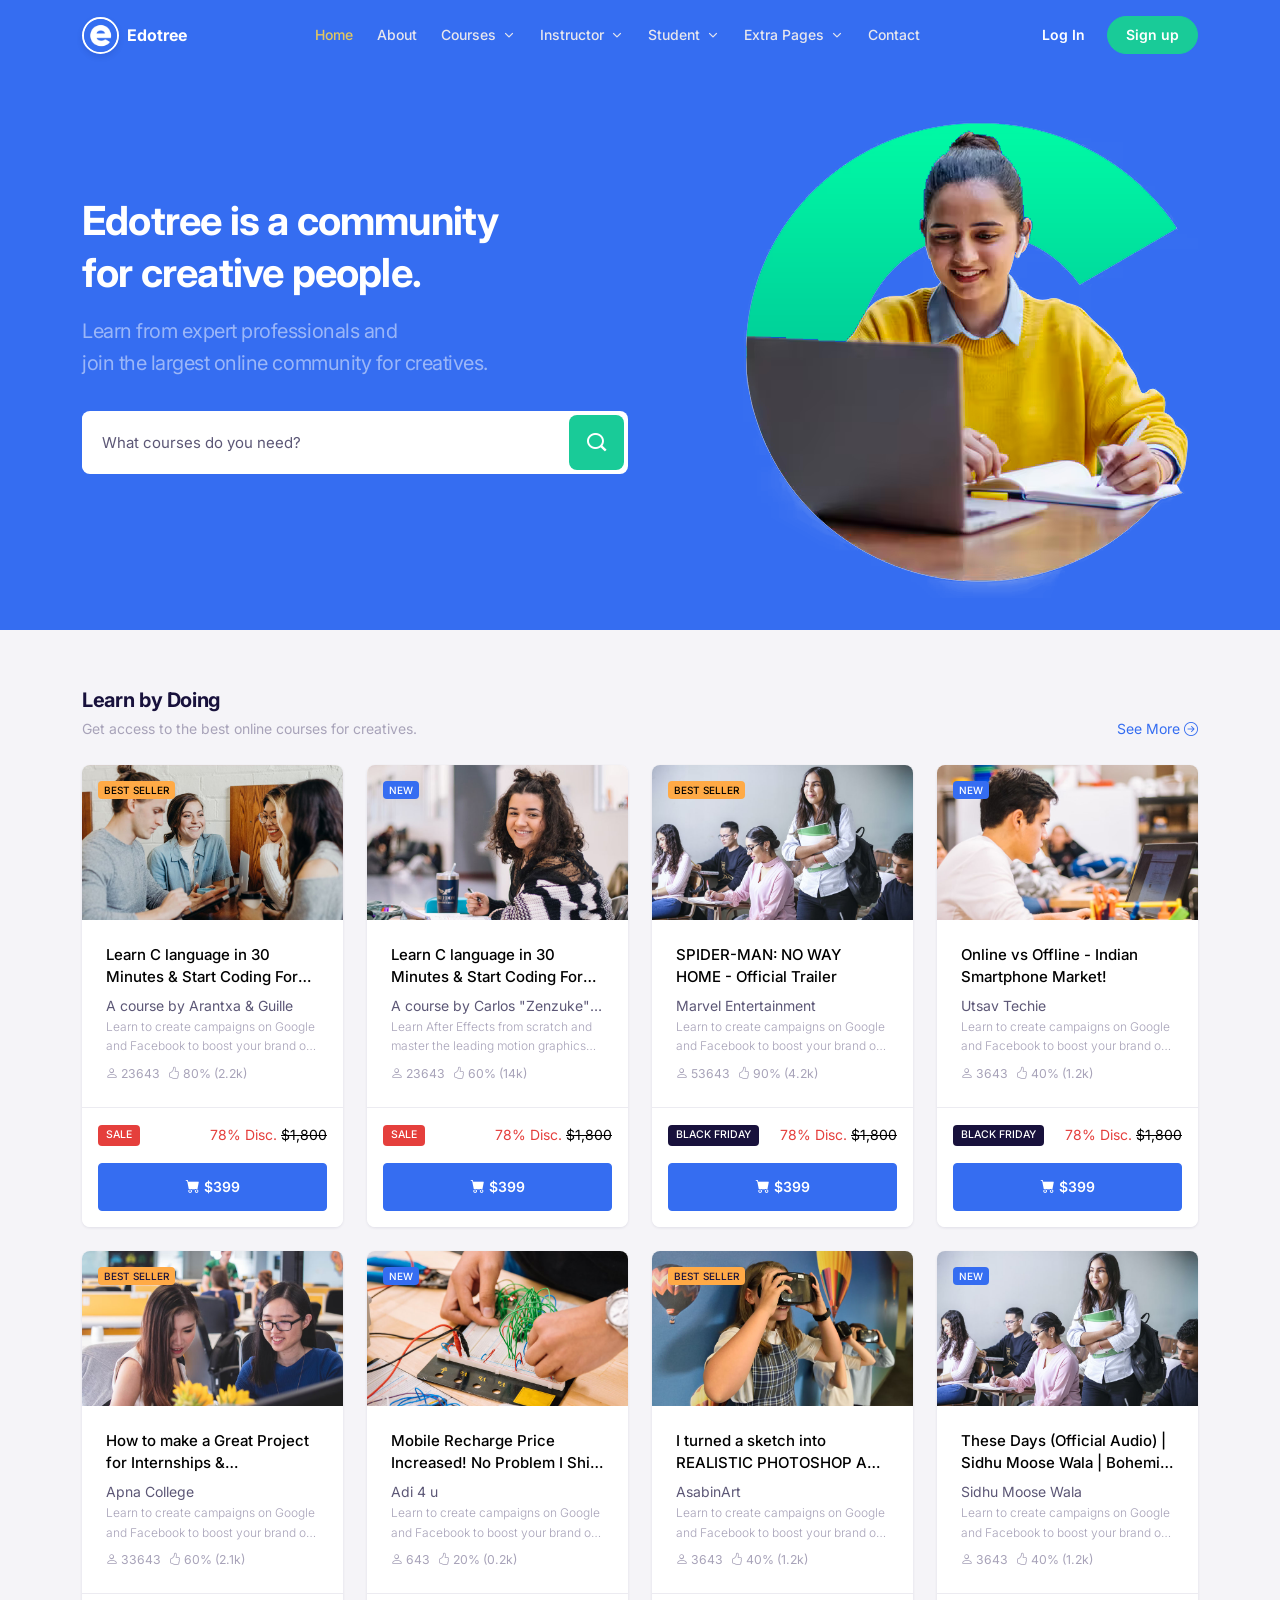
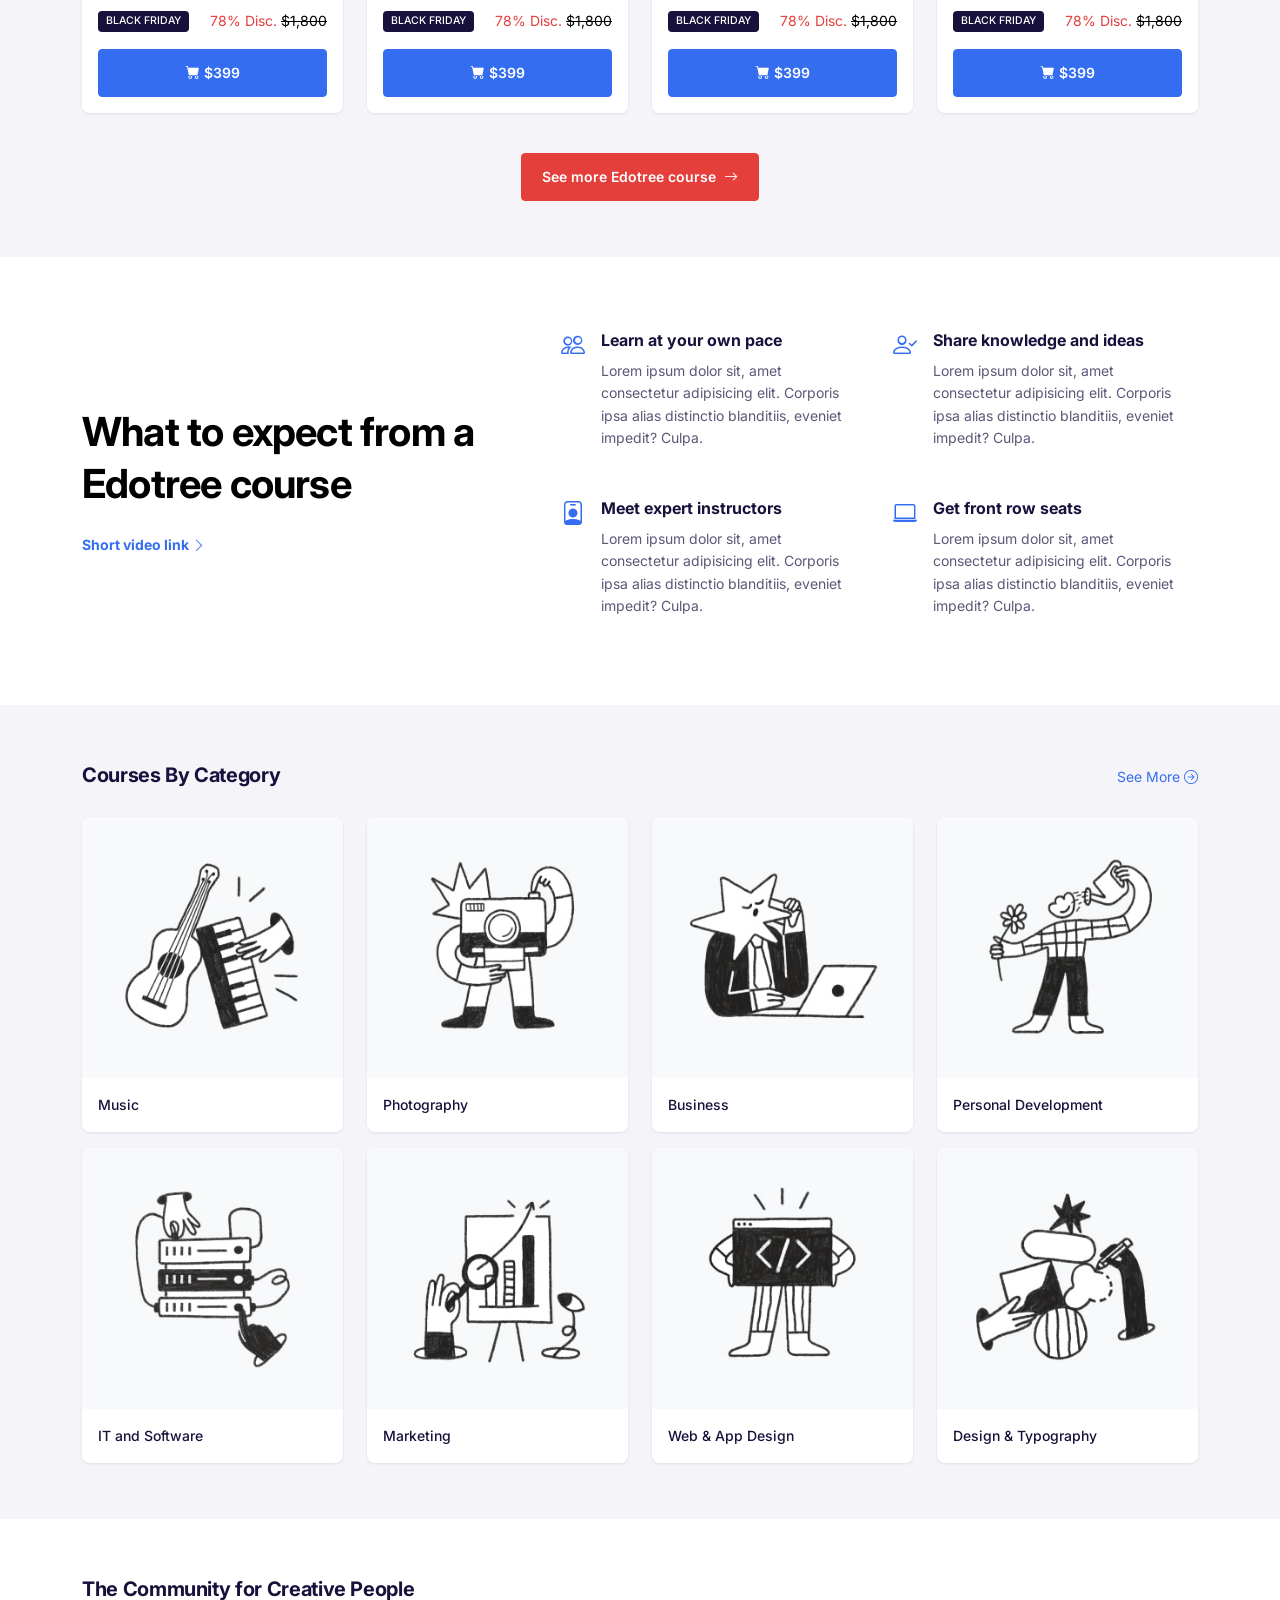
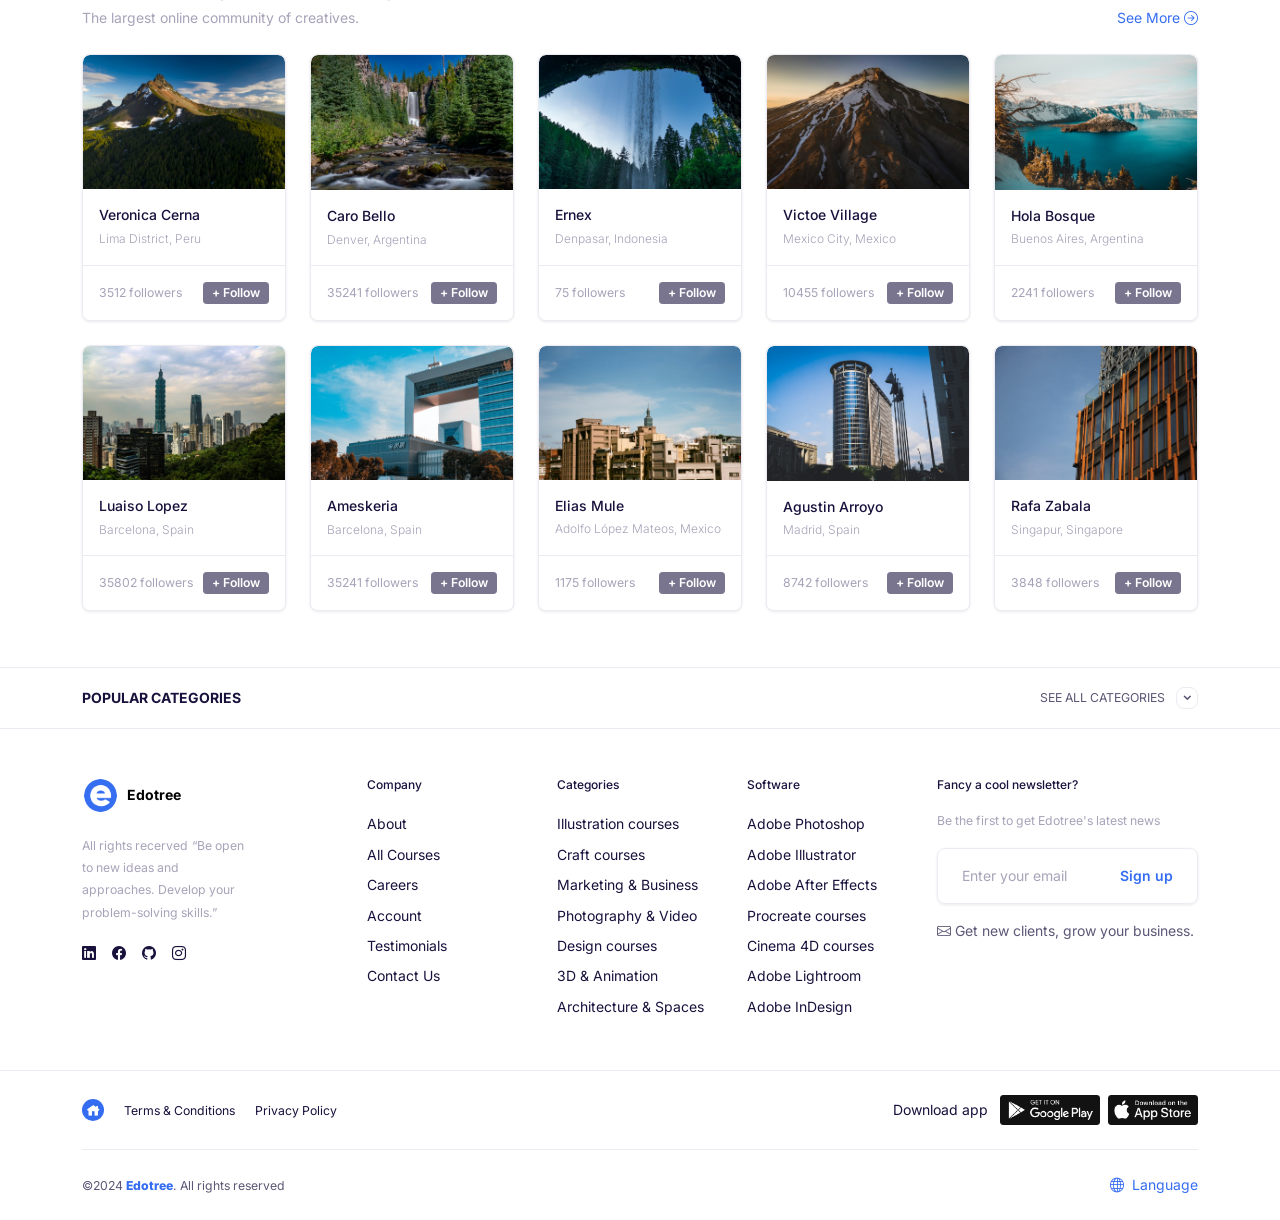
<file: index.html>
<!DOCTYPE html><html lang="en"><head>
      <!-- Required meta tags -->
      <meta charset="utf-8">
      <meta name="viewport" content="width=device-width, initial-scale=1">
      <link rel="icon" type="image/png" href="images/icon.png">
      <title>Edotree – Online Course & Education HTML5 Template</title>
      <meta name="description" content="Edotree">
      <meta name="keywords" content="Edotree">
      <!-- Custom Css -->
      <link href="css/style.css" rel="stylesheet">
      <!-- slick Slider -->
      <link href="css/slick.css" rel="stylesheet">
      <link href="css/slick-theme.css" rel="stylesheet">
      <!-- Icofont -->
      <link href="css/icofont.min.css" rel="stylesheet">
      <link rel="stylesheet" href="css/bootstrap-icons.css">
   </head>
   <body class="bg-light">
      <!-- navbar -->
      <nav class="navbar navbar-expand-lg navbar-dark bg-primary p-0 main-header-nav" id="nav-bar">
         <div class="container">
            <a href="index.html" class="brand d-flex align-items-center mb-0 text-decoration-none me-4 fw-bold h4 text-white">
            <img src="images/logo.png" alt="" class="img-fluid d-inline-block align-text-center me-2 rounded-pill border shadow">
            Edotree
            </a>
            <button class="navbar-toggler" type="button" data-bs-toggle="collapse" data-bs-target="#navbarSupportedContent" aria-controls="navbarSupportedContent" aria-expanded="false" aria-label="Toggle navigation">
            <span class="navbar-toggler-icon"></span>
            </button>
            <div class="collapse navbar-collapse" id="navbarSupportedContent">
               <ul class="navbar-nav mx-auto gap-2 mb-2 mb-lg-0">
                  <li class="nav-item mx-2">
                     <a class="nav-link px-0 py-4 active" href="index.html">Home</a>
                  </li>
                  <li class="nav-item mx-2">
                     <a class="nav-link px-0 py-4" href="about.html">About</a>
                  </li>
                  <li class="nav-item mx-2 dropdown">
                     <a class="nav-link dropdown-toggle px-0 py-4" href="#" role="button" data-bs-toggle="dropdown" aria-expanded="false">
                     Courses
                     </a>
                     <ul class="dropdown-menu m-0 border-0 shadow-sm p-2">
                        <li><a class="dropdown-item px-3 py-2 rounded" href="courses.html">All Courses</a></li>
                        <li><a class="dropdown-item px-3 py-2 rounded" href="courses-detail.html">Courses Detail</a></li>
                        <li><a class="dropdown-item px-3 py-2 rounded" href="successful.html">Order Successful</a></li>
                     </ul>
                  </li>
                  <li class="nav-item mx-2 dropdown">
                     <a class="nav-link dropdown-toggle px-0 py-4" href="#" role="button" data-bs-toggle="dropdown" aria-expanded="false">
                     Instructor
                     </a>
                     <ul class="dropdown-menu m-0 border-0 shadow-sm p-2">
                        <li><a class="dropdown-item px-3 py-2 rounded" href="Instructor/loginstruct.aspx">Log In</a></li>
                        
    
   
   
   <script src="js/jquery.min.js"></script>
   <!-- Bootstrap Bundle Js -->
   <script src="js/bootstrap.bundle.min.js"></script>
   <!-- Slick Js -->
   <script src="js/slick.min.js"></script>
   <!-- Custom Js -->
   <script src="js/custom.js"></script>
</body><!-- Jquery Js --></html>
                     </ul>
                  </li>
                  <li class="nav-item mx-2 dropdown">
                     <a class="nav-link dropdown-toggle px-0 py-4" href="#" role="button" data-bs-toggle="dropdown" aria-expanded="false">
                     Student
                     </a>
                     <ul class="dropdown-menu m-0 border-0 shadow-sm p-2">
                        <li><a class="dropdown-item px-3 py-2 rounded" href="student-billing-info.html">Billing Info</a></li>
                        <li><a class="dropdown-item px-3 py-2 rounded" href="student-delete-profile.html">Delete Profile</a></li>
                        <li><a class="dropdown-item px-3 py-2 rounded" href="student-edit-profile.html">Edit Profile</a></li>
                        <li><a class="dropdown-item px-3 py-2 rounded" href="student-invoice.html">Invoice</a></li>
                        <li><a class="dropdown-item px-3 py-2 rounded" href="student-linked-accounts.html">Linked Accounts</a></li>
                        <li><a class="dropdown-item px-3 py-2 rounded" href="student-notifications.html">Notifications</a></li>
                        <li><a class="dropdown-item px-3 py-2 rounded" href="student-payment.html">Payment</a></li>
                        <li><a class="dropdown-item px-3 py-2 rounded" href="student-profile-privacy.html">Profile Privacy</a></li>
                        <li><a class="dropdown-item px-3 py-2 rounded" href="student-security.html">Security</a></li>
                        <li><a class="dropdown-item px-3 py-2 rounded" href="student-social-profiles.html">Social Profiles</a></li>
                        <li><a class="dropdown-item px-3 py-2 rounded" href="student-subscriptions.html">Subscriptions</a></li>
                     </ul>
                  </li>
                  <li class="nav-item mx-2 dropdown">
                     <a class="nav-link dropdown-toggle px-0 py-4" href="#" role="button" data-bs-toggle="dropdown" aria-expanded="false">
                     Extra Pages
                     </a>
                     <ul class="dropdown-menu m-0 border-0 shadow-sm p-2">
                        <li><a class="dropdown-item px-3 py-2 rounded" href="signin.html">Login</a></li>
                        <li><a class="dropdown-item px-3 py-2 rounded" href="signup.html">Signup</a></li>
                        <li><a class="dropdown-item px-3 py-2 rounded" href="forgot.html">Forgot</a></li>
                        <li><a class="dropdown-item px-3 py-2 rounded" href="faq.html">FAQ</a></li>
                        <li><a class="dropdown-item px-3 py-2 rounded" href="careers.html">Careers</a></li>
                        <li><a class="dropdown-item px-3 py-2 rounded" href="testimonials.html">Testimonials</a></li>
                        <li><a class="dropdown-item px-3 py-2 rounded" href="terms-and-conditions.html">Terms & Conditions</a></li>
                        <li><a class="dropdown-item px-3 py-2 rounded" href="privacy-policy.html">Privacy Policy</a></li>
                        <li><a class="dropdown-item px-3 py-2 rounded" href="404.html">Not Found 404</a></li>
                     </ul>
                  </li>
                  <li class="nav-item mx-2">
                     <a class="nav-link px-0 py-4" href="contact.html">Contact</a>
                  </li>
               </ul>
               <div class="d-flex gap-1 align-items-center main-header-nav-right">
                  <a href="Login.aspx" class="btn text-decoration-none text-white rounded-pill border-0">Log In</a>
                  <a href="Registration.aspx" type="button" class="btn btn-success rounded-pill">Sign up</a>
               </div>
            </div>
         </div>
      </nav>
      <!-- Banner Search -->
      <div class="banner-search bg-primary py-5">
         <div class="container">
            <div class="row flex-lg-row-reverse align-items-center">
               <div class="col-12 col-lg-6 text-end">
                  <img src="images/hero-img.png" class="img-fluid" alt="#" loading="lazy">
               </div>
               <div class="col-lg-6">
                  <h1 class="fw-bold text-white display-4 mb-3">Edotree is a community <br>for creative people.</h1>
                  <p class="lead text-white-50 mb-0">Learn from expert professionals and<br> join
                     the largest online community for creatives.
                  </p>
                  <form action="courses.html" class="pt-2 mb-5">
                     <div class="d-flex mt-4 bg-white rounded-3 align-items-center services-search-form overflow-hidden">
                        <div class="form-floating services-search-form-service">
                           <input type="text" class="form-control border-0" id="sservice" placeholder="Enter Service...">
                           <label for="sservice">What <span class="text-body">courses</span> do you need?</label>
                        </div>
                        <button class="btn btn-success border-0 d-flex align-items-center rounded-3 text-uppercase m-1" type="submit"><i class="icofont-search-1"></i></button>
                     </div>
                  </form>
               </div>
            </div>
         </div>
      </div>
      <!-- sections -->
      <section class="bg-light py-5">
         <div class="container py-4">
            <div class="d-flex align-items-end gap-2 mb-4">
               <div>
                  <h3 class="pb-0 fw-bold text-dark mb-1">Learn by Doing</h3>
                  <p class="text-muted m-0">Get access to the best online courses for creatives.</p>
               </div>
               <a href="courses.html" class="text-decoration-none text-primary ms-auto">See More <i class="bi bi-arrow-right-circle"></i></a>
            </div>
            <!-- 1st video -->
            <div class="row row-cols-1 row-cols-md-2 row-cols-lg-4 g-4">
               <div class="col">
                  <div class="card h-100 border-0 shadow-sm rounded-3 overflow-hidden video-card-item position-relative">
                     <img src="images/1.jpg" class="img-fluid" alt="#" loading="lazy">
                     <div class="card-body">
                        <h6 class="card-title pb-3 text-black mb-0">
                           <span class="bg-warning badge text-black me-2">BEST SELLER</span>Learn C
                           language in 30 Minutes & Start Coding For Beginners in Hindi
                        </h6>
                        <p class="card-text mb-0">A course by Arantxa & Guille</p>
                        <div class="card-text text-muted small">Learn to create campaigns on Google and Facebook to boost
                           your brand or business
                        </div>
                        <div class="text-muted gap-2 pt-2 small d-flex">
                           <span><i class="bi bi-person"></i> 23643</span>
                           <span><i class="bi bi-hand-thumbs-up"></i> 80% (2.2k)</span>
                        </div>
                     </div>
                     <div class="card-footer border-0 bg-white border-top p-3">
                        <div class="d-flex align-items-center justify-content-between mb-3">
                           <span class="badge bg-danger text-white">SALE</span>
                           <div class="card-price text-danger">78% Disc. <del class="text-black">$1,800</del></div>
                        </div>
                        <div class="d-grid"><button class="btn btn-primary">
                           <i class="bi bi-cart-fill"></i> $399
                           </button>
                        </div>
                     </div>
                     <a href="courses-detail.html" class="stretched-link"></a>
                  </div>
               </div>
               <!-- 2nd video -->
               <div class="col">
                  <div class="card h-100 border-0 shadow-sm rounded-3 overflow-hidden video-card-item position-relative">
                     <img src="images/2.jpg" class="img-fluid" alt="#" loading="lazy">
                     <div class="card-body">
                        <h6 class="card-title pb-3 text-black mb-0">
                           <span class="bg-primary badge me-2">NEW</span>Learn C
                           language in 30 Minutes & Start Coding For Beginners in Hindi
                        </h6>
                        <p class="card-text mb-0">A course by Carlos "Zenzuke" Albarrán</p>
                        <div class="card-text text-muted small">Learn After Effects from scratch and master the leading motion graphics and post-</div>
                        <div class="text-muted gap-2 pt-2 small d-flex">
                           <span><i class="bi bi-person"></i> 23643</span>
                           <span><i class="bi bi-hand-thumbs-up"></i> 60% (14k)</span>
                        </div>
                     </div>
                     <div class="card-footer border-0 bg-white border-top p-3">
                        <div class="d-flex align-items-center justify-content-between mb-3">
                           <span class="badge bg-danger text-white">SALE</span>
                           <div class="card-price text-danger">78% Disc. <del class="text-black">$1,800</del></div>
                        </div>
                        <div class="d-grid"><button class="btn btn-primary">
                           <i class="bi bi-cart-fill"></i> $399
                           </button>
                        </div>
                     </div>
                     <a href="courses-detail.html" class="stretched-link"></a>
                  </div>
               </div>
               <!-- 3rd video -->
               <div class="col">
                  <div class="card h-100 border-0 shadow-sm rounded-3 overflow-hidden video-card-item position-relative">
                     <img src="images/3.jpg" class="img-fluid" alt="#" loading="lazy">
                     <div class="card-body">
                        <h6 class="card-title pb-3 text-black mb-0">
                           <span class="bg-warning badge text-black me-2">BEST SELLER</span>SPIDER-MAN: NO WAY HOME - Official Trailer
                        </h6>
                        <p class="card-text mb-0">
                           Marvel Entertainment
                        </p>
                        <div class="card-text text-muted small">Learn to create campaigns on Google and Facebook to boost
                           your brand or business
                        </div>
                        <div class="text-muted gap-2 pt-2 small d-flex">
                           <span><i class="bi bi-person"></i> 53643</span>
                           <span><i class="bi bi-hand-thumbs-up"></i> 90% (4.2k)</span>
                        </div>
                     </div>
                     <div class="card-footer border-0 bg-white border-top p-3">
                        <div class="d-flex align-items-center justify-content-between mb-3">
                           <span class="badge bg-dark text-white">BLACK FRIDAY</span>
                           <div class="card-price text-danger">78% Disc. <del class="text-black">$1,800</del></div>
                        </div>
                        <div class="d-grid"><button class="btn btn-primary">
                           <i class="bi bi-cart-fill"></i> $399
                           </button>
                        </div>
                     </div>
                     <a href="courses-detail.html" class="stretched-link"></a>
                  </div>
               </div>
               <!-- 4th video -->
               <div class="col">
                  <div class="card h-100 border-0 shadow-sm rounded-3 overflow-hidden video-card-item position-relative">
                     <img src="images/4.jpg" class="img-fluid" alt="#" loading="lazy">
                     <div class="card-body">
                        <h6 class="card-title pb-3 text-black mb-0">
                           <span class="bg-primary badge me-2">NEW</span>
                           Online vs Offline - Indian Smartphone Market!
                        </h6>
                        <p class="card-text mb-0">
                           Utsav Techie
                        </p>
                        <div class="card-text text-muted small">Learn to create campaigns on Google and Facebook to boost
                           your brand or business
                        </div>
                        <div class="text-muted gap-2 pt-2 small d-flex">
                           <span><i class="bi bi-person"></i> 3643</span>
                           <span><i class="bi bi-hand-thumbs-up"></i> 40% (1.2k)</span>
                        </div>
                     </div>
                     <div class="card-footer border-0 bg-white border-top p-3">
                        <div class="d-flex align-items-center justify-content-between mb-3">
                           <span class="badge bg-dark text-white">BLACK FRIDAY</span>
                           <div class="card-price text-danger">78% Disc. <del class="text-black">$1,800</del></div>
                        </div>
                        <div class="d-grid"><button class="btn btn-primary">
                           <i class="bi bi-cart-fill"></i> $399
                           </button>
                        </div>
                     </div>
                     <a href="courses-detail.html" class="stretched-link"></a>
                  </div>
               </div>
               <!-- 5th video -->
               <div class="col">
                  <div class="card h-100 border-0 shadow-sm rounded-3 overflow-hidden video-card-item position-relative">
                     <img src="images/5.jpg" class="img-fluid" alt="#" loading="lazy">
                     <div class="card-body">
                        <h6 class="card-title pb-3 text-black mb-0">
                           <span class="bg-warning text-dark badge me-2">BEST SELLER</span>
                           How to make a Great Project for Internships & Placements?
                        </h6>
                        <p class="card-text mb-0">
                           Apna College
                        </p>
                        <div class="card-text text-muted small">Learn to create campaigns on Google and Facebook to boost
                           your brand or business
                        </div>
                        <div class="text-muted gap-2 pt-2 small d-flex">
                           <span><i class="bi bi-person"></i> 33643</span>
                           <span><i class="bi bi-hand-thumbs-up"></i> 60% (2.1k)</span>
                        </div>
                     </div>
                     <div class="card-footer border-0 bg-white border-top p-3">
                        <div class="d-flex align-items-center justify-content-between mb-3">
                           <span class="badge bg-dark text-white">BLACK FRIDAY</span>
                           <div class="card-price text-danger">78% Disc. <del class="text-black">$1,800</del></div>
                        </div>
                        <div class="d-grid"><button class="btn btn-primary">
                           <i class="bi bi-cart-fill"></i> $399
                           </button>
                        </div>
                     </div>
                     <a href="courses-detail.html" class="stretched-link"></a>
                  </div>
               </div>
               <!-- 6th video -->
               <div class="col">
                  <div class="card h-100 border-0 shadow-sm rounded-3 overflow-hidden video-card-item position-relative">
                     <img src="images/6.jpg" class="img-fluid" alt="#" loading="lazy">
                     <div class="card-body">
                        <h6 class="card-title pb-3 text-black mb-0">
                           <span class="bg-primary badge me-2">NEW</span>
                           Mobile Recharge Price Increased! No Problem I Shift on this? Airtel, Jio, Vi Price Hike
                        </h6>
                        <p class="card-text mb-0">Adi 4 u</p>
                        <div class="card-text text-muted small">Learn to create campaigns on Google and Facebook to boost
                           your brand or business
                        </div>
                        <div class="text-muted gap-2 pt-2 small d-flex">
                           <span><i class="bi bi-person"></i> 643</span>
                           <span><i class="bi bi-hand-thumbs-up"></i> 20% (0.2k)</span>
                        </div>
                     </div>
                     <div class="card-footer border-0 bg-white border-top p-3">
                        <div class="d-flex align-items-center justify-content-between mb-3">
                           <span class="badge bg-dark text-white">BLACK FRIDAY</span>
                           <div class="card-price text-danger">78% Disc. <del class="text-black">$1,800</del></div>
                        </div>
                        <div class="d-grid"><button class="btn btn-primary">
                           <i class="bi bi-cart-fill"></i> $399
                           </button>
                        </div>
                     </div>
                     <a href="courses-detail.html" class="stretched-link"></a>
                  </div>
               </div>
               <!-- 7th video -->
               <div class="col">
                  <div class="card h-100 border-0 shadow-sm rounded-3 overflow-hidden video-card-item position-relative">
                     <img src="images/7.jpg" class="img-fluid" alt="#" loading="lazy">
                     <div class="card-body">
                        <h6 class="card-title pb-3 text-black mb-0">
                           <span class="bg-warning text-dark badge me-2">BEST SELLER</span>
                           I turned a sketch into REALISTIC PHOTOSHOP ART with 40 Stock Photos / VIDEO TUTORIAL
                        </h6>
                        <p class="card-text mb-0">
                           AsabinArt
                        </p>
                        <div class="card-text text-muted small">Learn to create campaigns on Google and Facebook to boost
                           your brand or business
                        </div>
                        <div class="text-muted gap-2 pt-2 small d-flex">
                           <span><i class="bi bi-person"></i> 3643</span>
                           <span><i class="bi bi-hand-thumbs-up"></i> 40% (1.2k)</span>
                        </div>
                     </div>
                     <div class="card-footer border-0 bg-white border-top p-3">
                        <div class="d-flex align-items-center justify-content-between mb-3">
                           <span class="badge bg-dark text-white">BLACK FRIDAY</span>
                           <div class="card-price text-danger">78% Disc. <del class="text-black">$1,800</del></div>
                        </div>
                        <div class="d-grid"><button class="btn btn-primary">
                           <i class="bi bi-cart-fill"></i> $399
                           </button>
                        </div>
                     </div>
                     <a href="courses-detail.html" class="stretched-link"></a>
                  </div>
               </div>
               <!-- 8th video -->
               <div class="col">
                  <div class="card h-100 border-0 shadow-sm rounded-3 overflow-hidden video-card-item position-relative">
                     <img src="images/3.jpg" class="img-fluid" alt="#" loading="lazy">
                     <div class="card-body">
                        <h6 class="card-title pb-3 text-black mb-0">
                           <span class="bg-primary badge me-2">NEW</span>
                           These Days (Official Audio) | Sidhu Moose Wala | Bohemia | The Kidd | Moosetape
                        </h6>
                        <p class="card-text mb-0">
                           Sidhu Moose Wala 
                        </p>
                        <div class="card-text text-muted small">Learn to create campaigns on Google and Facebook to boost
                           your brand or business
                        </div>
                        <div class="text-muted gap-2 pt-2 small d-flex">
                           <span><i class="bi bi-person"></i> 3643</span>
                           <span><i class="bi bi-hand-thumbs-up"></i> 40% (1.2k)</span>
                        </div>
                     </div>
                     <div class="card-footer border-0 bg-white border-top p-3">
                        <div class="d-flex align-items-center justify-content-between mb-3">
                           <span class="badge bg-dark text-white">BLACK FRIDAY</span>
                           <div class="card-price text-danger">78% Disc. <del class="text-black">$1,800</del></div>
                        </div>
                        <div class="d-grid"><button class="btn btn-primary">
                           <i class="bi bi-cart-fill"></i> $399
                           </button>
                        </div>
                     </div>
                     <a href="courses-detail.html" class="stretched-link"></a>
                  </div>
               </div>
            </div>
         </div>
         <div class="text-center mt-3 pb-4">
            <a href="courses.html" class="btn btn-danger">See more Edotree course  <i class="bi bi-arrow-right"></i></a>
         </div>
         
      </section>
      <!-- Edotree course 1st row -->
      <div class="feature-list d-none d-sm-block py-5 bg-white">
         <div class="container">
            <div class="row align-items-center py-4">
               <div class="col-lg-5 col-12">
                  <div>
                     <h1 class="fw-bold text-black display-4 mb-4">What to expect from a Edotree course</h1>
                     <a href="about.html" class="text-decoration-none fw-bold fs-5">Short video link <i class="bi bi-chevron-right"></i></a>
                  </div>
               </div>
               <div class="col-lg-7 col-12">
                  <div class="row row-cols-1 row-cols-md-2">
                     <div class="col p-3">
                        <div class="gap-3 d-flex">
                           <div><i class="bi bi-people text-primary h2"></i></div>
                           <div>
                              <h4 class="fw-bold text-dark">Learn at your own pace</h4>
                              <p>Lorem ipsum dolor sit, amet consectetur adipisicing elit. Corporis ipsa alias distinctio blanditiis,
                                 eveniet impedit? Culpa.
                              </p>
                           </div>
                        </div>
                     </div>
                     <div class="col p-3">
                        <div class="gap-3 d-flex">
                           <div><i class="bi bi-person-check text-primary h2"></i></div>
                           <div>
                              <h4 class="fw-bold text-dark">Share knowledge and ideas</h4>
                              <p>Lorem ipsum dolor sit, amet consectetur adipisicing elit. Corporis ipsa alias distinctio blanditiis,
                                 eveniet impedit? Culpa.
                              </p>
                           </div>
                        </div>
                     </div>
                     <div class="col p-3">
                        <div class="gap-3 d-flex">
                           <div><i class="bi bi-person-badge text-primary h2"></i></div>
                           <div>
                              <h4 class="fw-bold text-dark">Meet expert instructors</h4>
                              <p>Lorem ipsum dolor sit, amet consectetur adipisicing elit. Corporis ipsa alias distinctio blanditiis,
                                 eveniet impedit? Culpa.
                              </p>
                           </div>
                        </div>
                     </div>
                     <div class="col p-3">
                        <div class="gap-3 d-flex">
                           <div><i class="bi bi-laptop text-primary h2"></i></div>
                           <div>
                              <h4 class="fw-bold text-dark">Get front row seats</h4>
                              <p>Lorem ipsum dolor sit, amet consectetur adipisicing elit. Corporis ipsa alias distinctio blanditiis,
                                 eveniet impedit? Culpa.
                              </p>
                           </div>
                        </div>
                     </div>
                  </div>
               </div>
            </div>
         </div>
      </div>
      <!-- Courses -->
      <main class="bg-light py-5">
         <div class="container py-4">
            <div class="d-flex align-items-center gap-2 mb-4">
               <div>
                  <h3 class="pb-0 fw-bold text-dark mb-1">Courses By Category</h3>
               </div>
               <a href="courses.html" class="text-decoration-none text-primary ms-auto">See More <i class="bi bi-arrow-right-circle"></i></a>
            </div>
            <div class="row gy-3 row-cols-xl-4 row-cols-lg-4 row-cols-md-3 row-cols-2">
               <div class="col">
                  <div class="card h-100 border-0 shadow-sm rounded-3 overflow-hidden video-card-item position-relative cat-itemm">
                     <img src="images/1.jpeg" class="img-fluid">
                     <div class="card-body p-3">
                        <h6 class="card-title m-0">Music</h6>
                     </div>
                     <a href="courses.html" class="stretched-link"></a>
                  </div>
               </div>
               <div class="col">
                  <div class="card h-100 border-0 shadow-sm rounded-3 overflow-hidden video-card-item position-relative cat-itemm">
                     <img src="images/2.jpeg" class="img-fluid">
                     <div class="card-body p-3">
                        <h6 class="card-title m-0">Photography</h6>
                     </div>
                     <a href="courses.html" class="stretched-link"></a>
                  </div>
               </div>
               <div class="col">
                  <div class="card h-100 border-0 shadow-sm rounded-3 overflow-hidden video-card-item position-relative cat-itemm">
                     <img src="images/3.jpeg" class="img-fluid">
                     <div class="card-body p-3">
                        <h6 class="card-title m-0">Business</h6>
                     </div>
                     <a href="courses.html" class="stretched-link"></a>
                  </div>
               </div>
               <div class="col">
                  <div class="card h-100 border-0 shadow-sm rounded-3 overflow-hidden video-card-item position-relative cat-itemm">
                     <img src="images/4.jpeg" class="img-fluid">
                     <div class="card-body p-3">
                        <h6 class="card-title m-0">Personal Development</h6>
                     </div>
                     <a href="courses.html" class="stretched-link"></a>
                  </div>
               </div>
               <div class="col">
                  <div class="card h-100 border-0 shadow-sm rounded-3 overflow-hidden video-card-item position-relative cat-itemm">
                     <img src="images/5.jpeg" class="img-fluid">
                     <div class="card-body p-3">
                        <h6 class="card-title m-0">IT and Software</h6>
                     </div>
                     <a href="courses.html" class="stretched-link"></a>
                  </div>
               </div>
               <!-- 2nd row -->
               <div class="col">
                  <div class="card h-100 border-0 shadow-sm rounded-3 overflow-hidden video-card-item position-relative cat-itemm">
                     <img src="images/6.jpeg" class="img-fluid">
                     <div class="card-body p-3">
                        <h6 class="card-title m-0">Marketing</h6>
                     </div>
                     <a href="courses.html" class="stretched-link"></a>
                  </div>
               </div>
               <div class="col">
                  <div class="card h-100 border-0 shadow-sm rounded-3 overflow-hidden video-card-item position-relative cat-itemm">
                     <img src="images/7.jpeg" class="img-fluid">
                     <div class="card-body p-3">
                        <h6 class="card-title m-0">Web & App Design</h6>
                     </div>
                     <a href="courses.html" class="stretched-link"></a>
                  </div>
               </div>
               <div class="col">
                  <div class="card h-100 border-0 shadow-sm rounded-3 overflow-hidden video-card-item position-relative cat-itemm">
                     <img src="images/8.jpeg" class="img-fluid">
                     <div class="card-body p-3">
                        <h6 class="card-title m-0">Design & Typography</h6>
                     </div>
                     <a href="courses.html" class="stretched-link"></a>
                  </div>
               </div>
            </div>
         </div>
      </main>
      <section class="bg-white py-5 feature-list">
         <div class="container py-4">
            <div class="d-flex align-items-end gap-2 mb-4">
               <div>
                  <h3 class="pb-0 fw-bold text-dark mb-1">The Community for Creative People</h3>
                  <p class="text-muted m-0">The largest online community of creatives.</p>
               </div>
               <a href="courses.html" class="text-decoration-none text-primary ms-auto">See More <i class="bi bi-arrow-right-circle"></i></a>
            </div>
            <div class="row row-cols-1 row-cols-md-2 row-cols-lg-4 row-cols-xl-5 g-4">
               <!-- 1st mage -->
               <div class="col">
                  <div class="card h-100 shadow-sm rounded-3 overflow-hidden video-card-item border position-relative">
                     <img src="images/communities1.jpg" class="card-img-top" alt="...">
                     <div class="card-body p-3">
                        <h5 class="card-title mb-1 text-dark">Veronica Cerna</h5>
                        <p class="card-text text-muted small">Lima District, Peru</p>
                     </div>
                     <div class="card-footer bg-white border-0 d-flex align-items-center justify-content-between p-3 border-top">
                        <p class="text-muted small mb-0">3512 followers</p>
                        <button type="button" class="btn btn-secondary btn-sm px-2 py-0">+ Follow</button>
                     </div>
                     <a href="courses.html" class="stretched-link"></a>
                  </div>
               </div>
               <!-- 2nd image -->
               <div class="col">
                  <div class="card h-100 shadow-sm rounded-3 overflow-hidden video-card-item border position-relative">
                     <img src="images/communities2.jpg" class="card-img-top" alt="...">
                     <div class="card-body p-3">
                        <h5 class="card-title mb-1 text-dark">Caro Bello</h5>
                        <p class="card-text text-muted small">Denver, Argentina</p>
                     </div>
                     <div class="card-footer bg-white border-0 d-flex align-items-center justify-content-between p-3 border-top">
                        <p class="text-muted small mb-0">35241 followers</p>
                        <button type="button" class="btn btn-secondary btn-sm px-2 py-0">+ Follow</button>
                     </div>
                     <a href="courses.html" class="stretched-link"></a>
                  </div>
               </div>
               <!-- 3rd image -->
               <div class="col">
                  <div class="card h-100 shadow-sm rounded-3 overflow-hidden video-card-item border position-relative">
                     <img src="images/communities3.jpg" class="card-img-top" alt="...">
                     <div class="card-body p-3">
                        <h5 class="card-title mb-1 text-dark">Ernex</h5>
                        <p class="card-text text-muted small">Denpasar, Indonesia</p>
                     </div>
                     <div class="card-footer bg-white border-0 d-flex align-items-center justify-content-between p-3 border-top">
                        <p class="text-muted small mb-0">75 followers</p>
                        <button type="button" class="btn btn-secondary btn-sm px-2 py-0">+ Follow</button>
                     </div>
                     <a href="courses.html" class="stretched-link"></a>
                  </div>
               </div>
               <!-- 4th image -->
               <div class="col">
                  <div class="card h-100 shadow-sm rounded-3 overflow-hidden video-card-item border position-relative">
                     <img src="images/communities4.jpg" class="card-img-top" alt="...">
                     <div class="card-body p-3">
                        <h5 class="card-title mb-1 text-dark">Victoe Village</h5>
                        <p class="card-text text-muted small">Mexico City, Mexico</p>
                     </div>
                     <div class="card-footer bg-white border-0 d-flex align-items-center justify-content-between p-3 border-top">
                        <p class="text-muted small mb-0">10455 followers</p>
                        <button type="button" class="btn btn-secondary btn-sm px-2 py-0">+ Follow</button>
                     </div>
                     <a href="courses.html" class="stretched-link"></a>
                  </div>
               </div>
               <!-- 5th image -->
               <div class="col">
                  <div class="card h-100 shadow-sm rounded-3 overflow-hidden video-card-item border position-relative">
                     <img src="images/communities5.jpg" class="card-img-top" alt="...">
                     <div class="card-body p-3">
                        <h5 class="card-title mb-1 text-dark">Hola Bosque</h5>
                        <p class="card-text text-muted small">Buenos Aires, Argentina</p>
                     </div>
                     <div class="card-footer bg-white border-0 d-flex align-items-center justify-content-between p-3 border-top">
                        <p class="text-muted small mb-0">2241 followers</p>
                        <button type="button" class="btn btn-secondary btn-sm px-2 py-0">+ Follow</button>
                     </div>
                     <a href="courses.html" class="stretched-link"></a>
                  </div>
               </div>
               <!-- 6th image -->
               <div class="col">
                  <div class="card h-100 shadow-sm rounded-3 overflow-hidden video-card-item border position-relative">
                     <img src="images/communities6.jpg" class="card-img-top" alt="...">
                     <div class="card-body p-3">
                        <h5 class="card-title mb-1 text-dark">Luaiso Lopez</h5>
                        <p class="card-text text-muted small">Barcelona, Spain</p>
                     </div>
                     <div class="card-footer bg-white border-0 d-flex align-items-center justify-content-between p-3 border-top">
                        <p class="text-muted small mb-0">35802 followers</p>
                        <button type="button" class="btn btn-secondary btn-sm px-2 py-0">+ Follow</button>
                     </div>
                     <a href="courses.html" class="stretched-link"></a>
                  </div>
               </div>
               <!-- 7th image -->
               <div class="col">
                  <div class="card h-100 shadow-sm rounded-3 overflow-hidden video-card-item border position-relative">
                     <img src="images/communities7.jpg" class="card-img-top" alt="...">
                     <div class="card-body p-3">
                        <h5 class="card-title mb-1 text-dark">Ameskeria</h5>
                        <p class="card-text text-muted small">Barcelona, Spain</p>
                     </div>
                     <div class="card-footer bg-white border-0 d-flex align-items-center justify-content-between p-3 border-top">
                        <p class="text-muted small mb-0">35241 followers</p>
                        <button type="button" class="btn btn-secondary btn-sm px-2 py-0">+ Follow</button>
                     </div>
                     <a href="courses.html" class="stretched-link"></a>
                  </div>
               </div>
               <!-- 8th image -->
               <div class="col">
                  <div class="card h-100 shadow-sm rounded-3 overflow-hidden video-card-item border position-relative">
                     <img src="images/communities8.jpg" class="card-img-top" alt="...">
                     <div class="card-body p-3">
                        <h5 class="card-title mb-1 text-dark">Elias Mule</h5>
                        <p class="card-text text-muted small">Adolfo López Mateos, Mexico</p>
                     </div>
                     <div class="card-footer bg-white border-0 d-flex align-items-center justify-content-between p-3 border-top">
                        <p class="text-muted small mb-0">1175 followers</p>
                        <button type="button" class="btn btn-secondary btn-sm px-2 py-0">+ Follow</button>
                     </div>
                     <a href="courses.html" class="stretched-link"></a>
                  </div>
               </div>
               <!-- 9th image -->
               <div class="col">
                  <div class="card h-100 shadow-sm rounded-3 overflow-hidden video-card-item border position-relative">
                     <img src="images/communities9.jpg" class="card-img-top" alt="...">
                     <div class="card-body p-3">
                        <h5 class="card-title mb-1 text-dark">Agustin Arroyo</h5>
                        <p class="card-text text-muted small">Madrid, Spain</p>
                     </div>
                     <div class="card-footer bg-white border-0 d-flex align-items-center justify-content-between p-3 border-top">
                        <p class="text-muted small mb-0">8742 followers</p>
                        <button type="button" class="btn btn-secondary btn-sm px-2 py-0">+ Follow</button>
                     </div>
                     <a href="courses.html" class="stretched-link"></a>
                  </div>
               </div>
               <!-- 10th image -->
               <div class="col">
                  <div class="card h-100 shadow-sm rounded-3 overflow-hidden video-card-item border position-relative">
                     <img src="images/communities10.jpg" class="card-img-top" alt="...">
                     <div class="card-body p-3">
                        <h5 class="card-title mb-1 text-dark">Rafa Zabala</h5>
                        <p class="card-text text-muted small">Singapur, Singapore</p>
                     </div>
                     <div class="card-footer bg-white border-0 d-flex align-items-center justify-content-between p-3 border-top">
                        <p class="text-muted small mb-0">3848 followers</p>
                        <button type="button" class="btn btn-secondary btn-sm px-2 py-0">+ Follow</button>
                     </div>
                     <a href="courses.html" class="stretched-link"></a>
                  </div>
               </div>
            </div>
         </div>
         
      </section>
      <!-- Refer and get free services -->
      <div class="bg-white border-top border-bottom cities-footer">
         <div>
            <div class="container">
               <a class="w-100 text-body text-decoration-none py-3 d-block" data-bs-toggle="collapse" href="#collapseExample" role="button" aria-expanded="false" aria-controls="collapseExample">
                  <div class="d-flex flex-wrap justify-content-between align-items-center py-1">
                     <h6 class="m-0 h5 text-dark fw-bold">POPULAR CATEGORIES</h6>
                     <small>SEE ALL CATEGORIES <i class="icofont-rounded-down border p-1 ms-2 rounded-3"></i></small>
                  </div>
               </a>
            </div>
         </div>
         <div class="collapse border-top" id="collapseExample">
            <div class="container py-4">
               <div class="row">
                  <div class="col-6 col-lg-3 col-md-3"><a class="py-1 text-decoration-none d-block w-100 link-dark" href="courses.html">llustration courses</a></div>
                  <div class="col-6 col-lg-3 col-md-3"><a class="py-1 text-decoration-none d-block w-100 link-dark" href="courses.html">Craft courses</a></div>
                  <div class="col-6 col-lg-3 col-md-3"><a class="py-1 text-decoration-none d-block w-100 link-dark" href="courses.html">Marketing & Business courses</a></div>
                  <div class="col-6 col-lg-3 col-md-3"><a class="py-1 text-decoration-none d-block w-100 link-dark" href="courses.html">Photography & Video courses</a></div>
                  <div class="col-6 col-lg-3 col-md-3"><a class="py-1 text-decoration-none d-block w-100 link-dark" href="courses.html">Design courses</a></div>
                  <div class="col-6 col-lg-3 col-md-3"><a class="py-1 text-decoration-none d-block w-100 link-dark" href="courses.html">3D & Animation courses</a></div>
                  <div class="col-6 col-lg-3 col-md-3"><a class="py-1 text-decoration-none d-block w-100 link-dark" href="courses.html">Architecture & Spaces courses</a></div>
                  <div class="col-6 col-lg-3 col-md-3"><a class="py-1 text-decoration-none d-block w-100 link-dark" href="courses.html">Web & App Design courses</a></div>
                  <div class="col-6 col-lg-3 col-md-3"><a class="py-1 text-decoration-none d-block w-100 link-dark" href="courses.html">llustration courses</a></div>
                  <div class="col-6 col-lg-3 col-md-3"><a class="py-1 text-decoration-none d-block w-100 link-dark" href="courses.html">Craft courses</a></div>
                  <div class="col-6 col-lg-3 col-md-3"><a class="py-1 text-decoration-none d-block w-100 link-dark" href="courses.html">Marketing & Business courses</a></div>
                  <div class="col-6 col-lg-3 col-md-3"><a class="py-1 text-decoration-none d-block w-100 link-dark" href="courses.html">Photography & Video courses</a></div>
                  <div class="col-6 col-lg-3 col-md-3"><a class="py-1 text-decoration-none d-block w-100 link-dark" href="courses.html">Design courses</a></div>
                  <div class="col-6 col-lg-3 col-md-3"><a class="py-1 text-decoration-none d-block w-100 link-dark" href="courses.html">3D & Animation courses</a></div>
                  <div class="col-6 col-lg-3 col-md-3"><a class="py-1 text-decoration-none d-block w-100 link-dark" href="courses.html">Architecture & Spaces courses</a></div>
                  <div class="col-6 col-lg-3 col-md-3"><a class="py-1 text-decoration-none d-block w-100 link-dark" href="courses.html">Web & App Design courses</a></div>
                  <div class="col-6 col-lg-3 col-md-3"><a class="py-1 text-decoration-none d-block w-100 link-dark" href="courses.html">Writing courses</a></div>
                  <div class="col-6 col-lg-3 col-md-3"><a class="py-1 text-decoration-none d-block w-100 link-dark" href="courses.html">Calligraphy & Typography courses</a></div>
                  <div class="col-6 col-lg-3 col-md-3"><a class="py-1 text-decoration-none d-block w-100 link-dark" href="courses.html">Fashion courses</a></div>
                  <div class="col-6 col-lg-3 col-md-3"><a class="py-1 text-decoration-none d-block w-100 link-dark" href="courses.html">Music & Audio courses</a></div>
                  <div class="col-6 col-lg-3 col-md-3"><a class="py-1 text-decoration-none d-block w-100 link-dark" href="courses.html">Writing courses</a></div>
                  <div class="col-6 col-lg-3 col-md-3"><a class="py-1 text-decoration-none d-block w-100 link-dark" href="courses.html">Calligraphy & Typography courses</a></div>
                  <div class="col-6 col-lg-3 col-md-3"><a class="py-1 text-decoration-none d-block w-100 link-dark" href="courses.html">Fashion courses</a></div>
                  <div class="col-6 col-lg-3 col-md-3"><a class="py-1 text-decoration-none d-block w-100 link-dark" href="courses.html">Music & Audio courses</a></div>
               </div>
            </div>
         </div>
      </div>
      <!-- Footer -->
      <div class="py-5 footer bg-white">
         <div>
            <div class="container py-3">
               <div class="row">
                  <div class="col-md-12 col-lg-2 col-6 order-1 order-md-0">
                     <a href="index.html" class="brand d-flex align-items-center mb-0 text-decoration-none me-4 fw-bold h5 text-black">
                     <img src="images/logo.png" alt="" class="img-fluid d-inline-block align-text-center me-2 rounded-pill">
                     Edotree
                     </a>
                     <div class="text-muted my-3 py-1">
                        <small>All rights recerved</small>
                        <span class="small">“Be open to new ideas and approaches. Develop your problem-solving skills.”</span>
                     </div>
                     <div class="d-flex gap-3 h5 m-0">
                        <a href="#" class="link-dark"><i class="bi bi-linkedin"></i></a>
                        <a href="#" class="link-dark"><i class="bi bi-facebook"></i></a>
                        <a href="#" class="link-dark"><i class="bi bi-github"></i></a>
                        <a href="#" class="link-dark"><i class="bi bi-instagram"></i></a>
                     </div>
                  </div>
                  <div class="col-md-6 col-lg-2 col-6 offset-lg-1 mb-lg-0 mb-3">
                     <h6 class="pb-2">Company</h6>
                     <a class="py-1 text-decoration-none d-block w-100 link-dark" href="about.html">About</a>
                     <a class="py-1 text-decoration-none d-block w-100 link-dark" href="courses.html">All Courses</a>
                     <a class="py-1 text-decoration-none d-block w-100 link-dark" href="careers.html">Careers</a>
                     <a class="py-1 text-decoration-none d-block w-100 link-dark" href="student-edit-profile.html">Account</a>
                     <a class="py-1 text-decoration-none d-block w-100 link-dark" href="testimonials.html">Testimonials</a>
                     <a class="py-1 text-decoration-none d-block w-100 link-dark" href="contact.html">Contact Us</a>
                  </div>
                  <div class="col-md-6 col-lg-2 col-6">
                     <h6 class="pb-2">Categories</h6>
                     <a class="py-1 text-decoration-none d-block w-100 link-dark" href="courses.html">Illustration courses</a>
                     <a class="py-1 text-decoration-none d-block w-100 link-dark" href="courses.html">Craft courses</a>
                     <a class="py-1 text-decoration-none d-block w-100 link-dark" href="courses.html">Marketing & Business</a>
                     <a class="py-1 text-decoration-none d-block w-100 link-dark" href="courses.html">Photography & Video</a>
                     <a class="py-1 text-decoration-none d-block w-100 link-dark" href="courses.html">Design courses</a>
                     <a class="py-1 text-decoration-none d-block w-100 link-dark" href="courses.html">3D & Animation</a>
                     <a class="py-1 text-decoration-none d-block w-100 link-dark" href="courses.html">Architecture & Spaces</a>
                  </div>
                  <div class="col-md-12 col-lg-2 col-12 mb-lg-0 mb-3">
                     <h6 class="pb-2">Software</h6>
                     <a class="py-1 text-decoration-none d-block w-100 link-dark" href="courses.html">Adobe Photoshop</a>
                     <a class="py-1 text-decoration-none d-block w-100 link-dark" href="courses.html">Adobe Illustrator</a>
                     <a class="py-1 text-decoration-none d-block w-100 link-dark" href="courses.html">Adobe After Effects</a>
                     <a class="py-1 text-decoration-none d-block w-100 link-dark" href="courses.html">Procreate courses</a>
                     <a class="py-1 text-decoration-none d-block w-100 link-dark" href="courses.html">Cinema 4D courses</a>
                     <a class="py-1 text-decoration-none d-block w-100 link-dark" href="courses.html">Adobe Lightroom </a>
                     <a class="py-1 text-decoration-none d-block w-100 link-dark" href="courses.html">Adobe InDesign </a>
                  </div>
                  <div class="col-md-12 col-lg-3 col-6 order-1 order-md-0">
                     <h6 class="pb-2">Fancy a cool newsletter?</h6>
                     <small class="text-muted">Be the first to get Edotree's latest news</small>
                     <form>
                        <div class="input-group my-3 shadow-sm border rounded-3 overflow-hidden p-1">
                           <input type="text" class="form-control shadow-none border-0" placeholder="Enter your email">
                           <a href="" class="input-group-text bg-white shadow-none border-0 text-primary btn" id="basic-addon2">
                           Sign up
                           </a>
                        </div>
                     </form>
                     <p><i class="bi bi-envelope"></i> Get new clients, grow your business.</p>
                  </div>
               </div>
            </div>
         </div>
      </div>
      <footer class="footer bg-white border-top">
         <div class="container">
            <div class="row align-items-center justify-content-between py-4">
               <div class="col-auto">
                  <div class="mb-4 mb-md-0">
                     <a href="index.html" class="text-decoration-none link-dark fw-bold"><i class="icofont-home bg-primary text-white p-1 rounded-pill"></i></a>
                     <a href="terms-and-conditions.html" class="text-decoration-none link-dark small mx-3">Terms & Conditions</a>
                     <a href="privacy-policy.html" class="text-decoration-none link-dark small">Privacy Policy</a>
                  </div>
               </div>
               <div class="col-auto">
                  <div class="d-flex align-items-center gap-1">
                     <a href="#" class="text-decoration-none link-dark pe-2">Download app</a>
                     <a class="me-1" href="#"><img src="images/google.png" class="img-fluid app-icon" alt="#" loading="lazy"></a>
                     <a href="#"><img src="images/apple.png" class="img-fluid app-icon" alt="#" loading="lazy"></a>
                  </div>
               </div>
            </div>
            <hr class="m-0">
            <div class="row align-items-center justify-content-between flex-column flex-sm-row py-4">
               <div class="col-auto order-1 order-md-0">
                  <span class="small">©2024 <b class="text-primary">Edotree</b>. All rights reserved</span>
               </div>
               <div class="col-auto order-0 order-md-1">
                  <a href="#" class="text-decoration-none text-primary"><i class="bi bi-globe me-1"></i> Language</a>
               </div>
            </div>
         </div>
      </footer>
   
   
   <script src="js/jquery.min.js"></script>
   <!-- Bootstrap Bundle Js -->
   <script src="js/bootstrap.bundle.min.js"></script>
   <!-- Slick Js -->
   <script src="js/slick.min.js"></script>
   <!-- Custom Js -->
   <script src="js/custom.js"></script>
</body><!-- Jquery Js --></html>
</file>
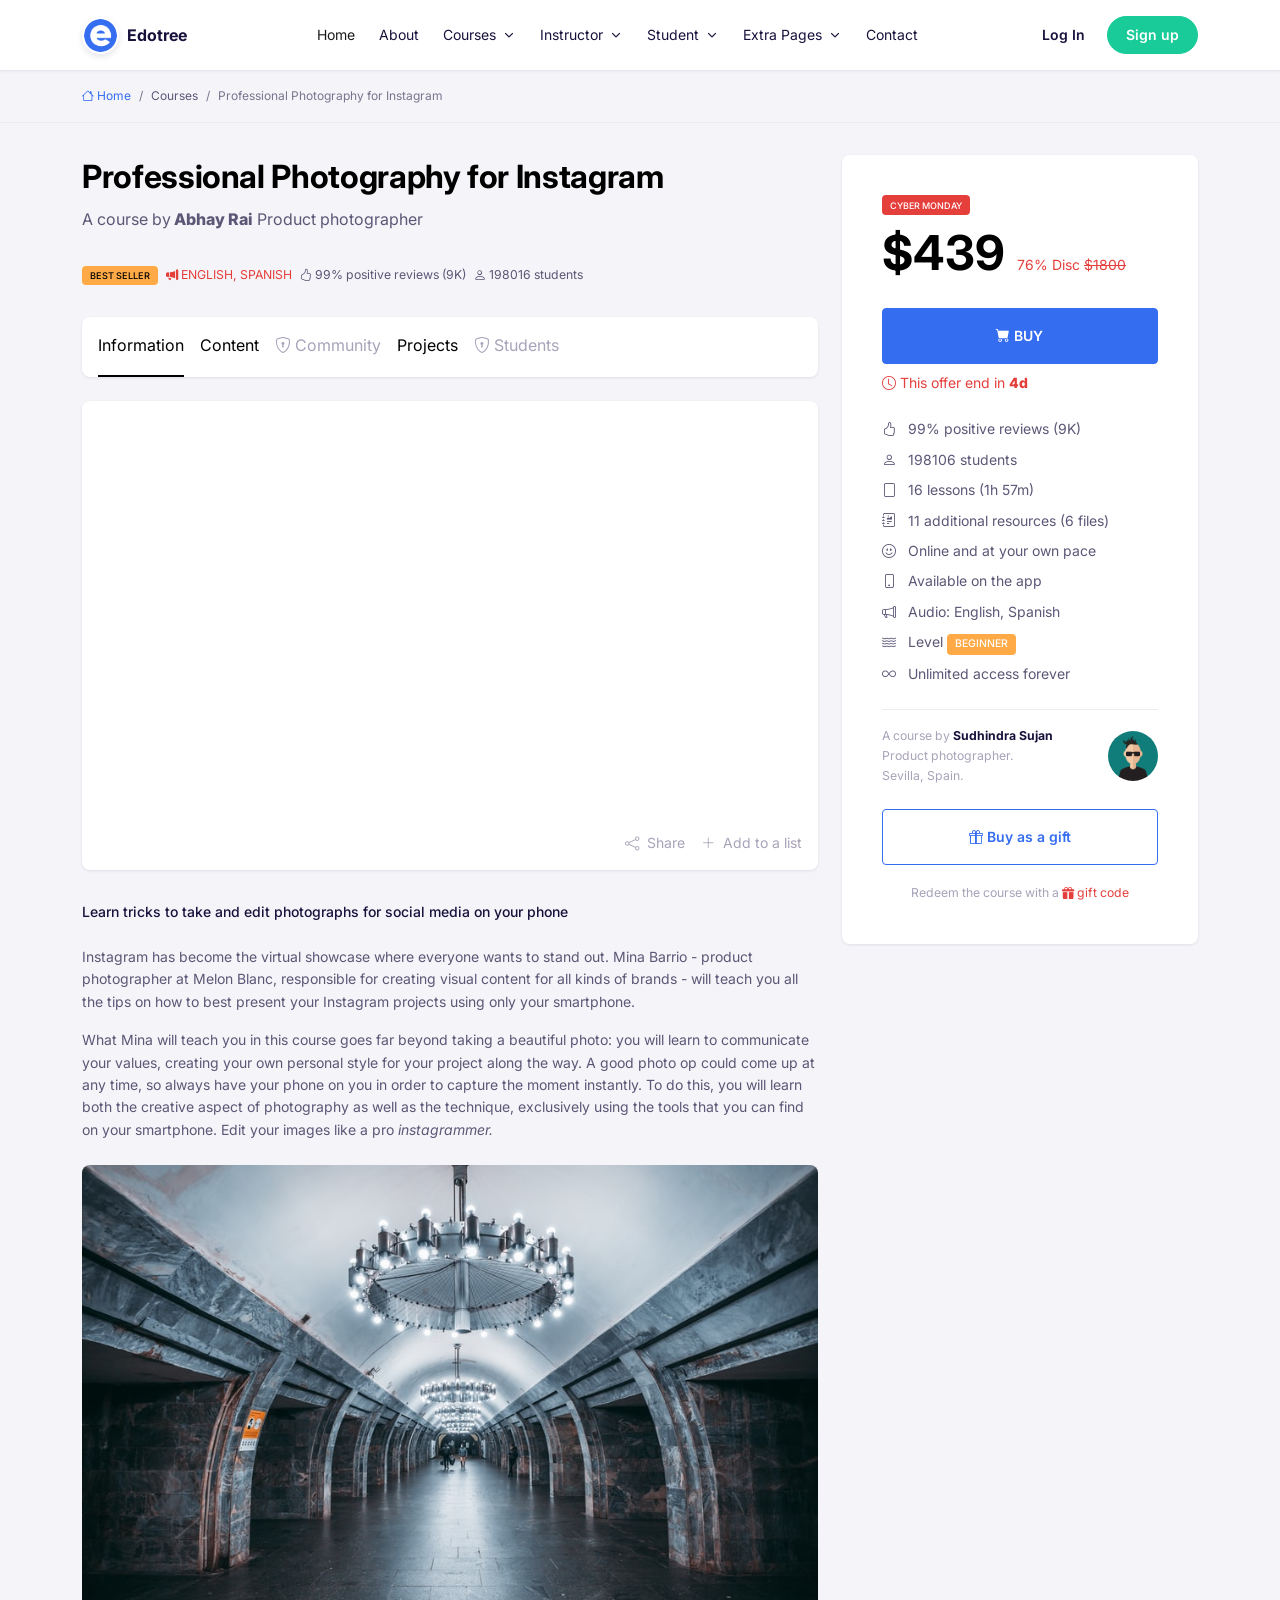
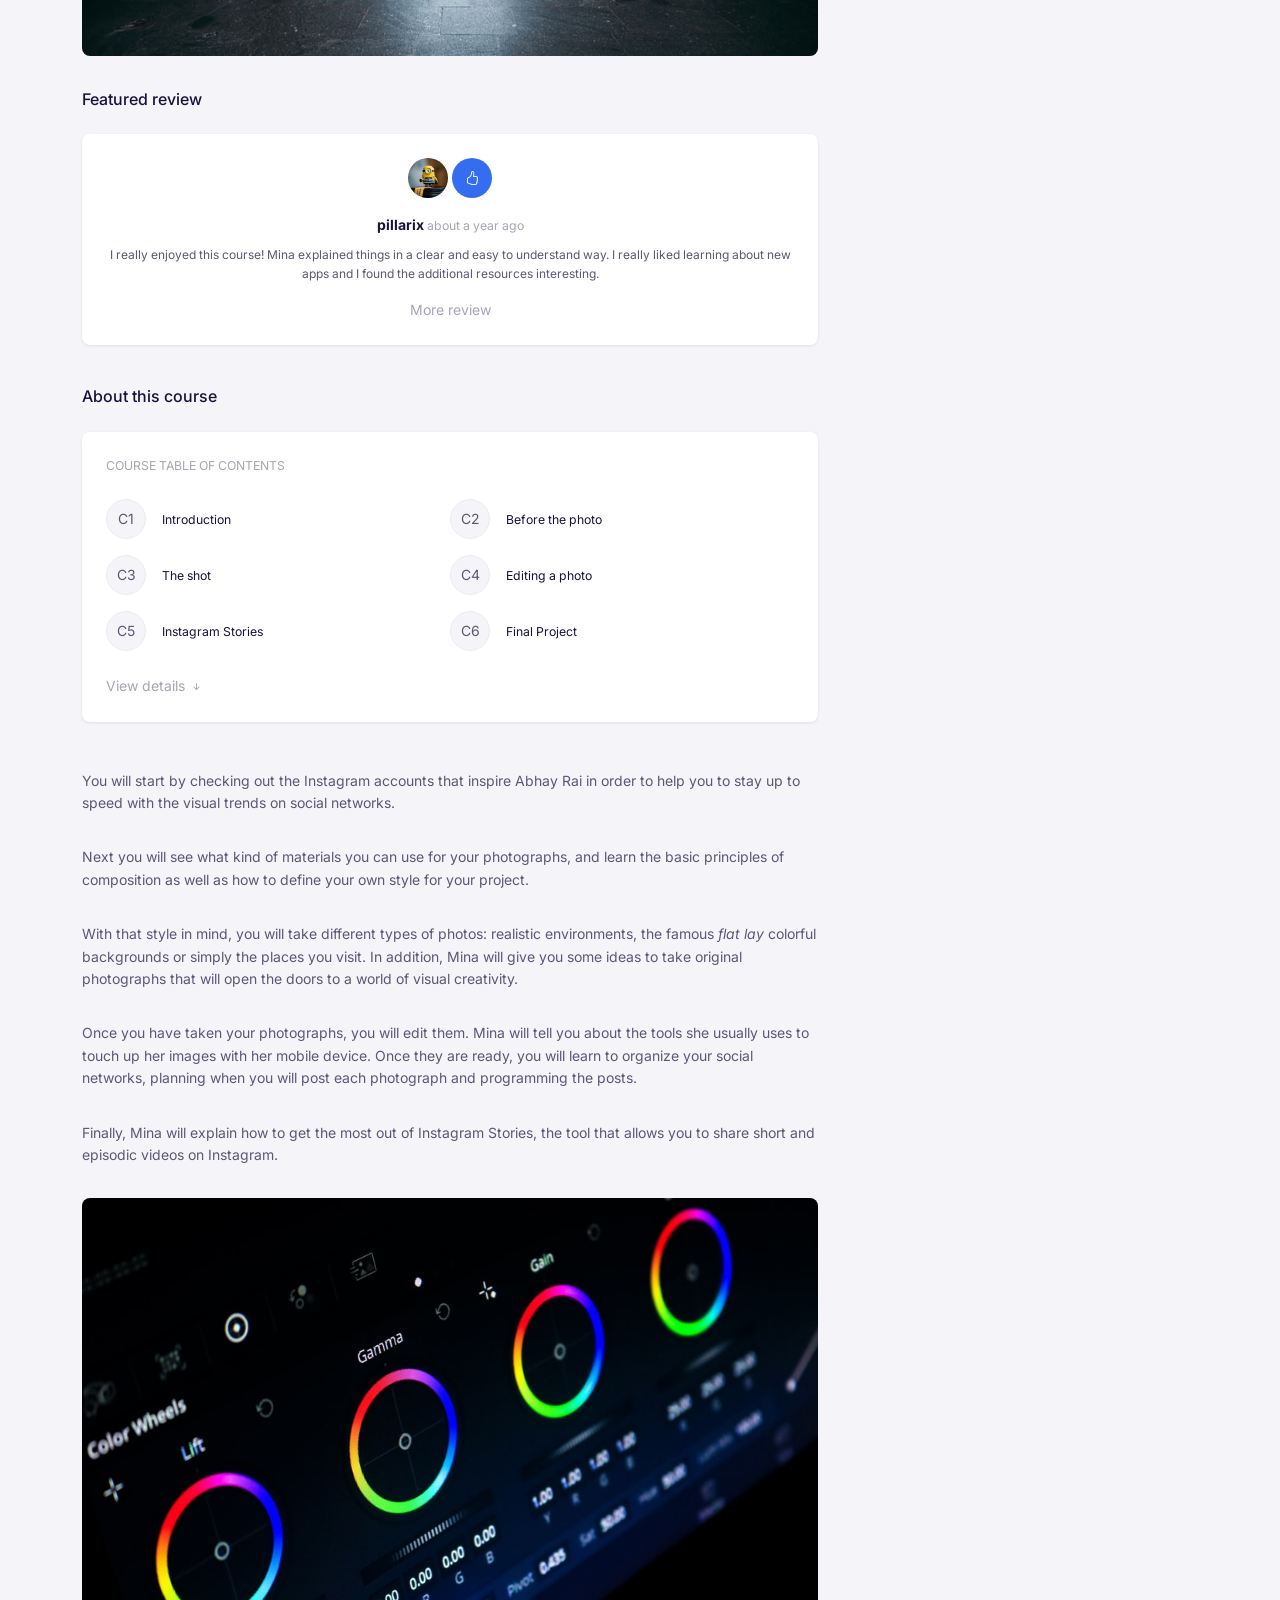
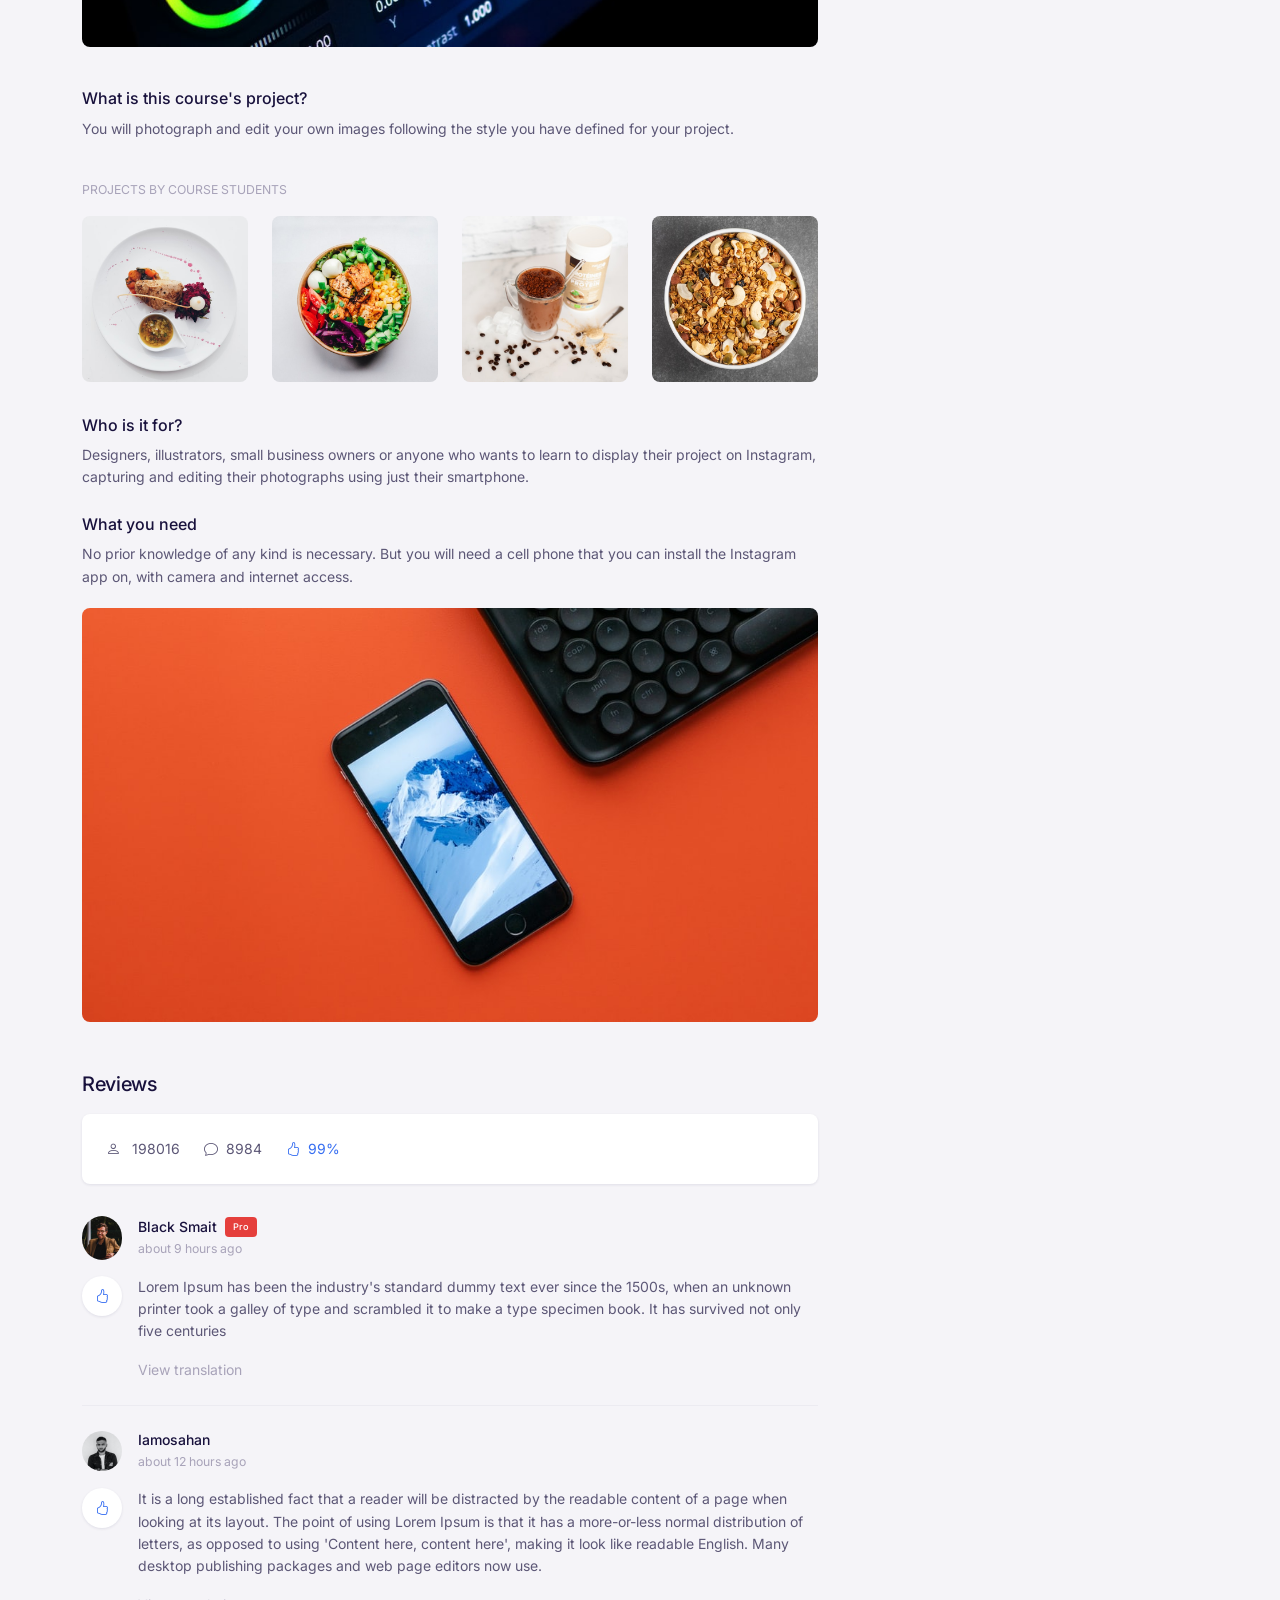
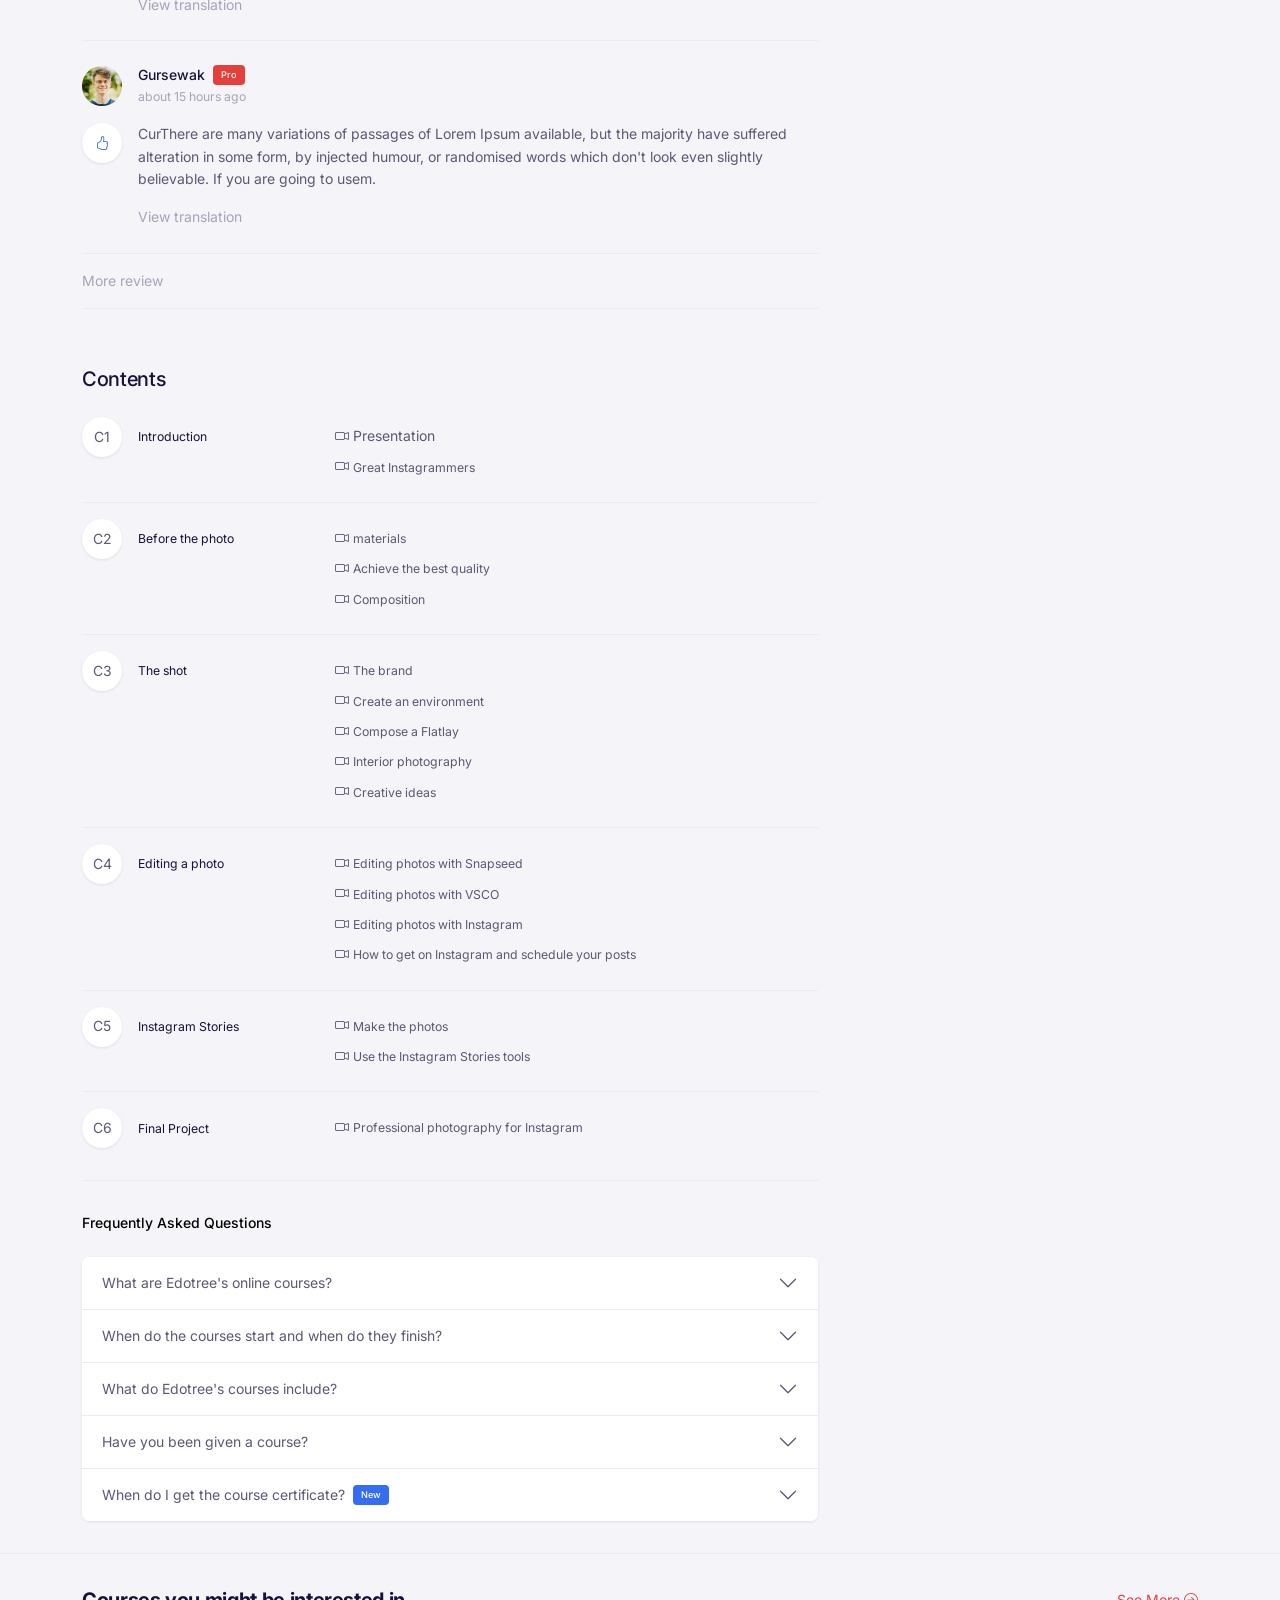
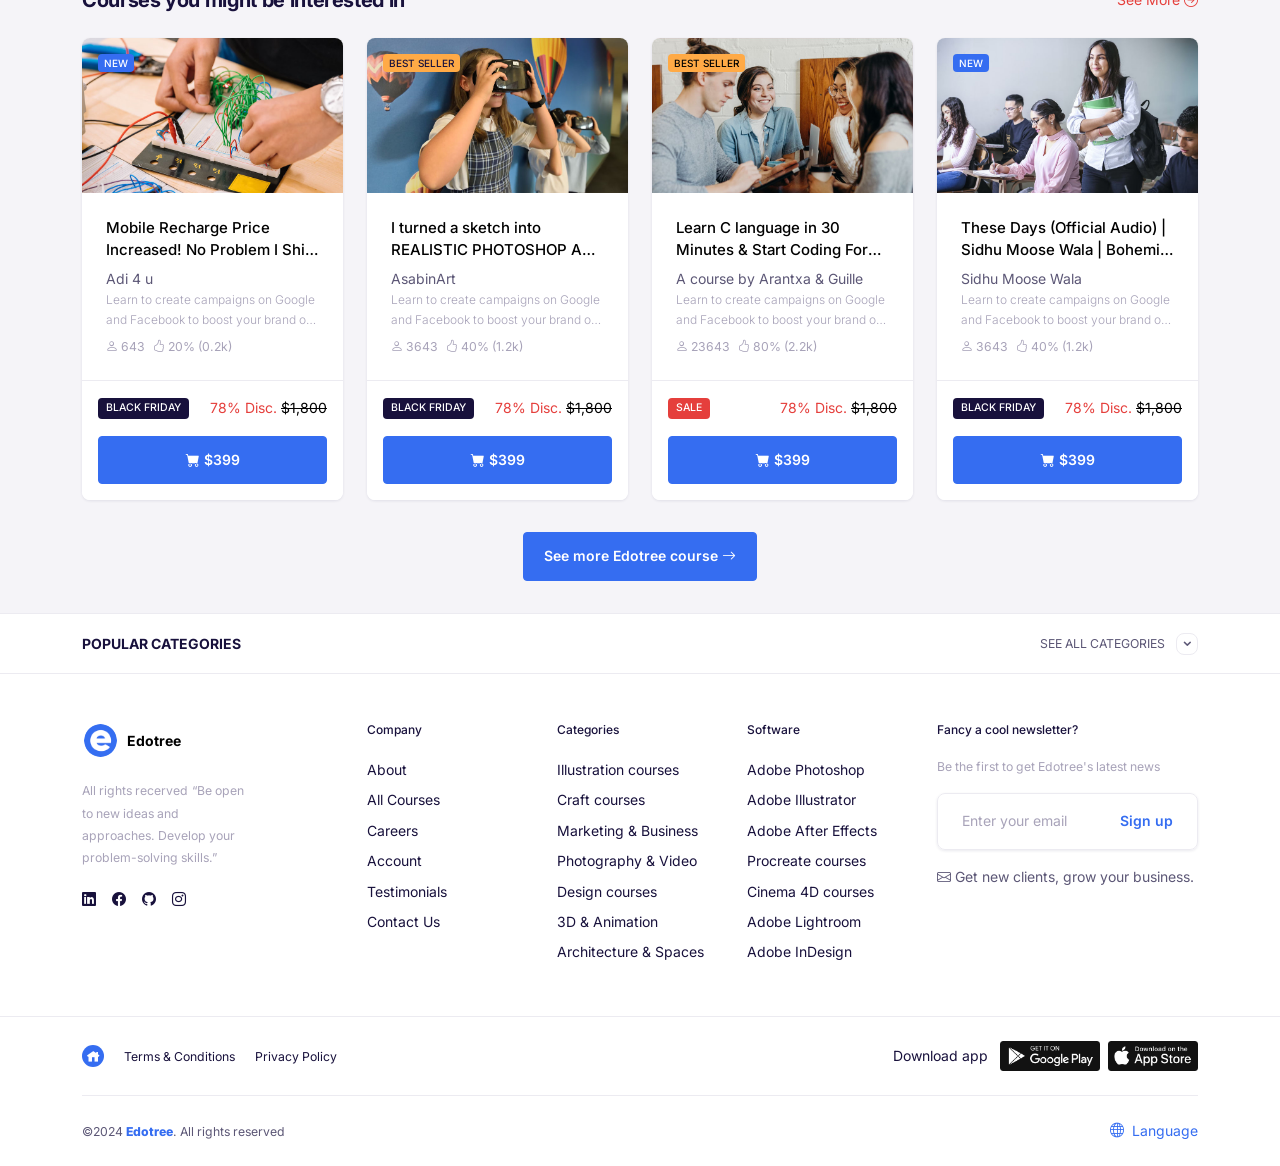
<file: courses-detail.html>
<!DOCTYPE html><html lang="en"><head>
      <!-- Required meta tags -->
      <meta charset="utf-8">
      <meta name="viewport" content="width=device-width, initial-scale=1">
      <link rel="icon" type="image/png" href="images/icon.png">
      <title>Edotree – Online Course & Education HTML5 Template</title>
      <meta name="description" content="Edotree">
      <meta name="keywords" content="Edotree">
      <!-- Custom Css -->
      <link href="css/style.css" rel="stylesheet">
      <!-- slick Slider -->
      <link href="css/slick.css" rel="stylesheet">
      <link href="css/slick-theme.css" rel="stylesheet">
      <!-- Icofont -->
      <link href="css/icofont.min.css" rel="stylesheet">
      <link rel="stylesheet" href="css/bootstrap-icons.css">
   </head>
   <body class="bg-light">
      <!-- navbar -->
      <nav class="navbar navbar-expand-lg navbar-light bg-white shadow-sm p-0 main-header-nav" id="nav-bar">
         <div class="container">
            <a href="index.html" class="brand d-flex align-items-center mb-0 text-decoration-none me-4 fw-bold h4 text-white">
            <img src="images/logo.png" alt="" class="img-fluid d-inline-block align-text-center me-2 rounded-pill border shadow">
            Edotree
            </a>
            <button class="navbar-toggler" type="button" data-bs-toggle="collapse" data-bs-target="#navbarSupportedContent" aria-controls="navbarSupportedContent" aria-expanded="false" aria-label="Toggle navigation">
            <span class="navbar-toggler-icon"></span>
            </button>
            <div class="collapse navbar-collapse" id="navbarSupportedContent">
               <ul class="navbar-nav mx-auto gap-2 mb-2 mb-lg-0">
                  <li class="nav-item mx-2">
                     <a class="nav-link px-0 py-4 active" href="index.html">Home</a>
                  </li>
                  <li class="nav-item mx-2">
                     <a class="nav-link px-0 py-4" href="about.html">About</a>
                  </li>
                  <li class="nav-item mx-2 dropdown">
                     <a class="nav-link dropdown-toggle px-0 py-4" href="#" role="button" data-bs-toggle="dropdown" aria-expanded="false">
                     Courses
                     </a>
                     <ul class="dropdown-menu m-0 border-0 shadow-sm p-2">
                        <li><a class="dropdown-item px-3 py-2 rounded" href="courses.html">All Courses</a></li>
                        <li><a class="dropdown-item px-3 py-2 rounded" href="courses-detail.html">Courses Detail</a></li>
                        <li><a class="dropdown-item px-3 py-2 rounded" href="successful.html">Order Successful</a></li>
                     </ul>
                  </li>
                  <li class="nav-item mx-2 dropdown">
                     <a class="nav-link dropdown-toggle px-0 py-4" href="#" role="button" data-bs-toggle="dropdown" aria-expanded="false">
                     Instructor
                     </a>
                     <ul class="dropdown-menu m-0 border-0 shadow-sm p-2">
                        <li><a class="dropdown-item px-3 py-2 rounded" href="dashboard.html">Profile</a></li>
                        <li><a class="dropdown-item px-3 py-2 rounded" href="instructor-earnings.html">Earnings</a></li>
                        <li><a class="dropdown-item px-3 py-2 rounded" href="instructor-my-courses.html">My Courses</a></li>
                        <li><a class="dropdown-item px-3 py-2 rounded" href="instructor-orders.html">Orders</a></li>
                        <li><a class="dropdown-item px-3 py-2 rounded" href="instructor-payouts.html">Payouts</a></li>
                        <li><a class="dropdown-item px-3 py-2 rounded" href="instructor-reviews.html">Reviews</a></li>
                        <li><a class="dropdown-item px-3 py-2 rounded" href="instructor-students.html">Students</a></li>
                     </ul>
                  </li>
                  <li class="nav-item mx-2 dropdown">
                     <a class="nav-link dropdown-toggle px-0 py-4" href="#" role="button" data-bs-toggle="dropdown" aria-expanded="false">
                     Student
                     </a>
                     <ul class="dropdown-menu m-0 border-0 shadow-sm p-2">
                        <li><a class="dropdown-item px-3 py-2 rounded" href="student-billing-info.html">Billing Info</a></li>
                        <li><a class="dropdown-item px-3 py-2 rounded" href="student-delete-profile.html">Delete Profile</a></li>
                        <li><a class="dropdown-item px-3 py-2 rounded" href="student-edit-profile.html">Edit Profile</a></li>
                        <li><a class="dropdown-item px-3 py-2 rounded" href="student-invoice.html">Invoice</a></li>
                        <li><a class="dropdown-item px-3 py-2 rounded" href="student-linked-accounts.html">Linked Accounts</a></li>
                        <li><a class="dropdown-item px-3 py-2 rounded" href="student-notifications.html">Notifications</a></li>
                        <li><a class="dropdown-item px-3 py-2 rounded" href="student-payment.html">Payment</a></li>
                        <li><a class="dropdown-item px-3 py-2 rounded" href="student-profile-privacy.html">Profile Privacy</a></li>
                        <li><a class="dropdown-item px-3 py-2 rounded" href="student-security.html">Security</a></li>
                        <li><a class="dropdown-item px-3 py-2 rounded" href="student-social-profiles.html">Social Profiles</a></li>
                        <li><a class="dropdown-item px-3 py-2 rounded" href="student-subscriptions.html">Subscriptions</a></li>
                     </ul>
                  </li>
                  <li class="nav-item mx-2 dropdown">
                     <a class="nav-link dropdown-toggle px-0 py-4" href="#" role="button" data-bs-toggle="dropdown" aria-expanded="false">
                     Extra Pages
                     </a>
                     <ul class="dropdown-menu m-0 border-0 shadow-sm p-2">
                        <li><a class="dropdown-item px-3 py-2 rounded" href="signin.html">Login</a></li>
                        <li><a class="dropdown-item px-3 py-2 rounded" href="signup.html">Signup</a></li>
                        <li><a class="dropdown-item px-3 py-2 rounded" href="forgot.html">Forgot</a></li>
                        <li><a class="dropdown-item px-3 py-2 rounded" href="faq.html">FAQ</a></li>
                        <li><a class="dropdown-item px-3 py-2 rounded" href="careers.html">Careers</a></li>
                        <li><a class="dropdown-item px-3 py-2 rounded" href="testimonials.html">Testimonials</a></li>
                        <li><a class="dropdown-item px-3 py-2 rounded" href="terms-and-conditions.html">Terms & Conditions</a></li>
                        <li><a class="dropdown-item px-3 py-2 rounded" href="privacy-policy.html">Privacy Policy</a></li>
                        <li><a class="dropdown-item px-3 py-2 rounded" href="404.html">Not Found 404</a></li>
                     </ul>
                  </li>
                  <li class="nav-item mx-2">
                     <a class="nav-link px-0 py-4" href="contact.html">Contact</a>
                  </li>
               </ul>
               <div class="d-flex gap-1 align-items-center main-header-nav-right">
                  <a href="signin.html" class="btn text-decoration-none text-white rounded-pill border-0">Log In</a>
                  <a href="signup.html" type="button" class="btn btn-success rounded-pill">Sign up</a>
               </div>
            </div>
         </div>
      </nav>
      <!-- Content -->
      <div class="py-3">
         <div class="container">
            <nav>
               <ol class="breadcrumb m-0">
                  <li class="breadcrumb-item">
                     <a href="index.html">
                     <i class="bi bi-house"></i> Home
                     </a>
                  </li>
                  <li class="breadcrumb-item" aria-current="page">Courses</li>
                  <li class="breadcrumb-item active" aria-current="page">Professional Photography for Instagram</li>
               </ol>
            </nav>
         </div>
      </div>
      <hr class="m-0">
      <div class="py-5">
         <div class="container">
            <div class="row">
               <div class="col-lg-8 col-md-12">
                  <div>
                     <h1 class="text-black fw-bold">Professional Photography for Instagram</h1>
                     <p class="fs-4">A course by<strong> Abhay Rai</strong> Product photographer</p>
                  </div>
                  <small class="bg-light pt-3 gap-2 d-block d-md-flex">
                     <div><span class="badge bg-warning pills text-black">BEST SELLER</span></div>
                     <div class="gap-1">
                        <i class="bi bi-megaphone-fill text-danger"></i>
                        <span class="text-danger">ENGLISH, SPANISH</span>
                     </div>
                     <div class="gap-1"><i class="bi bi-hand-thumbs-up"></i> 
                        99% positive reviews (9K)
                     </div>
                     <div class="gap-1"><i class="bi bi-person"></i>  198016 students</div>
                  </small>
                  <div class="pt-5">
                     <ul class="nav courses-links mb-4 sidebar-fixed bg-white rounded-3 px-3 shadow-sm" id="pills-tab" role="tablist">
                        <li class="nav-item me-3" role="presentation">
                           <button class="nav-link px-0 active py-3" id="pills-home-tab" data-bs-toggle="pill" data-bs-target="#pills-home" type="button" role="tab" aria-controls="pills-home" aria-selected="true">Information</button>
                        </li>
                        <li class="nav-item me-3" role="presentation">
                           <button class="nav-link px-0 py-3" id="pills-profile-tab" data-bs-toggle="pill" data-bs-target="#pills-profile" type="button" role="tab" aria-controls="pills-profile" aria-selected="false">Content</button>
                        </li>
                        <li class="nav-item me-3" role="presentation">
                           <button class="nav-link text-muted px-0 py-3" id="pills-Community-tab" data-bs-toggle="pill" data-bs-target="#pills-Community" type="button" role="tab" aria-controls="pills-Community" aria-selected="false"><i class="bi bi-shield-lock"></i> Community</button>
                        </li>
                        <li class="nav-item me-3" role="presentation">
                           <button class="nav-link px-0 py-3" id="pills-Projects-tab" data-bs-toggle="pill" data-bs-target="#pills-Projects" type="button" role="tab" aria-controls="pills-Projects" aria-selected="false">Projects</button>
                        </li>
                        <li class="nav-item me-3" role="presentation">
                           <button class="nav-link text-muted px-0 py-3" id="pills-Students-tab" data-bs-toggle="pill" data-bs-target="#pills-Students" type="button" role="tab" aria-controls="pills-Students" aria-selected="false"><i class="bi bi-shield-lock"></i> Students</button>
                        </li>
                     </ul>
                     <!-- tabs -->
                     <div class="tab-content" id="pills-tabContent">
                        <!-- information -->
                        <div class="tab-pane fade show active" id="pills-home" role="tabpanel" aria-labelledby="pills-home-tab">
                           <div class="row">
                              <div class="col-lg-12 col-md-12">
                                 <div class="gap-2">
                                    <div class="col mb-5">
                                       <div class="card border-0 shadow-sm overflow-hidden rounded-3">
                                          <iframe height="415" src="https://www.youtube.com/embed/auLQsVu8QW4" title="YouTube video player" frameborder="0" allow="accelerometer; autoplay; clipboard-write; encrypted-media; gyroscope; picture-in-picture" allowfullscreen=""></iframe>
                                          <div class="card-body p-3">
                                             <div class="float-end gap-3 d-flex">
                                                <div class="gap-2">
                                                   <a class="text-muted" href="#">
                                                   <i class="bi bi-share me-1"></i>
                                                   <span>Share</span>
                                                   </a>
                                                </div>
                                                <div class="gap-2">
                                                   <a class="text-muted" href="#">
                                                   <i class="bi bi-plus-lg me-1"></i>
                                                   <span>Add to a list</span>
                                                   </a>
                                                </div>
                                             </div>
                                          </div>
                                       </div>
                                    </div>
                                    <div class="mb-4">
                                       <h5 class="mb-4 text-dark">Learn tricks to take and edit photographs for social media on your phone</h5>
                                       <p>Instagram has become the virtual showcase where everyone wants to stand out. Mina
                                          Barrio - product photographer at Melon Blanc, responsible for creating visual content for all kinds
                                          of brands - will teach you all the tips on how to best present your Instagram projects using only
                                          your smartphone.
                                       </p>
                                       <p>What Mina will teach you in this course goes far beyond taking a beautiful photo: you will learn to
                                          communicate your values, creating your own personal style for your project along the way. A good
                                          photo op could come up at any time, so always have your phone on you in order to capture the moment
                                          instantly. To do this, you will learn both the creative aspect of photography as well as the
                                          technique, exclusively using the tools that you can find on your smartphone. Edit your images like a
                                          pro <i>instagrammer.</i> 
                                       </p>
                                    </div>
                                    <img src="images/cd1.jpg" class="img-fluid rounded-3">
                                    <h4 class="pt-5 mb-4 text-dark">Featured review</h4>
                                    <div class="text-center bg-white shadow-sm rounded-3 mb-5 p-4">
                                       <div class="d-flex align-items-center justify-content-center gap-1">
                                          <a href="#">
                                          <img src="images/emoji.jpg" class="img-fluid rounded-circle w-40"></a>
                                          <span class="bg-primary fs-5 p-2 rounded-circle w-40">
                                          <i class="bi bi-hand-thumbs-up text-white"></i>
                                          </span>
                                       </div>
                                       <div class="mt-3 mb-2 gap-3">
                                          <a href="" class="text-decoration-none link-dark fw-bold">pillarix </a>
                                          <span class="text-muted small">about a year ago</span>
                                       </div>
                                       <p class="fs-6">I really enjoyed this course! Mina explained things in a clear and easy to understand
                                          way. I really liked learning about new apps and I found the additional resources interesting.
                                       </p>
                                       <a href="" class="text-muted">More review</a>
                                    </div>
                                    <h4 class="pt-2 mb-4 text-dark">About this course</h4>
                                    <div class="row bg-white mb-4 shadow-sm rounded-3 m-0 p-4">
                                       <small class="small text-muted pb-3 ps-0">COURSE TABLE OF CONTENTS</small>
                                       <div class="col-6 p-0">
                                          <div class="d-flex align-items-center my-2">
                                             <div class="w-40 bg-light rounded-circle p-2 border me-3">
                                                C1
                                             </div>
                                             <span class="small text-dark">Introduction</span>
                                          </div>
                                       </div>
                                       <div class="col-6 p-0">
                                          <div class="d-flex align-items-center my-2">
                                             <div class="w-40 bg-light rounded-circle p-2 border me-3">
                                                C2
                                             </div>
                                             <span class="small text-dark">Before the photo</span>
                                          </div>
                                       </div>
                                       <div class="col-6 p-0">
                                          <div class="d-flex align-items-center my-2">
                                             <div class="w-40 bg-light rounded-circle p-2 border me-3">
                                                C3
                                             </div>
                                             <span class="small text-dark">The shot</span>
                                          </div>
                                       </div>
                                       <div class="col-6 p-0">
                                          <div class="d-flex align-items-center my-2">
                                             <div class="w-40 bg-light rounded-circle p-2 border me-3">
                                                C4
                                             </div>
                                             <span class="small text-dark">Editing a photo</span>
                                          </div>
                                       </div>
                                       <div class="col-6 p-0">
                                          <div class="d-flex align-items-center my-2">
                                             <div class="w-40 bg-light rounded-circle p-2 border me-3">
                                                C5
                                             </div>
                                             <span class="small text-dark">Instagram Stories</span>
                                          </div>
                                       </div>
                                       <div class="col-6 p-0">
                                          <div class="d-flex align-items-center my-2">
                                             <div class="w-40 bg-light rounded-circle p-2 border me-3">
                                                C6
                                             </div>
                                             <span class="small text-dark">Final Project</span>
                                          </div>
                                       </div>
                                       <a href="#cd" class="text-muted ps-0 mt-3">View details <i class="bi bi-arrow-down-short"></i></a>
                                    </div>
                                    <div>
                                       <p class="pt-4 pb-3">You will start by checking out the Instagram accounts that inspire Abhay Rai in
                                          order to help you to stay up to speed with the visual trends on social networks.
                                       </p>
                                       <p class="pb-3">Next you will see what kind of materials you can use for your photographs, and learn
                                          the basic principles of composition as well as how to define your own style for your project.
                                       </p>
                                       <p class="pb-3">With that style in mind, you will take different types of photos: realistic
                                          environments, the famous <i>flat lay</i> colorful backgrounds or simply the places you visit. In
                                          addition, Mina will give you some ideas to take original photographs that will open the doors to a
                                          world of visual creativity.
                                       </p>
                                       <p class="pb-3">Once you have taken your photographs, you will edit them. Mina will tell you about the
                                          tools she usually uses to touch up her images with her mobile device. Once they are ready, you will
                                          learn to organize your social networks, planning when you will post each photograph and programming
                                          the posts.
                                       </p>
                                       <p class="pb-3">Finally, Mina will explain how to get the most out of Instagram Stories, the tool that
                                          allows you to share short and episodic videos on Instagram.
                                       </p>
                                       <img src="images/cd2.jpg" class="img-fluid mb-5 rounded-3">
                                       <h4 class="py-2 text-dark m-0">What is this course's project?</h4>
                                       <p>You will photograph and edit your own images following the style you have defined for your project.
                                       </p>
                                    </div>
                                    <!-- PROJECTS BY COURSE STUDENTS -->
                                    <div class="py-4">
                                       <small class="small text-muted pb-3 d-block">PROJECTS BY COURSE STUDENTS</small>
                                       <div class="row mb-5">
                                          <div class="col">
                                             <picture>
                                                <a href=""><img src="images/p8.jpg" class="img-fluid rounded-3"></a>
                                             </picture>
                                          </div>
                                          <div class="col">
                                             <picture>
                                                <a href=""><img src="images/p9.jpg" class="img-fluid rounded-3"></a>
                                             </picture>
                                          </div>
                                          <div class="col">
                                             <picture>
                                                <a href=""><img src="images/p10.jpg" class="img-fluid rounded-3"></a>
                                             </picture>
                                          </div>
                                          <div class="col">
                                             <picture>
                                                <a href=""><img src="images/p11.jpg" class="img-fluid rounded-3"></a>
                                             </picture>
                                          </div>
                                       </div>
                                       <h4 class="text-dark">Who is it for?</h4>
                                       <p>Designers, illustrators, small business owners or anyone who wants to learn to display
                                          their project on Instagram, capturing and editing their photographs using just their smartphone.
                                       </p>
                                       <h4 class="text-dark mt-4">What you need</h4>
                                       <p>No prior knowledge of any kind is necessary. But you will need a cell phone that you
                                          can install the Instagram app on, with camera and internet access.
                                       </p>
                                       <img src="images/cd3.jpg" class="img-fluid mb-4 rounded-3 mt-1">
                                    </div>
                                    <!-- Reviews -->
                                    <div>
                                       <h3 class="text-dark pb-2">Reviews</h3>
                                       <div class="bg-white d-flex gap-4 rounded-3 shadow-sm p-4">
                                          <div class=" align-items-center">
                                             <i class="bi bi-person"></i>
                                             <span class="ps-2">198016</span>
                                          </div>
                                          <div class="d-flex align-items-center">
                                             <i class="bi bi-chat"></i>
                                             <span class="ps-2">8984</span>
                                          </div>
                                          <div class="d-flex text-primary align-items-center">
                                             <i class="bi bi-hand-thumbs-up"></i>
                                             <span class="ps-2">99%</span>
                                          </div>
                                       </div>
                                    </div>
                                    <!-- Comments -->
                                    <div class="my-5">
                                       <div class="mb-4">
                                          <div class="d-flex align-items-center mb-3 gap-3">
                                             <div>
                                                <img src="images/user4.jpg" class="img-fluid rounded-circle w-40">
                                             </div>
                                             <div>
                                                <h5 class="mb-0 d-flex align-items-center gap-2 text-dark">Black Smait <small><span class="badge bg-danger">Pro</span></small></h5>
                                                <small class="text-muted">about 9 hours ago</small>
                                             </div>
                                          </div>
                                          <div class="d-flex gap-3">
                                             <div>
                                                <i class="bi bi-hand-thumbs-up w-40 bg-white text-primary rounded-circle p-2 fs-5 shadow-sm"></i>
                                             </div>
                                             <div>
                                                <p>Lorem Ipsum has been the industry's standard dummy text ever since the 1500s, when an unknown printer took a galley of type and scrambled it to make a type specimen book. It has survived not only five centuries
                                                </p>
                                                <a href="" class="text-muted">View translation</a>
                                             </div>
                                          </div>
                                       </div>
                                       <hr class="mb-4 mt-0">
                                       <div class="mb-4">
                                          <div class="d-flex align-items-center mb-3 gap-3">
                                             <div>
                                                <img src="images/user5.jpg" class="img-fluid rounded-circle w-40">
                                             </div>
                                             <div>
                                                <h5 class="mb-0 d-flex align-items-center gap-2 text-dark">Iamosahan</h5>
                                                <small class="text-muted">about 12 hours ago</small>
                                             </div>
                                          </div>
                                          <div class="d-flex gap-3">
                                             <div>
                                                <i class="bi bi-hand-thumbs-up w-40 bg-white text-primary rounded-circle p-2 fs-5 shadow-sm"></i>
                                             </div>
                                             <div>
                                                <p>It is a long established fact that a reader will be distracted by the readable content of a page when looking at its layout. The point of using Lorem Ipsum is that it has a more-or-less normal distribution of letters, as opposed to using 'Content here, content here', making it look like readable English. Many desktop publishing packages and web page editors now use.
                                                </p>
                                                <a href="" class="text-muted">View translation</a>
                                             </div>
                                          </div>
                                       </div>
                                       <hr class="mb-4 mt-0">
                                       <div class="mb-4">
                                          <div class="d-flex align-items-center mb-3 gap-3">
                                             <div>
                                                <img src="images/user12.jpg" class="img-fluid rounded-circle w-40">
                                             </div>
                                             <div>
                                                <h5 class="mb-0 d-flex align-items-center gap-2 text-dark">Gursewak<small><span class="badge bg-danger">Pro</span></small></h5>
                                                <small class="text-muted">about 15 hours ago</small>
                                             </div>
                                          </div>
                                          <div class="d-flex gap-3">
                                             <div>
                                                <i class="bi bi-hand-thumbs-up w-40 bg-white text-primary rounded-circle p-2 fs-5 shadow-sm"></i>
                                             </div>
                                             <div>
                                                <p>CurThere are many variations of passages of Lorem Ipsum available, but the majority have suffered alteration in some form, by injected humour, or randomised words which don't look even slightly believable. If you are going to usem.</p>
                                                <a href="" class="text-muted">View translation</a>
                                             </div>
                                          </div>
                                       </div>
                                       <hr>
                                       <a href="" class="text-muted py-4">More review</a>
                                       <hr>
                                    </div>
                                    <!-- Contents -->
                                    <h3 id="cd" class="pt-4 mb-4 text-dark">Contents</h3>
                                    <div class="row">
                                       <div class="col-4">
                                          <div class="d-flex align-items-center">
                                             <div class="w-40 bg-white rounded-circle p-2 shadow-sm me-3">
                                                C1
                                             </div>
                                             <span class="small text-dark">Introduction</span>
                                          </div>
                                       </div>
                                       <div class="col-8">
                                          <div class="my-2">
                                             <i class="bi bi-camera-video"></i>
                                             <span>Presentation</span>
                                          </div>
                                          <div class="my-2">
                                             <i class="bi bi-camera-video"></i>
                                             <span class="small">Great Instagrammers</span>
                                          </div>
                                       </div>
                                    </div>
                                    <hr>
                                    <div class="row">
                                       <div class="col-4">
                                          <div class="d-flex align-items-center">
                                             <div class="w-40 bg-white rounded-circle p-2 shadow-sm me-3">
                                                C2
                                             </div>
                                             <span class="small text-dark">Before the photo</span>
                                          </div>
                                       </div>
                                       <div class="col-8">
                                          <div class="my-2">
                                             <i class="bi bi-camera-video"></i>
                                             <span class="small">materials</span>
                                          </div>
                                          <div class="my-2">
                                             <i class="bi bi-camera-video"></i>
                                             <span class="small">Achieve the best quality</span>
                                          </div>
                                          <div class="my-2">
                                             <i class="bi bi-camera-video"></i>
                                             <span class="small">Composition</span>
                                          </div>
                                       </div>
                                    </div>
                                    <hr>
                                    <div class="row">
                                       <div class="col-4">
                                          <div class="d-flex align-items-center">
                                             <div class="w-40 bg-white rounded-circle p-2 shadow-sm me-3">
                                                C3
                                             </div>
                                             <span class="small text-dark">The shot</span>
                                          </div>
                                       </div>
                                       <div class="col-8">
                                          <div class="my-2">
                                             <i class="bi bi-camera-video"></i>
                                             <span class="small">The brand</span>
                                          </div>
                                          <div class="my-2">
                                             <i class="bi bi-camera-video"></i>
                                             <span class="small">Create an environment</span>
                                          </div>
                                          <div class="my-2">
                                             <i class="bi bi-camera-video"></i>
                                             <span class="small">Compose a Flatlay</span>
                                          </div>
                                          <div class="my-2">
                                             <i class="bi bi-camera-video"></i>
                                             <span class="small">Interior photography</span>
                                          </div>
                                          <div class="my-2">
                                             <i class="bi bi-camera-video"></i>
                                             <span class="small">Creative ideas</span>
                                          </div>
                                       </div>
                                    </div>
                                    <hr>
                                    <div class="row">
                                       <div class="col-4">
                                          <div class="d-flex align-items-center">
                                             <div class="w-40 bg-white rounded-circle p-2 shadow-sm me-3">
                                                C4
                                             </div>
                                             <span class="small text-dark">Editing a photo</span>
                                          </div>
                                       </div>
                                       <div class="col-8">
                                          <div class="my-2">
                                             <i class="bi bi-camera-video"></i>
                                             <span class="small">Editing photos with Snapseed</span>
                                          </div>
                                          <div class="my-2">
                                             <i class="bi bi-camera-video"></i>
                                             <span class="small">Editing photos with VSCO</span>
                                          </div>
                                          <div class="my-2">
                                             <i class="bi bi-camera-video"></i>
                                             <span class="small">Editing photos with Instagram</span>
                                          </div>
                                          <div class="my-2">
                                             <i class="bi bi-camera-video"></i>
                                             <span class="small">How to get on Instagram and schedule your posts</span>
                                          </div>
                                       </div>
                                    </div>
                                    <hr>
                                    <div class="row">
                                       <div class="col-4">
                                          <div class="d-flex align-items-center">
                                             <div class="w-40 bg-white rounded-circle p-2 shadow-sm me-3">
                                                C5
                                             </div>
                                             <span class="small text-dark">Instagram Stories</span>
                                          </div>
                                       </div>
                                       <div class="col-8">
                                          <div class="my-2">
                                             <i class="bi bi-camera-video"></i>
                                             <span class="small">Make the photos</span>
                                          </div>
                                          <div class="my-2">
                                             <i class="bi bi-camera-video"></i>
                                             <span class="small">Use the Instagram Stories tools</span>
                                          </div>
                                       </div>
                                    </div>
                                    <hr>
                                    <div class="row mb-5">
                                       <div class="col-4">
                                          <div class="d-flex align-items-center">
                                             <div class="w-40 bg-white rounded-circle p-2 shadow-sm me-3">
                                                C6
                                             </div>
                                             <span class="small text-dark">Final Project</span>
                                          </div>
                                       </div>
                                       <div class="col-8">
                                          <div class="my-2">
                                             <i class="bi bi-camera-video"></i>
                                             <span class="small">Professional photography for Instagram</span>
                                          </div>
                                       </div>
                                    </div>
                                    <hr class="m-0">
                                    <div class="m-0">
                                       <h5 class="pt-5 mb-4 text-black">Frequently Asked Questions</h5>
                                       <div class="accordion accordion-flush bg-white rounded-3 shadow-sm overflow-hidden" id="accordionFlushExample">
                                          <div class="accordion-item">
                                             <h2 class="accordion-header" id="flush-headingOne">
                                                <button class="accordion-button collapsed fs-14" type="button" data-bs-toggle="collapse" data-bs-target="#flush-collapseOne" aria-expanded="false" aria-controls="flush-collapseOne">
                                                What are Edotree's online courses?
                                                </button>
                                             </h2>
                                             <div id="flush-collapseOne" class="accordion-collapse collapse text-muted" aria-labelledby="flush-headingOne" data-bs-parent="#accordionFlushExample">
                                                <div class="accordion-body">Edotree's courses are online classes that provide you with the
                                                   tools and skills you need for completing a specific final project. Every step of the project
                                                   combines video lessons with complementary instructional material, so you can learn by doing.
                                                   Edotree's courses also allow you to share your own projects with the instructor and other
                                                   users, thus creating a dynamic course community.
                                                </div>
                                             </div>
                                          </div>
                                          <div class="accordion-item">
                                             <h2 class="accordion-header" id="flush-headingTwo">
                                                <button class="accordion-button collapsed fs-14" type="button" data-bs-toggle="collapse" data-bs-target="#flush-collapseTwo" aria-expanded="false" aria-controls="flush-collapseTwo">
                                                When do the courses start and when do they finish?
                                                </button>
                                             </h2>
                                             <div id="flush-collapseTwo" class="accordion-collapse collapse text-muted" aria-labelledby="flush-headingTwo" data-bs-parent="#accordionFlushExample">
                                                <div class="accordion-body">The course is 100% online, so once they are published, courses start
                                                   and finish whenever you want. You set the pace of the class. You can go back to review what
                                                   interests you most and skip what you already know, ask questions, answer questions, share your
                                                   projects, and more.
                                                </div>
                                             </div>
                                          </div>
                                          <div class="accordion-item">
                                             <h2 class="accordion-header" id="flush-headingThree">
                                                <button class="accordion-button collapsed fs-14" type="button" data-bs-toggle="collapse" data-bs-target="#flush-collapseThree" aria-expanded="false" aria-controls="flush-collapseThree">
                                                What do Edotree's courses include?
                                                </button>
                                             </h2>
                                             <div id="flush-collapseThree" class="accordion-collapse collapse text-muted" aria-labelledby="flush-headingThree" data-bs-parent="#accordionFlushExample">
                                                <div class="accordion-body">The courses are divided into different units, each one includes
                                                   lessons, informational texts, tasks and practice exercises to carry out your project step by
                                                   step, with additional complementary resources and downloads. You will also have access to an
                                                   exclusive forum where you can interact with the instructor and other students, and share your
                                                   work and your course project, thus creating a community around the course itself.
                                                </div>
                                             </div>
                                          </div>
                                          <div class="accordion-item">
                                             <h2 class="accordion-header" id="flush-headingThree">
                                                <button class="accordion-button collapsed fs-14" type="button" data-bs-toggle="collapse" data-bs-target="#flush-collapsefour" aria-expanded="false" aria-controls="flush-collapsefour">
                                                Have you been given a course?
                                                </button>
                                             </h2>
                                             <div id="flush-collapsefour" class="accordion-collapse collapse text-muted" aria-labelledby="flush-headingfour" data-bs-parent="#accordionFlushExample">
                                                <div class="accordion-body">You can now redeem the course you received, just access redeeming
                                                   page to enter your gift code and redeem it.
                                                </div>
                                             </div>
                                          </div>
                                          <div class="accordion-item">
                                             <h2 class="accordion-header" id="flush-headingThree">
                                                <button class="accordion-button collapsed fs-14" type="button" data-bs-toggle="collapse" data-bs-target="#flush-collapsefive" aria-expanded="false" aria-controls="flush-collapsefive">
                                                When do I get the course certificate? <small><span class="badge bg-primary ms-2">New</span></small>
                                                </button>
                                             </h2>
                                             <div id="flush-collapsefive" class="accordion-collapse collapse text-muted" aria-labelledby="flush-headingive" data-bs-parent="#accordionFlushExample">
                                                <div class="accordion-body">You'll get your personal certificate as soon as you complete the
                                                   course. You can see all your certificates under the Certificates section in your profile. You
                                                   can download your certificates in PDF and share the link online. Learn more about certificates
                                                </div>
                                             </div>
                                          </div>
                                       </div>
                                    </div>
                                 </div>
                              </div>
                           </div>
                        </div>
                        <!-- content -->
                        <div class="tab-pane fade" id="pills-profile" role="tabpanel" aria-labelledby="pills-profile-tab">
                           <div class="row">
                              <div class="col-lg-12">
                                 <section>
                                    <h4 class="pb-2 text-dark">Course overview</h4>
                                    <div class="bg-white rounded-3 shadow-sm overflow-hidden px-4 py-2 mb-5">
                                       <div class="row">
                                          <div class="col">
                                             <div class="d-flex align-items-center my-3">
                                                <div class="w-40 bg-light rounded-circle p-2 border me-3">
                                                   <i class="bi bi-film"></i>
                                                </div>
                                                <span class="small text-dark">16 lessons <span class="small text-muted">(1h 57m)</span></span>
                                             </div>
                                             <div class="d-flex align-items-center my-3">
                                                <div class="w-40 bg-light rounded-circle p-2 border me-3">
                                                   <i class="bi bi-alt"></i>
                                                </div>
                                                <span class="small text-dark">9 exercises</span>
                                             </div>
                                          </div>
                                          <div class="col">
                                             <div class="d-flex align-items-center my-3">
                                                <div class="w-40 bg-light rounded-circle p-2 border me-3">
                                                   <i class="bi bi-file-earmark-arrow-down"></i>
                                                </div>
                                                <span class="small text-dark">11 Download <span class="small text-muted">(6 files)</span></span>
                                             </div>
                                             <div class="d-flex align-items-center my-3">
                                                <div class="w-40 bg-light rounded-circle p-2 border me-3">
                                                   <i class="bi bi-clipboard"></i>
                                                </div>
                                                <span class="small text-dark">Course Final Project</span>
                                             </div>
                                          </div>
                                       </div>
                                    </div>
                                    <div class="mb-5">
                                       <h5 class="text-dark">C1: Introduction</h5>
                                       <hr>
                                       <div class="d-flex">
                                          <i class="bi bi-shield-lock text-muted me-2"></i>
                                          <p>Presentation</p>
                                       </div>
                                       <div class="d-flex">
                                          <i class="bi bi-shield-lock text-muted me-2"></i>
                                          <p>Great Instagrammers</p>
                                       </div>
                                    </div>
                                    <div class="mb-5">
                                       <h5 class="text-dark">C2: Before the photo</h5>
                                       <hr>
                                       <div class="d-flex">
                                          <i class="bi bi-shield-lock text-muted me-2"></i>
                                          <p>materials</p>
                                       </div>
                                       <div class="d-flex">
                                          <i class="bi bi-shield-lock text-muted me-2"></i>
                                          <p>Achieve the best quality</p>
                                       </div>
                                       <div class="d-flex">
                                          <i class="bi bi-shield-lock text-muted me-2"></i>
                                          <p>Composition</p>
                                       </div>
                                    </div>
                                    <div class="mb-5">
                                       <h5 class="text-dark">C3: The shot</h5>
                                       <hr>
                                       <div class="d-flex">
                                          <i class="bi bi-shield-lock text-muted me-2"></i>
                                          <p>The brand</p>
                                       </div>
                                       <div class="d-flex">
                                          <i class="bi bi-shield-lock text-muted me-2"></i>
                                          <p>Create an environment</p>
                                       </div>
                                       <div class="d-flex">
                                          <i class="bi bi-shield-lock text-muted me-2"></i>
                                          <p>Compose a Flatlay</p>
                                       </div>
                                       <div class="d-flex">
                                          <i class="bi bi-shield-lock text-muted me-2"></i>
                                          <p>Interior photography</p>
                                       </div>
                                       <div class="d-flex">
                                          <i class="bi bi-shield-lock text-muted me-2"></i>
                                          <p>Creative ideas</p>
                                       </div>
                                    </div>
                                    <div class="mb-5">
                                       <h5 class="text-dark">C4: Editing a photo</h5>
                                       <hr>
                                       <div class="d-flex">
                                          <i class="bi bi-shield-lock text-muted me-2"></i>
                                          <p>Editing photos with Snapseed</p>
                                       </div>
                                       <div class="d-flex">
                                          <i class="bi bi-shield-lock text-muted me-2"></i>
                                          <p>Editing photos with VSCO</p>
                                       </div>
                                       <div class="d-flex">
                                          <i class="bi bi-shield-lock text-muted me-2"></i>
                                          <p>Editing photos with Instagram</p>
                                       </div>
                                       <div class="d-flex">
                                          <i class="bi bi-shield-lock text-muted me-2"></i>
                                          <p>How to get on Instagram and schedule your posts</p>
                                       </div>
                                    </div>
                                    <div class="mb-5">
                                       <h5 class="text-dark">C5: Instagram Stories</h5>
                                       <hr>
                                       <div class="d-flex">
                                          <i class="bi bi-shield-lock text-muted me-2"></i>
                                          <p>Make the photos</p>
                                       </div>
                                       <div class="d-flex">
                                          <i class="bi bi-shield-lock text-muted me-2"></i>
                                          <p>Use the Instagram Stories tools</p>
                                       </div>
                                    </div>
                                    <div class="mb-5">
                                       <h5 class="text-dark">Final Project</h5>
                                       <hr>
                                       <div class="d-flex">
                                          <i class="bi bi-shield-lock text-muted me-2"></i>
                                          <p>Professional photography for Instagram</p>
                                       </div>
                                    </div>
                                    <div class="my-5">
                                       <h5 class="pb-3 text-dark">Latest projects</h5>
                                       <div class="row gy-3 row-cols-xl-4 row-cols-lg-4 row-cols-md-2 row-cols-2">
                                          <div class="col">
                                             <div class="card border-0 rounded-3 overflow-hidden shadow-sm oneline-text position-relative">
                                                <img src="images/category1.jpg" class="img-fluid">
                                                <div class="card-body m-0 p-3">
                                                   <p class="card-text mb-0 text-dark">Mon projet du cours :</p>
                                                   <small class="text-muted">Iamosahan</small>
                                                </div>
                                                <a href="projects.html" class="stretched-link"></a>
                                             </div>
                                          </div>
                                          <div class="col">
                                             <div class="card border-0 rounded-3 overflow-hidden shadow-sm oneline-text position-relative">
                                                <img src="images/category2.jpg" class="img-fluid">
                                                <div class="card-body m-0 p-3">
                                                   <p class="card-text mb-0 text-dark">Meu projeto do curso:</p>
                                                   <small class="text-muted">Sirlanefreitas.ac</small>
                                                </div>
                                                <a href="projects.html" class="stretched-link"></a>
                                             </div>
                                          </div>
                                          <div class="col">
                                             <div class="card border-0 rounded-3 overflow-hidden shadow-sm oneline-text position-relative">
                                                <img src="images/category3.jpg" class="img-fluid">
                                                <div class="card-body m-0 p-3">
                                                   <p class="card-text mb-0 text-dark">Mon projet du cours :</p>
                                                   <small class="text-muted">Arsenaultnicole</small>
                                                </div>
                                                <a href="projects.html" class="stretched-link"></a>
                                             </div>
                                          </div>
                                          <div class="col">
                                             <div class="card border-0 rounded-3 overflow-hidden shadow-sm oneline-text position-relative">
                                                <img src="images/category4.jpg" class="img-fluid">
                                                <div class="card-body m-0 p-3">
                                                   <p class="card-text mb-0 text-dark">Mi Proyecto del curso:</p>
                                                   <small class="text-muted">Karytrindade</small>
                                                </div>
                                                <a href="projects.html" class="stretched-link"></a>
                                             </div>
                                          </div>
                                       </div>
                                    </div>
                                    <hr>
                                    <div class="mt-4">
                                       <p class="py-2">Abhay Rai is a product photographer for Melon Blanc, a multidisciplinary studio that is responsible for developing all visual aspects of a brand.</p>
                                       <p class="pb-0 mb-0">Mina's mission is to create visual content for all types of successful brands, such as Charuca, Lucia Be, The Singular Olivia or La Compañía Fantástica, and many others. Taking and editing photographs for Instagram means taking care of every detail, even those that seem imperfect.</p>
                                    </div>
                                 </section>
                              </div>
                           </div>
                        </div>
                        <!-- projects -->
                        <div class="tab-pane fade" id="pills-Projects" role="tabpanel" aria-labelledby="pills-Projects-tab">
                           <div class="row">
                              <div class="col-lg-12">
                                 <!-- 1st row -->
                                 <div class="row row-cols-1 row-cols-md-2 row-cols-lg-4 row-cols-xl-4 g-4">
                                    <div class="col">
                                       <div class="card border-0 rounded-3 overflow-hidden shadow-sm oneline-text position-relative">
                                          <img src="images/category1.jpg" class="img-fluid">
                                          <div class="card-body m-0 p-3">
                                             <p class="card-text mb-0 text-dark">Mon projet du cours</p>
                                             <small class="text-muted">Iamosahan</small>
                                          </div>
                                          <a href="projects.html" class="stretched-link"></a>
                                       </div>
                                    </div>
                                    <div class="col">
                                       <div class="card border-0 rounded-3 overflow-hidden shadow-sm oneline-text position-relative">
                                          <img src="images/category2.jpg" class="img-fluid">
                                          <div class="card-body m-0 p-3">
                                             <p class="card-text mb-0 text-dark">Meu projeto do curso:</p>
                                             <small class="text-muted">Sirlanefreitas.ac</small>
                                          </div>
                                          <a href="projects.html" class="stretched-link"></a>
                                       </div>
                                    </div>
                                    <div class="col">
                                       <div class="card border-0 rounded-3 overflow-hidden shadow-sm oneline-text position-relative">
                                          <img src="images/category3.jpg" class="img-fluid">
                                          <div class="card-body m-0 p-3">
                                             <p class="card-text mb-0 text-dark">Mon projet du cours :</p>
                                             <small class="text-muted">Arsenaultnicole</small>
                                          </div>
                                          <a href="projects.html" class="stretched-link"></a>
                                       </div>
                                    </div>
                                    <div class="col">
                                       <div class="card border-0 rounded-3 overflow-hidden shadow-sm oneline-text position-relative">
                                          <img src="images/category4.jpg" class="img-fluid">
                                          <div class="card-body m-0 p-3">
                                             <p class="card-text mb-0 text-dark">Mi Proyecto del curso:</p>
                                             <small class="text-muted">Karytrindade</small>
                                          </div>
                                          <a href="projects.html" class="stretched-link"></a>
                                       </div>
                                    </div>
                                    <div class="col">
                                       <div class="card border-0 rounded-3 overflow-hidden shadow-sm oneline-text position-relative">
                                          <img src="images/category5.jpg" class="img-fluid">
                                          <div class="card-body m-0 p-3">
                                             <p class="card-text mb-0 text-dark">Mon projet du cours :</p>
                                             <small class="text-muted">Osahan</small>
                                          </div>
                                          <a href="projects.html" class="stretched-link"></a>
                                       </div>
                                    </div>
                                    <div class="col">
                                       <div class="card border-0 rounded-3 overflow-hidden shadow-sm oneline-text position-relative">
                                          <img src="images/category6.jpg" class="img-fluid">
                                          <div class="card-body m-0 p-3">
                                             <p class="card-text mb-0 text-dark">Meu projeto do curso:</p>
                                             <small class="text-muted">Lanefreitas.ac</small>
                                          </div>
                                          <a href="projects.html" class="stretched-link"></a>
                                       </div>
                                    </div>
                                    <div class="col">
                                       <div class="card border-0 rounded-3 overflow-hidden shadow-sm oneline-text position-relative">
                                          <img src="images/category7.jpg" class="img-fluid">
                                          <div class="card-body m-0 p-3">
                                             <p class="card-text mb-0 text-dark">Mon projet du cours :</p>
                                             <small class="text-muted">Enaultnicole</small>
                                          </div>
                                          <a href="projects.html" class="stretched-link"></a>
                                       </div>
                                    </div>
                                    <div class="col">
                                       <div class="card border-0 rounded-3 overflow-hidden shadow-sm oneline-text position-relative">
                                          <img src="images/category8.jpg" class="img-fluid">
                                          <div class="card-body m-0 p-3">
                                             <p class="card-text mb-0 text-dark">Mi Proyecto del curso:</p>
                                             <small class="text-muted">Arytrindade</small>
                                          </div>
                                          <a href="projects.html" class="stretched-link"></a>
                                       </div>
                                    </div>
                                    <div class="col">
                                       <div class="card border-0 rounded-3 overflow-hidden shadow-sm oneline-text position-relative">
                                          <img src="images/category9.jpg" class="img-fluid">
                                          <div class="card-body m-0 p-3">
                                             <p class="card-text mb-0 text-dark">Mon projet du cours :</p>
                                             <small class="text-muted">Osahan Sin</small>
                                          </div>
                                          <a href="projects.html" class="stretched-link"></a>
                                       </div>
                                    </div>
                                    <div class="col">
                                       <div class="card border-0 rounded-3 overflow-hidden shadow-sm oneline-text position-relative">
                                          <img src="images/category10.jpg" class="img-fluid">
                                          <div class="card-body m-0 p-3">
                                             <p class="card-text mb-0 text-dark">Meu projeto do curso:</p>
                                             <small class="text-muted">sirlanefreitas.ac</small>
                                          </div>
                                          <a href="projects.html" class="stretched-link"></a>
                                       </div>
                                    </div>
                                    <div class="col">
                                       <div class="card border-0 rounded-3 overflow-hidden shadow-sm oneline-text position-relative">
                                          <img src="images/category11.jpg" class="img-fluid">
                                          <div class="card-body m-0 p-3">
                                             <p class="card-text mb-0 text-dark">Mon projet du cours :</p>
                                             <small class="text-muted">Wtnicole</small>
                                          </div>
                                          <a href="projects.html" class="stretched-link"></a>
                                       </div>
                                    </div>
                                    <div class="col">
                                       <div class="card border-0 rounded-3 overflow-hidden shadow-sm oneline-text position-relative">
                                          <img src="images/category12.jpg" class="img-fluid">
                                          <div class="card-body m-0 p-3">
                                             <p class="card-text mb-0 text-dark">Mi Proyecto del curso:</p>
                                             <small class="text-muted">Rindadekaryt</small>
                                          </div>
                                          <a href="projects.html" class="stretched-link"></a>
                                       </div>
                                    </div>
                                    <div class="col">
                                       <div class="card border-0 rounded-3 overflow-hidden shadow-sm oneline-text position-relative">
                                          <img src="images/category5.jpg" class="img-fluid">
                                          <div class="card-body m-0 p-3">
                                             <p class="card-text mb-0 text-dark">Mon projet du cours :</p>
                                             <small class="text-muted">Tangus</small>
                                          </div>
                                          <a href="projects.html" class="stretched-link"></a>
                                       </div>
                                    </div>
                                    <div class="col">
                                       <div class="card border-0 rounded-3 overflow-hidden shadow-sm oneline-text position-relative">
                                          <img src="images/category2.jpg" class="img-fluid">
                                          <div class="card-body m-0 p-3">
                                             <p class="card-text mb-0 text-dark">Meu projeto do curso:</p>
                                             <small class="text-muted">Sirlanefreitas.ac</small>
                                          </div>
                                       </div>
                                    </div>
                                    <div class="col">
                                       <div class="card border-0 rounded-3 overflow-hidden shadow-sm oneline-text position-relative">
                                          <img src="images/category3.jpg" class="img-fluid">
                                          <div class="card-body m-0 p-3">
                                             <p class="card-text mb-0 text-dark">Mon projet du cours :</p>
                                             <small class="text-muted">Tnicoarsenaulle</small>
                                          </div>
                                          <a href="projects.html" class="stretched-link"></a>
                                       </div>
                                    </div>
                                    <div class="col">
                                       <div class="card border-0 rounded-3 overflow-hidden shadow-sm oneline-text position-relative">
                                          <img src="images/category4.jpg" class="img-fluid">
                                          <div class="card-body m-0 p-3">
                                             <p class="card-text mb-0 text-dark">Mi Proyecto del curso:</p>
                                             <small class="text-muted">Tytrindade</small>
                                          </div>
                                          <a href="projects.html" class="stretched-link"></a>
                                       </div>
                                    </div>
                                 </div>
                                 <nav aria-label="Page navigation example">
                                    <ul class="pagination justify-content-center mb-0 mt-5">
                                       <li class="page-item disabled">
                                          <a class="page-link">Previous</a>
                                       </li>
                                       <li class="page-item"><a class="page-link" href="#">1</a></li>
                                       <li class="page-item"><a class="page-link" href="#">2</a></li>
                                       <li class="page-item"><a class="page-link" href="#">3</a></li>
                                       <li class="page-item">
                                          <a class="page-link" href="#">Next</a>
                                       </li>
                                    </ul>
                                 </nav>
                              </div>
                           </div>
                        </div>
                     </div>
                  </div>
               </div>
               <div class="col-lg-4 d-none d-md-block">
                  <div class="sidebar-fixed">
                     <div class="card border-0 bg-white rounded-3 shadow-sm overflow-hidden mb-3 p-3">
                        <div class="card-body p-4">
                           <div class="small text-muted fw-bolder fs-6">
                              <a href=""> <span class="badge bg-danger">CYBER MONDAY</span></a>
                           </div>
                           <div class="mb-3">
                              <span class="fs-1 text-black fw-bold">$439</span>
                               
                              <span class="text-danger">76% Disc <del>$1800</del></span>
                           </div>
                           <div class="d-grid my-2"><a href="successful.html" class="btn btn-primary py-3">
                              <i class="bi bi-cart-fill"></i> BUY</a>
                           </div>
                           <div class="mb-4"><span class="text-danger">
                              <i class="bi bi-clock"></i> This offer end in <strong>4d</strong> </span>
                           </div>
                           <ul class="list-unstyled mb-4">
                              <li class="mb-2">
                                 <i class="bi bi-hand-thumbs-up me-2"></i> 99% positive reviews (9K)
                              </li>
                              <li class="mb-2">
                                 <i class="bi bi-person me-2"></i> 198106 students
                              </li>
                              <li class="mb-2">
                                 <i class="bi bi-file me-2"></i> 16 lessons (1h 57m)
                              </li>
                              <li class="mb-2">
                                 <i class="bi bi-journal-richtext me-2"></i> 11 additional resources (6 files)
                              </li>
                              <li class="mb-2">
                                 <i class="bi bi-emoji-smile me-2"></i> Online and at your own pace
                              </li>
                              <li class="mb-2">
                                 <i class="bi bi-phone me-2"></i> Available on the app
                              </li>
                              <li class="mb-2">
                                 <i class="bi bi-megaphone me-2"></i> Audio: English, Spanish
                              </li>
                              <li class="mb-2">
                                 <i class="bi bi-water me-2"></i> Level <span class="badge bg-warning">BEGINNER</span>
                              </li>
                              <li class="mb-2">
                                 <i class="bi bi-infinity me-2"></i> Unlimited access forever
                              </li>
                           </ul>
                           <hr>
                           <div class="d-flex mb-4 justify-content-between align-items-center">
                              <small class="text-muted">A course by<a class="text-decoration-none link-dark fw-bold"> Sudhindra Sujan</a><br> Product photographer.<br>Sevilla, Spain.</small>
                              <div>
                                 <img src="images/avatar.png" class="img fluid rounded-circle" width="50px">
                              </div>
                           </div>
                           <div class="d-grid">
                              <button type="button" class="btn btn-outline-primary py-3">
                              <i class="bi bi-gift"></i> Buy as a gift
                              </button>
                           </div>
                           <div class="text-center pt-3">
                              <a href="#" class="text-muted small">Redeem the course with a <span class="text-danger"><i class="bi bi-gift-fill"></i> gift code</span></a>
                           </div>
                        </div>
                     </div>
                  </div>
               </div>
            </div>
         </div>
      </div>
      <hr class="m-0">
      <section class="bg-light py-5">
         <div class="container">
            <div class="d-flex align-items-center gap-2 mb-4">
               <h3 class="pb-0 fw-bold text-dark m-0">Courses you might be interested in</h3>
               <a href="#" class="text-decoration-none text-danger ms-auto">See More <i class="bi bi-arrow-right-circle"></i></a>
            </div>
            <div class="row row-cols-1 row-cols-md-2 row-cols-lg-4 g-4">
               <div class="col">
                  <div class="card h-100 border-0 shadow-sm rounded-3 overflow-hidden video-card-item position-relative">
                     <img src="images/6.jpg" class="img-fluid" alt="#" loading="lazy">
                     <div class="card-body">
                        <h6 class="card-title pb-3 text-black mb-0">
                           <span class="bg-primary badge me-2">NEW</span>
                           Mobile Recharge Price Increased! No Problem I Shift on this? Airtel, Jio, Vi Price Hike
                        </h6>
                        <p class="card-text mb-0">Adi 4 u</p>
                        <div class="card-text text-muted small">Learn to create campaigns on Google and Facebook to boost
                           your brand or business
                        </div>
                        <div class="text-muted gap-2 pt-2 small d-flex">
                           <span><i class="bi bi-person"></i> 643</span>
                           <span><i class="bi bi-hand-thumbs-up"></i> 20% (0.2k)</span>
                        </div>
                     </div>
                     <div class="card-footer border-0 bg-white border-top p-3">
                        <div class="d-flex align-items-center justify-content-between mb-3">
                           <span class="badge bg-dark text-white">BLACK FRIDAY</span>
                           <div class="card-price text-danger">78% Disc. <del class="text-black">$1,800</del></div>
                        </div>
                        <div class="d-grid"><button class="btn btn-primary">
                           <i class="bi bi-cart-fill"></i> $399
                           </button>
                        </div>
                     </div>
                     <a href="courses-detail.html" class="stretched-link"></a>
                  </div>
               </div>
               <!-- 7th video -->
               <div class="col">
                  <div class="card h-100 border-0 shadow-sm rounded-3 overflow-hidden video-card-item position-relative">
                     <img src="images/7.jpg" class="img-fluid" alt="#" loading="lazy">
                     <div class="card-body">
                        <h6 class="card-title pb-3 text-black mb-0">
                           <span class="bg-warning text-dark badge me-2">BEST SELLER</span>
                           I turned a sketch into REALISTIC PHOTOSHOP ART with 40 Stock Photos / VIDEO TUTORIAL
                        </h6>
                        <p class="card-text mb-0">
                           AsabinArt
                        </p>
                        <div class="card-text text-muted small">Learn to create campaigns on Google and Facebook to boost
                           your brand or business
                        </div>
                        <div class="text-muted gap-2 pt-2 small d-flex">
                           <span><i class="bi bi-person"></i> 3643</span>
                           <span><i class="bi bi-hand-thumbs-up"></i> 40% (1.2k)</span>
                        </div>
                     </div>
                     <div class="card-footer border-0 bg-white border-top p-3">
                        <div class="d-flex align-items-center justify-content-between mb-3">
                           <span class="badge bg-dark text-white">BLACK FRIDAY</span>
                           <div class="card-price text-danger">78% Disc. <del class="text-black">$1,800</del></div>
                        </div>
                        <div class="d-grid"><button class="btn btn-primary">
                           <i class="bi bi-cart-fill"></i> $399
                           </button>
                        </div>
                     </div>
                     <a href="courses-detail.html" class="stretched-link"></a>
                  </div>
               </div>
               <div class="col">
                  <div class="card h-100 border-0 shadow-sm rounded-3 overflow-hidden video-card-item position-relative">
                     <img src="images/1.jpg" class="img-fluid" alt="#" loading="lazy">
                     <div class="card-body">
                        <h6 class="card-title pb-3 text-black mb-0">
                           <span class="bg-warning badge text-black me-2">BEST SELLER</span>Learn C
                           language in 30 Minutes & Start Coding For Beginners in Hindi
                        </h6>
                        <p class="card-text mb-0">A course by Arantxa & Guille</p>
                        <div class="card-text text-muted small">Learn to create campaigns on Google and Facebook to boost
                           your brand or business
                        </div>
                        <div class="text-muted gap-2 pt-2 small d-flex">
                           <span><i class="bi bi-person"></i> 23643</span>
                           <span><i class="bi bi-hand-thumbs-up"></i> 80% (2.2k)</span>
                        </div>
                     </div>
                     <div class="card-footer border-0 bg-white border-top p-3">
                        <div class="d-flex align-items-center justify-content-between mb-3">
                           <span class="badge bg-danger text-white">SALE</span>
                           <div class="card-price text-danger">78% Disc. <del class="text-black">$1,800</del></div>
                        </div>
                        <div class="d-grid"><button class="btn btn-primary">
                           <i class="bi bi-cart-fill"></i> $399
                           </button>
                        </div>
                     </div>
                     <a href="courses-detail.html" class="stretched-link"></a>
                  </div>
               </div>
               <!-- 8th video -->
               <div class="col">
                  <div class="card h-100 border-0 shadow-sm rounded-3 overflow-hidden video-card-item position-relative">
                     <img src="images/3.jpg" class="img-fluid" alt="#" loading="lazy">
                     <div class="card-body">
                        <h6 class="card-title pb-3 text-black mb-0">
                           <span class="bg-primary badge me-2">NEW</span>
                           These Days (Official Audio) | Sidhu Moose Wala | Bohemia | The Kidd | Moosetape
                        </h6>
                        <p class="card-text mb-0">
                           Sidhu Moose Wala 
                        </p>
                        <div class="card-text text-muted small">Learn to create campaigns on Google and Facebook to boost
                           your brand or business
                        </div>
                        <div class="text-muted gap-2 pt-2 small d-flex">
                           <span><i class="bi bi-person"></i> 3643</span>
                           <span><i class="bi bi-hand-thumbs-up"></i> 40% (1.2k)</span>
                        </div>
                     </div>
                     <div class="card-footer border-0 bg-white border-top p-3">
                        <div class="d-flex align-items-center justify-content-between mb-3">
                           <span class="badge bg-dark text-white">BLACK FRIDAY</span>
                           <div class="card-price text-danger">78% Disc. <del class="text-black">$1,800</del></div>
                        </div>
                        <div class="d-grid"><button class="btn btn-primary">
                           <i class="bi bi-cart-fill"></i> $399
                           </button>
                        </div>
                     </div>
                     <a href="courses-detail.html" class="stretched-link"></a>
                  </div>
               </div>
            </div>
            <div class="text-center mt-5">
               <button type="button" class="btn btn-primary">See more Edotree course
               <i class="bi bi-arrow-right"></i>
               </button>
            </div>
         </div>
      </section>
      <!-- Refer and get free services -->
      <div class="bg-white border-top border-bottom cities-footer">
         <div>
            <div class="container">
               <a class="w-100 text-body text-decoration-none py-3 d-block" data-bs-toggle="collapse" href="#collapseExample" role="button" aria-expanded="false" aria-controls="collapseExample">
                  <div class="d-flex flex-wrap justify-content-between align-items-center py-1">
                     <h6 class="m-0 h5 text-dark fw-bold">POPULAR CATEGORIES</h6>
                     <small>SEE ALL CATEGORIES <i class="icofont-rounded-down border p-1 ms-2 rounded-3"></i></small>
                  </div>
               </a>
            </div>
         </div>
         <div class="collapse border-top" id="collapseExample">
            <div class="container py-4">
               <div class="row">
                  <div class="col-6 col-lg-3 col-md-3"><a class="py-1 text-decoration-none d-block w-100 link-dark" href="courses.html">llustration courses</a></div>
                  <div class="col-6 col-lg-3 col-md-3"><a class="py-1 text-decoration-none d-block w-100 link-dark" href="courses.html">Craft courses</a></div>
                  <div class="col-6 col-lg-3 col-md-3"><a class="py-1 text-decoration-none d-block w-100 link-dark" href="courses.html">Marketing & Business courses</a></div>
                  <div class="col-6 col-lg-3 col-md-3"><a class="py-1 text-decoration-none d-block w-100 link-dark" href="courses.html">Photography & Video courses</a></div>
                  <div class="col-6 col-lg-3 col-md-3"><a class="py-1 text-decoration-none d-block w-100 link-dark" href="courses.html">Design courses</a></div>
                  <div class="col-6 col-lg-3 col-md-3"><a class="py-1 text-decoration-none d-block w-100 link-dark" href="courses.html">3D & Animation courses</a></div>
                  <div class="col-6 col-lg-3 col-md-3"><a class="py-1 text-decoration-none d-block w-100 link-dark" href="courses.html">Architecture & Spaces courses</a></div>
                  <div class="col-6 col-lg-3 col-md-3"><a class="py-1 text-decoration-none d-block w-100 link-dark" href="courses.html">Web & App Design courses</a></div>
                  <div class="col-6 col-lg-3 col-md-3"><a class="py-1 text-decoration-none d-block w-100 link-dark" href="courses.html">llustration courses</a></div>
                  <div class="col-6 col-lg-3 col-md-3"><a class="py-1 text-decoration-none d-block w-100 link-dark" href="courses.html">Craft courses</a></div>
                  <div class="col-6 col-lg-3 col-md-3"><a class="py-1 text-decoration-none d-block w-100 link-dark" href="courses.html">Marketing & Business courses</a></div>
                  <div class="col-6 col-lg-3 col-md-3"><a class="py-1 text-decoration-none d-block w-100 link-dark" href="courses.html">Photography & Video courses</a></div>
                  <div class="col-6 col-lg-3 col-md-3"><a class="py-1 text-decoration-none d-block w-100 link-dark" href="courses.html">Design courses</a></div>
                  <div class="col-6 col-lg-3 col-md-3"><a class="py-1 text-decoration-none d-block w-100 link-dark" href="courses.html">3D & Animation courses</a></div>
                  <div class="col-6 col-lg-3 col-md-3"><a class="py-1 text-decoration-none d-block w-100 link-dark" href="courses.html">Architecture & Spaces courses</a></div>
                  <div class="col-6 col-lg-3 col-md-3"><a class="py-1 text-decoration-none d-block w-100 link-dark" href="courses.html">Web & App Design courses</a></div>
                  <div class="col-6 col-lg-3 col-md-3"><a class="py-1 text-decoration-none d-block w-100 link-dark" href="courses.html">Writing courses</a></div>
                  <div class="col-6 col-lg-3 col-md-3"><a class="py-1 text-decoration-none d-block w-100 link-dark" href="courses.html">Calligraphy & Typography courses</a></div>
                  <div class="col-6 col-lg-3 col-md-3"><a class="py-1 text-decoration-none d-block w-100 link-dark" href="courses.html">Fashion courses</a></div>
                  <div class="col-6 col-lg-3 col-md-3"><a class="py-1 text-decoration-none d-block w-100 link-dark" href="courses.html">Music & Audio courses</a></div>
                  <div class="col-6 col-lg-3 col-md-3"><a class="py-1 text-decoration-none d-block w-100 link-dark" href="courses.html">Writing courses</a></div>
                  <div class="col-6 col-lg-3 col-md-3"><a class="py-1 text-decoration-none d-block w-100 link-dark" href="courses.html">Calligraphy & Typography courses</a></div>
                  <div class="col-6 col-lg-3 col-md-3"><a class="py-1 text-decoration-none d-block w-100 link-dark" href="courses.html">Fashion courses</a></div>
                  <div class="col-6 col-lg-3 col-md-3"><a class="py-1 text-decoration-none d-block w-100 link-dark" href="courses.html">Music & Audio courses</a></div>
               </div>
            </div>
         </div>
      </div>
      <!-- Footer -->
      <div class="py-5 footer bg-white">
         <div>
            <div class="container py-3">
               <div class="row">
                  <div class="col-md-12 col-lg-2 col-6 order-1 order-md-0">
                     <a href="index.html" class="brand d-flex align-items-center mb-0 text-decoration-none me-4 fw-bold h5 text-black">
                     <img src="images/logo.png" alt="" class="img-fluid d-inline-block align-text-center me-2 rounded-pill">
                     Edotree
                     </a>
                     <div class="text-muted my-3 py-1">
                        <small>All rights recerved</small>
                        <span class="small">“Be open to new ideas and approaches. Develop your problem-solving skills.”</span>
                     </div>
                     <div class="d-flex gap-3 h5 m-0">
                        <a href="#" class="link-dark"><i class="bi bi-linkedin"></i></a>
                        <a href="#" class="link-dark"><i class="bi bi-facebook"></i></a>
                        <a href="#" class="link-dark"><i class="bi bi-github"></i></a>
                        <a href="#" class="link-dark"><i class="bi bi-instagram"></i></a>
                     </div>
                  </div>
                  <div class="col-md-6 col-lg-2 col-6 offset-lg-1 mb-lg-0 mb-3">
                     <h6 class="pb-2">Company</h6>
                     <a class="py-1 text-decoration-none d-block w-100 link-dark" href="about.html">About</a>
                     <a class="py-1 text-decoration-none d-block w-100 link-dark" href="courses.html">All Courses</a>
                     <a class="py-1 text-decoration-none d-block w-100 link-dark" href="careers.html">Careers</a>
                     <a class="py-1 text-decoration-none d-block w-100 link-dark" href="student-edit-profile.html">Account</a>
                     <a class="py-1 text-decoration-none d-block w-100 link-dark" href="testimonials.html">Testimonials</a>
                     <a class="py-1 text-decoration-none d-block w-100 link-dark" href="contact.html">Contact Us</a>
                  </div>
                  <div class="col-md-6 col-lg-2 col-6">
                     <h6 class="pb-2">Categories</h6>
                     <a class="py-1 text-decoration-none d-block w-100 link-dark" href="courses.html">Illustration courses</a>
                     <a class="py-1 text-decoration-none d-block w-100 link-dark" href="courses.html">Craft courses</a>
                     <a class="py-1 text-decoration-none d-block w-100 link-dark" href="courses.html">Marketing & Business</a>
                     <a class="py-1 text-decoration-none d-block w-100 link-dark" href="courses.html">Photography & Video</a>
                     <a class="py-1 text-decoration-none d-block w-100 link-dark" href="courses.html">Design courses</a>
                     <a class="py-1 text-decoration-none d-block w-100 link-dark" href="courses.html">3D & Animation</a>
                     <a class="py-1 text-decoration-none d-block w-100 link-dark" href="courses.html">Architecture & Spaces</a>
                  </div>
                  <div class="col-md-12 col-lg-2 col-12 mb-lg-0 mb-3">
                     <h6 class="pb-2">Software</h6>
                     <a class="py-1 text-decoration-none d-block w-100 link-dark" href="courses.html">Adobe Photoshop</a>
                     <a class="py-1 text-decoration-none d-block w-100 link-dark" href="courses.html">Adobe Illustrator</a>
                     <a class="py-1 text-decoration-none d-block w-100 link-dark" href="courses.html">Adobe After Effects</a>
                     <a class="py-1 text-decoration-none d-block w-100 link-dark" href="courses.html">Procreate courses</a>
                     <a class="py-1 text-decoration-none d-block w-100 link-dark" href="courses.html">Cinema 4D courses</a>
                     <a class="py-1 text-decoration-none d-block w-100 link-dark" href="courses.html">Adobe Lightroom </a>
                     <a class="py-1 text-decoration-none d-block w-100 link-dark" href="courses.html">Adobe InDesign </a>
                  </div>
                  <div class="col-md-12 col-lg-3 col-6 order-1 order-md-0">
                     <h6 class="pb-2">Fancy a cool newsletter?</h6>
                     <small class="text-muted">Be the first to get Edotree's latest news</small>
                     <form>
                        <div class="input-group my-3 shadow-sm border rounded-3 overflow-hidden p-1">
                           <input type="text" class="form-control shadow-none border-0" placeholder="Enter your email">
                           <a href="" class="input-group-text bg-white shadow-none border-0 text-primary btn" id="basic-addon2">
                           Sign up
                           </a>
                        </div>
                     </form>
                     <p><i class="bi bi-envelope"></i> Get new clients, grow your business.</p>
                  </div>
               </div>
            </div>
         </div>
      </div>
      <footer class="footer bg-white border-top">
         <div class="container">
            <div class="row align-items-center justify-content-between py-4">
               <div class="col-auto">
                  <div class="mb-4 mb-md-0">
                     <a href="index.html" class="text-decoration-none link-dark fw-bold"><i class="icofont-home bg-primary text-white p-1 rounded-pill"></i></a>
                     <a href="terms-and-conditions.html" class="text-decoration-none link-dark small mx-3">Terms & Conditions</a>
                     <a href="privacy-policy.html" class="text-decoration-none link-dark small">Privacy Policy</a>
                  </div>
               </div>
               <div class="col-auto">
                  <div class="d-flex align-items-center gap-1">
                     <a href="#" class="text-decoration-none link-dark pe-2">Download app</a>
                     <a class="me-1" href="#"><img src="images/google.png" class="img-fluid app-icon" alt="#" loading="lazy"></a>
                     <a href="#"><img src="images/apple.png" class="img-fluid app-icon" alt="#" loading="lazy"></a>
                  </div>
               </div>
            </div>
            <hr class="m-0">
            <div class="row align-items-center justify-content-between flex-column flex-sm-row py-4">
               <div class="col-auto order-1 order-md-0">
                  <span class="small">©2024 <b class="text-primary">Edotree</b>. All rights reserved</span>
               </div>
               <div class="col-auto order-0 order-md-1">
                  <a href="#" class="text-decoration-none text-primary"><i class="bi bi-globe me-1"></i> Language</a>
               </div>
            </div>
         </div>
      </footer>
   
   
   <script src="js/jquery.min.js"></script>
   <!-- Bootstrap Bundle Js -->
   <script src="js/bootstrap.bundle.min.js"></script>
   <!-- Slick Js -->
   <script src="js/slick.min.js"></script>
   <!-- Custom Js -->
   <script src="js/custom.js"></script>
</body><!-- Jquery Js --></html>
</file>
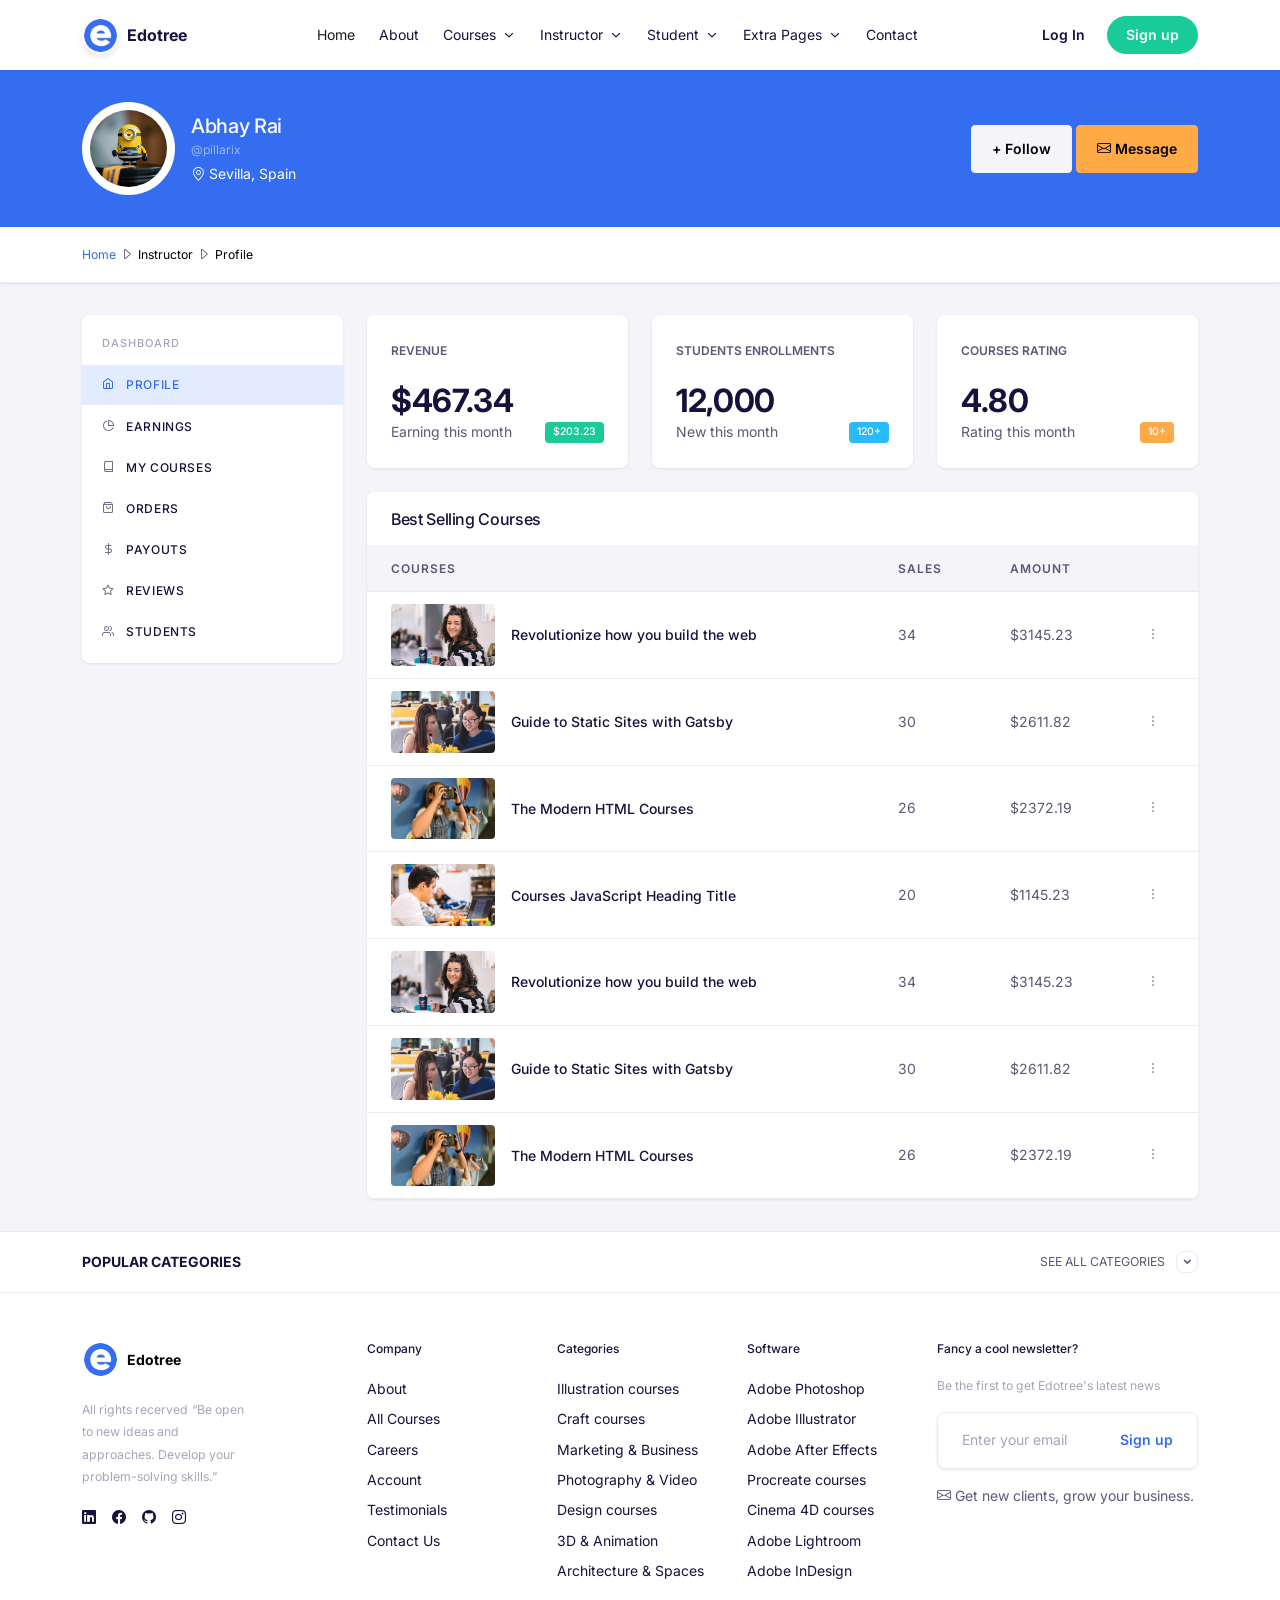
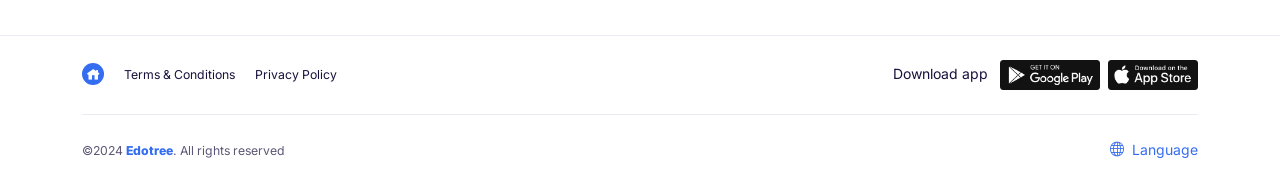
<file: dashboard_Admin.html.html>
<!DOCTYPE html><html lang="en"><head>
      <!-- Required meta tags -->
      <meta charset="utf-8">
      <meta name="viewport" content="width=device-width, initial-scale=1">
      <link rel="icon" type="image/png" href="images/icon.png">
      <title>Edotree – Online Course & Education HTML5 Template</title>
      <meta name="description" content="Edotree">
      <meta name="keywords" content="Edotree">
      <!-- Custom Css -->
      <link href="css/style.css" rel="stylesheet">
      <!-- slick Slider -->
      <link href="css/slick.css" rel="stylesheet">
      <link href="css/slick-theme.css" rel="stylesheet">
      <!-- Icofont -->
      <link href="css/icofont.min.css" rel="stylesheet">
      <link rel="stylesheet" href="css/bootstrap-icons.css">
   </head>
   <body class="bg-light">
      <!-- navbar -->
      <nav class="navbar navbar-expand-lg navbar-light bg-white shadow-sm p-0 main-header-nav" id="nav-bar">
         <div class="container">
            <a href="index.html" class="brand d-flex align-items-center mb-0 text-decoration-none me-4 fw-bold h4 text-white">
            <img src="images/logo.png" alt="" class="img-fluid d-inline-block align-text-center me-2 rounded-pill border shadow">
            Edotree
            </a>
            <button class="navbar-toggler" type="button" data-bs-toggle="collapse" data-bs-target="#navbarSupportedContent" aria-controls="navbarSupportedContent" aria-expanded="false" aria-label="Toggle navigation">
            <span class="navbar-toggler-icon"></span>
            </button>
            <div class="collapse navbar-collapse" id="navbarSupportedContent">
               <ul class="navbar-nav mx-auto gap-2 mb-2 mb-lg-0">
                  <li class="nav-item mx-2">
                     <a class="nav-link px-0 py-4 active" href="index.html">Home</a>
                  </li>
                  <li class="nav-item mx-2">
                     <a class="nav-link px-0 py-4" href="about.html">About</a>
                  </li>
                  <li class="nav-item mx-2 dropdown">
                     <a class="nav-link dropdown-toggle px-0 py-4" href="#" role="button" data-bs-toggle="dropdown" aria-expanded="false">
                     Courses
                     </a>
                     <ul class="dropdown-menu m-0 border-0 shadow-sm p-2">
                        <li><a class="dropdown-item px-3 py-2 rounded" href="courses.html">All Courses</a></li>
                        <li><a class="dropdown-item px-3 py-2 rounded" href="courses-detail.html">Courses Detail</a></li>
                        <li><a class="dropdown-item px-3 py-2 rounded" href="successful.html">Order Successful</a></li>
                     </ul>
                  </li>
                  <li class="nav-item mx-2 dropdown">
                     <a class="nav-link dropdown-toggle px-0 py-4" href="#" role="button" data-bs-toggle="dropdown" aria-expanded="false">
                     Instructor
                     </a>
                     <ul class="dropdown-menu m-0 border-0 shadow-sm p-2">
                        <li><a class="dropdown-item px-3 py-2 rounded" href="dashboard.html">Profile</a></li>
                        <li><a class="dropdown-item px-3 py-2 rounded" href="instructor-earnings.html">Earnings</a></li>
                        <li><a class="dropdown-item px-3 py-2 rounded" href="instructor-my-courses.html">My Courses</a></li>
                        <li><a class="dropdown-item px-3 py-2 rounded" href="instructor-orders.html">Orders</a></li>
                        <li><a class="dropdown-item px-3 py-2 rounded" href="instructor-payouts.html">Payouts</a></li>
                        <li><a class="dropdown-item px-3 py-2 rounded" href="instructor-reviews.html">Reviews</a></li>
                        <li><a class="dropdown-item px-3 py-2 rounded" href="instructor-students.html">Students</a></li>
                     </ul>
                  </li>
                  <li class="nav-item mx-2 dropdown">
                     <a class="nav-link dropdown-toggle px-0 py-4" href="#" role="button" data-bs-toggle="dropdown" aria-expanded="false">
                     Student
                     </a>
                     <ul class="dropdown-menu m-0 border-0 shadow-sm p-2">
                        <li><a class="dropdown-item px-3 py-2 rounded" href="student-billing-info.html">Billing Info</a></li>
                        <li><a class="dropdown-item px-3 py-2 rounded" href="student-delete-profile.html">Delete Profile</a></li>
                        <li><a class="dropdown-item px-3 py-2 rounded" href="student-edit-profile.html">Edit Profile</a></li>
                        <li><a class="dropdown-item px-3 py-2 rounded" href="student-invoice.html">Invoice</a></li>
                        <li><a class="dropdown-item px-3 py-2 rounded" href="student-linked-accounts.html">Linked Accounts</a></li>
                        <li><a class="dropdown-item px-3 py-2 rounded" href="student-notifications.html">Notifications</a></li>
                        <li><a class="dropdown-item px-3 py-2 rounded" href="student-payment.html">Payment</a></li>
                        <li><a class="dropdown-item px-3 py-2 rounded" href="student-profile-privacy.html">Profile Privacy</a></li>
                        <li><a class="dropdown-item px-3 py-2 rounded" href="student-security.html">Security</a></li>
                        <li><a class="dropdown-item px-3 py-2 rounded" href="student-social-profiles.html">Social Profiles</a></li>
                        <li><a class="dropdown-item px-3 py-2 rounded" href="student-subscriptions.html">Subscriptions</a></li>
                     </ul>
                  </li>
                  <li class="nav-item mx-2 dropdown">
                     <a class="nav-link dropdown-toggle px-0 py-4" href="#" role="button" data-bs-toggle="dropdown" aria-expanded="false">
                     Extra Pages
                     </a>
                     <ul class="dropdown-menu m-0 border-0 shadow-sm p-2">
                        <li><a class="dropdown-item px-3 py-2 rounded" href="signin.html">Login</a></li>
                        <li><a class="dropdown-item px-3 py-2 rounded" href="signup.html">Signup</a></li>
                        <li><a class="dropdown-item px-3 py-2 rounded" href="forgot.html">Forgot</a></li>
                        <li><a class="dropdown-item px-3 py-2 rounded" href="faq.html">FAQ</a></li>
                        <li><a class="dropdown-item px-3 py-2 rounded" href="careers.html">Careers</a></li>
                        <li><a class="dropdown-item px-3 py-2 rounded" href="testimonials.html">Testimonials</a></li>
                        <li><a class="dropdown-item px-3 py-2 rounded" href="terms-and-conditions.html">Terms & Conditions</a></li>
                        <li><a class="dropdown-item px-3 py-2 rounded" href="privacy-policy.html">Privacy Policy</a></li>
                        <li><a class="dropdown-item px-3 py-2 rounded" href="404.html">Not Found 404</a></li>
                     </ul>
                  </li>
                  <li class="nav-item mx-2">
                     <a class="nav-link px-0 py-4" href="contact.html">Contact</a>
                  </li>
               </ul>
               <div class="d-flex gap-1 align-items-center main-header-nav-right">
                  <a href="signin.html" class="btn text-decoration-none text-white rounded-pill border-0">Log In</a>
                  <a href="signup.html" type="button" class="btn btn-success rounded-pill">Sign up</a>
               </div>
            </div>
         </div>
      </nav>
      <!-- Content -->
      <section class="bg-primary py-5 profile-header">
         <div class="container">
            <div class="row">
               <div class="col-lg-12">
                  <div class="d-flex gap-3 align-items-center">
                     <img src="images/emoji.jpg" class="img-fluid rounded-circle col-1 bg-white p-2" alt="...">
                     <div>
                        <div class="p-0">
                           <h3 class="card-title text-white mb-0">Abhay Rai</h3>
                           <p class="card-text fs-6 text-white-50 mb-1">@pillarix</p>
                           <p class="card-text text-white">
                              <i class="bi bi-geo-alt"></i>
                              Sevilla, Spain
                           </p>
                        </div>
                     </div>
                     <div class="ms-auto">
                        <div class="border-0">
                           <button type="button" class="btn btn-light">+ Follow</button>
                           <button type="button" class="btn btn-warning"> <i class="bi bi-envelope"></i> Message</button>
                        </div>
                     </div>
                  </div>
               </div>
            </div>
         </div>
      </section>
      <!-- Inner Header -->
      <section class="py-3 border-bottom bg-white shadow-sm">
         <div class="container">
            <div class="row align-items-center">
               <div class="creatives d-flex align-items-center">
                  <a href="#" class="small text-primary">Home</a>
                  <i class="bi bi-caret-right mx-1"></i>
                  <a href="#" class="small">Instructor</a>
                  <i class="bi bi-caret-right mx-1"></i>
                  <a href="#" class="small">Profile</a>
               </div>
            </div>
         </div>
      </section>
      <div class="pt-5 pb-5">
         <div class="container">
            <div class="row">
               <div class="col-lg-3 col-md-4 col-sm-12">
                  <div class="sidebar-fixed">
                  <nav class="navbar sidebar-dash navbar-expand-md navbar-light shadow-sm mb-4 mb-lg-0 sidenav navbar navbar-expand-lg navbar-light">
                     <a class="d-xl-none d-lg-none d-md-none text-inherit fw-bold fs-5 float-start py-1" href="dashboard.html">Menu</a>
                     <button data-bs-toggle="collapse" data-bs-target="#navbarNav" aria-controls="navbarNav" aria-expanded="false" aria-label="Toggle navigation" class="p-0 focus-none border-0 navbar-toggler collapsed">
                     <span class="navbar-toggler d-md-none icon-shape icon-sm rounded bg-primary p-0 text-white float-end">
                     <span class="fe fe-menu"></span>
                     </span>
                     </button>
                     <div class="navbar-collapse collapse" id="navbarNav">
                        <ul class="me-auto flex-column navbar-nav">
                           <li class="navbar-header nav-item">Dashboard</li>
                           <li class="nav-item active"><a class="nav-link" href="dashboard.html"><i class="fe fe-home nav-icon"></i> Profile</a></li>
                           <li class="nav-item"><a class="nav-link" href="instructor-earnings.html"><i class="fe fe-pie-chart nav-icon"></i> Earnings</a></li>
                           <li class="nav-item"><a class="nav-link" href="instructor-my-courses.html"><i class="fe fe-book nav-icon"></i> My Courses</a></li>
                           <li class="nav-item"><a class="nav-link" href="instructor-orders.html"><i class="fe fe-shopping-bag nav-icon"></i> Orders</a></li>
                           <li class="nav-item"><a class="nav-link" href="instructor-payouts.html"><i class="fe fe-dollar-sign nav-icon"></i> Payouts</a></li>
                           <li class="nav-item"><a class="nav-link" href="instructor-reviews.html"><i class="fe fe-star nav-icon"></i> Reviews</a></li>
                           <li class="nav-item"><a class="nav-link" href="instructor-students.html"><i class="fe fe-users nav-icon"></i> Students</a></li>
                        </ul>
                     </div>
                  </nav>
                  </div>
               </div>
               <div class="col-lg-9 col-md-8 col-sm-12 col-12">
                  <div class="row">
                     <div class="mb-4 mb-lg-0 col-lg-4 col-md-12 col-sm-12">
                        <div class="card border-light">
                           <div class="p-0 card-body">
                              <div class="p-4">
                                 <span class="fs-6 text-uppercase fw-semi-bold">Revenue</span>
                                 <h2 class="mt-4 fw-bold mb-1 d-flex align-items-center h1 lh-1">$467.34</h2>
                                 <span class="d-flex justify-content-between align-items-center"><span>Earning
                                 this month</span><span class="ms-2 badge bg-success">$203.23</span></span>
                              </div>
                           </div>
                        </div>
                     </div>
                     <div class="mb-4 mb-lg-0 col-lg-4 col-md-12 col-sm-12">
                        <div class="card border-light">
                           <div class="p-0 card-body">
                              <div class="p-4">
                                 <span class="fs-6 text-uppercase fw-semi-bold">Students
                                 Enrollments</span>
                                 <h2 class="mt-4 fw-bold mb-1 d-flex align-items-center h1 lh-1">12,000</h2>
                                 <span class="d-flex justify-content-between align-items-center"><span>New this
                                 month</span><span class="ms-2 badge bg-info">120+</span></span>
                              </div>
                           </div>
                        </div>
                     </div>
                     <div class="mb-4 mb-lg-0 col-lg-4 col-md-12 col-sm-12">
                        <div class="card border-light">
                           <div class="p-0 card-body">
                              <div class="p-4">
                                 <span class="fs-6 text-uppercase fw-semi-bold">Courses
                                 Rating</span>
                                 <h2 class="mt-4 fw-bold mb-1 d-flex align-items-center h1 lh-1">4.80</h2>
                                 <span class="d-flex justify-content-between align-items-center"><span>Rating this
                                 month</span><span class="ms-2 badge bg-warning">10+</span></span>
                              </div>
                           </div>
                        </div>
                     </div>
                  </div>
                  <div class="mt-4 card">
                     <div class="card-header">
                        <h3 class="mb-0 h4">Best Selling Courses</h3>
                     </div>
                     <div class="p-0  card-body">
                        <div class="table-responsive border-0 ">
                           <table class="mb-0 text-nowrap  table">
                              <thead class="table-light">
                                 <tr>
                                    <th scope="col" class="border-0">COURSES</th>
                                    <th scope="col" class="border-0">SALES</th>
                                    <th scope="col" class="border-0">AMOUNT</th>
                                    <th scope="col" class="border-0"></th>
                                 </tr>
                              </thead>
                              <tbody>
                                 <tr>
                                    <td class="align-middle border-top-0 ">
                                       <a href="dashboard.html">
                                          <div class="d-lg-flex align-items-center">
                                             <img src="images/2.jpg" alt="" class="rounded img-4by3-lg">
                                             <h5 class="mb-0 ms-lg-3 mt-lg-0 mt-2 text-primary-hover">
                                                Revolutionize how you build the web
                                             </h5>
                                          </div>
                                       </a>
                                    </td>
                                    <td class="align-middle border-top-0">34</td>
                                    <td class="align-middle border-top-0">$3145.23 </td>
                                    <td class="align-middle border-top-0">
                                       <div>
                                          <div class="dropdown"><a href="#"><i class="fe fe-more-vertical text-muted"></i></a></div>
                                       </div>
                                    </td>
                                 </tr>
                                 <tr>
                                    <td class="align-middle border-top-0 ">
                                       <a href="dashboard.html">
                                          <div class="d-lg-flex align-items-center">
                                             <img src="images/5.jpg" alt="" class="rounded img-4by3-lg">
                                             <h5 class="mb-0 ms-lg-3 mt-lg-0 mt-2 text-primary-hover">Guide to Static Sites with Gatsby</h5>
                                          </div>
                                       </a>
                                    </td>
                                    <td class="align-middle border-top-0">30</td>
                                    <td class="align-middle border-top-0">$2611.82 </td>
                                    <td class="align-middle border-top-0">
                                       <div>
                                          <div class="dropdown"><a href="#"><i class="fe fe-more-vertical text-muted"></i></a></div>
                                       </div>
                                    </td>
                                 </tr>
                                 <tr>
                                    <td class="align-middle border-top-0 ">
                                       <a href="dashboard.html">
                                          <div class="d-lg-flex align-items-center">
                                             <img src="images/7.jpg" alt="" class="rounded img-4by3-lg">
                                             <h5 class="mb-0 ms-lg-3 mt-lg-0 mt-2 text-primary-hover">The Modern HTML Courses</h5>
                                          </div>
                                       </a>
                                    </td>
                                    <td class="align-middle border-top-0">26</td>
                                    <td class="align-middle border-top-0">$2372.19 </td>
                                    <td class="align-middle border-top-0">
                                       <div>
                                          <div class="dropdown"><a href="#"><i class="fe fe-more-vertical text-muted"></i></a></div>
                                       </div>
                                    </td>
                                 </tr>
                                 <tr>
                                    <td class="align-middle border-top-0 ">
                                       <a href="dashboard.html">
                                          <div class="d-lg-flex align-items-center">
                                             <img src="images/4.jpg" alt="" class="rounded img-4by3-lg">
                                             <h5 class="mb-0 ms-lg-3 mt-lg-0 mt-2 text-primary-hover">Courses JavaScript Heading Title</h5>
                                          </div>
                                       </a>
                                    </td>
                                    <td class="align-middle border-top-0">20</td>
                                    <td class="align-middle border-top-0">$1145.23 </td>
                                    <td class="align-middle border-top-0">
                                       <div>
                                          <div class="dropdown"><a href="#"><i class="fe fe-more-vertical text-muted"></i></a></div>
                                       </div>
                                    </td>
                                 </tr>
                                 <tr>
                                    <td class="align-middle border-top-0 ">
                                       <a href="dashboard.html">
                                          <div class="d-lg-flex align-items-center">
                                             <img src="images/2.jpg" alt="" class="rounded img-4by3-lg">
                                             <h5 class="mb-0 ms-lg-3 mt-lg-0 mt-2 text-primary-hover">
                                                Revolutionize how you build the web
                                             </h5>
                                          </div>
                                       </a>
                                    </td>
                                    <td class="align-middle border-top-0">34</td>
                                    <td class="align-middle border-top-0">$3145.23 </td>
                                    <td class="align-middle border-top-0">
                                       <div>
                                          <div class="dropdown"><a href="#"><i class="fe fe-more-vertical text-muted"></i></a></div>
                                       </div>
                                    </td>
                                 </tr>
                                 <tr>
                                    <td class="align-middle border-top-0 ">
                                       <a href="dashboard.html">
                                          <div class="d-lg-flex align-items-center">
                                             <img src="images/5.jpg" alt="" class="rounded img-4by3-lg">
                                             <h5 class="mb-0 ms-lg-3 mt-lg-0 mt-2 text-primary-hover">Guide to Static Sites with Gatsby</h5>
                                          </div>
                                       </a>
                                    </td>
                                    <td class="align-middle border-top-0">30</td>
                                    <td class="align-middle border-top-0">$2611.82 </td>
                                    <td class="align-middle border-top-0">
                                       <div>
                                          <div class="dropdown"><a href="#"><i class="fe fe-more-vertical text-muted"></i></a></div>
                                       </div>
                                    </td>
                                 </tr>
                                 <tr>
                                    <td class="align-middle border-top-0 ">
                                       <a href="dashboard.html">
                                          <div class="d-lg-flex align-items-center">
                                             <img src="images/7.jpg" alt="" class="rounded img-4by3-lg">
                                             <h5 class="mb-0 ms-lg-3 mt-lg-0 mt-2 text-primary-hover">The Modern HTML Courses</h5>
                                          </div>
                                       </a>
                                    </td>
                                    <td class="align-middle border-top-0">26</td>
                                    <td class="align-middle border-top-0">$2372.19 </td>
                                    <td class="align-middle border-top-0">
                                       <div>
                                          <div class="dropdown"><a href="#"><i class="fe fe-more-vertical text-muted"></i></a></div>
                                       </div>
                                    </td>
                                 </tr>
                              </tbody>
                           </table>
                        </div>
                     </div>
                  </div>
               </div>
            </div>
         </div>
      </div>
      <!-- Refer and get free services -->
      <div class="bg-white border-top border-bottom cities-footer">
         <div>
            <div class="container">
               <a class="w-100 text-body text-decoration-none py-3 d-block" data-bs-toggle="collapse" href="#collapseExample" role="button" aria-expanded="false" aria-controls="collapseExample">
                  <div class="d-flex flex-wrap justify-content-between align-items-center py-1">
                     <h6 class="m-0 h5 text-dark fw-bold">POPULAR CATEGORIES</h6>
                     <small>SEE ALL CATEGORIES <i class="icofont-rounded-down border p-1 ms-2 rounded-3"></i></small>
                  </div>
               </a>
            </div>
         </div>
         <div class="collapse border-top" id="collapseExample">
            <div class="container py-4">
               <div class="row">
                  <div class="col-6 col-lg-3 col-md-3"><a class="py-1 text-decoration-none d-block w-100 link-dark" href="courses.html">llustration courses</a></div>
                  <div class="col-6 col-lg-3 col-md-3"><a class="py-1 text-decoration-none d-block w-100 link-dark" href="courses.html">Craft courses</a></div>
                  <div class="col-6 col-lg-3 col-md-3"><a class="py-1 text-decoration-none d-block w-100 link-dark" href="courses.html">Marketing & Business courses</a></div>
                  <div class="col-6 col-lg-3 col-md-3"><a class="py-1 text-decoration-none d-block w-100 link-dark" href="courses.html">Photography & Video courses</a></div>
                  <div class="col-6 col-lg-3 col-md-3"><a class="py-1 text-decoration-none d-block w-100 link-dark" href="courses.html">Design courses</a></div>
                  <div class="col-6 col-lg-3 col-md-3"><a class="py-1 text-decoration-none d-block w-100 link-dark" href="courses.html">3D & Animation courses</a></div>
                  <div class="col-6 col-lg-3 col-md-3"><a class="py-1 text-decoration-none d-block w-100 link-dark" href="courses.html">Architecture & Spaces courses</a></div>
                  <div class="col-6 col-lg-3 col-md-3"><a class="py-1 text-decoration-none d-block w-100 link-dark" href="courses.html">Web & App Design courses</a></div>
                  <div class="col-6 col-lg-3 col-md-3"><a class="py-1 text-decoration-none d-block w-100 link-dark" href="courses.html">llustration courses</a></div>
                  <div class="col-6 col-lg-3 col-md-3"><a class="py-1 text-decoration-none d-block w-100 link-dark" href="courses.html">Craft courses</a></div>
                  <div class="col-6 col-lg-3 col-md-3"><a class="py-1 text-decoration-none d-block w-100 link-dark" href="courses.html">Marketing & Business courses</a></div>
                  <div class="col-6 col-lg-3 col-md-3"><a class="py-1 text-decoration-none d-block w-100 link-dark" href="courses.html">Photography & Video courses</a></div>
                  <div class="col-6 col-lg-3 col-md-3"><a class="py-1 text-decoration-none d-block w-100 link-dark" href="courses.html">Design courses</a></div>
                  <div class="col-6 col-lg-3 col-md-3"><a class="py-1 text-decoration-none d-block w-100 link-dark" href="courses.html">3D & Animation courses</a></div>
                  <div class="col-6 col-lg-3 col-md-3"><a class="py-1 text-decoration-none d-block w-100 link-dark" href="courses.html">Architecture & Spaces courses</a></div>
                  <div class="col-6 col-lg-3 col-md-3"><a class="py-1 text-decoration-none d-block w-100 link-dark" href="courses.html">Web & App Design courses</a></div>
                  <div class="col-6 col-lg-3 col-md-3"><a class="py-1 text-decoration-none d-block w-100 link-dark" href="courses.html">Writing courses</a></div>
                  <div class="col-6 col-lg-3 col-md-3"><a class="py-1 text-decoration-none d-block w-100 link-dark" href="courses.html">Calligraphy & Typography courses</a></div>
                  <div class="col-6 col-lg-3 col-md-3"><a class="py-1 text-decoration-none d-block w-100 link-dark" href="courses.html">Fashion courses</a></div>
                  <div class="col-6 col-lg-3 col-md-3"><a class="py-1 text-decoration-none d-block w-100 link-dark" href="courses.html">Music & Audio courses</a></div>
                  <div class="col-6 col-lg-3 col-md-3"><a class="py-1 text-decoration-none d-block w-100 link-dark" href="courses.html">Writing courses</a></div>
                  <div class="col-6 col-lg-3 col-md-3"><a class="py-1 text-decoration-none d-block w-100 link-dark" href="courses.html">Calligraphy & Typography courses</a></div>
                  <div class="col-6 col-lg-3 col-md-3"><a class="py-1 text-decoration-none d-block w-100 link-dark" href="courses.html">Fashion courses</a></div>
                  <div class="col-6 col-lg-3 col-md-3"><a class="py-1 text-decoration-none d-block w-100 link-dark" href="courses.html">Music & Audio courses</a></div>
               </div>
            </div>
         </div>
      </div>
      <!-- Footer -->
      <div class="py-5 footer bg-white">
         <div>
            <div class="container py-3">
               <div class="row">
                  <div class="col-md-12 col-lg-2 col-6 order-1 order-md-0">
                     <a href="index.html" class="brand d-flex align-items-center mb-0 text-decoration-none me-4 fw-bold h5 text-black">
                     <img src="images/logo.png" alt="" class="img-fluid d-inline-block align-text-center me-2 rounded-pill">
                     Edotree
                     </a>
                     <div class="text-muted my-3 py-1">
                        <small>All rights recerved</small>
                        <span class="small">“Be open to new ideas and approaches. Develop your problem-solving skills.”</span>
                     </div>
                     <div class="d-flex gap-3 h5 m-0">
                        <a href="#" class="link-dark"><i class="bi bi-linkedin"></i></a>
                        <a href="#" class="link-dark"><i class="bi bi-facebook"></i></a>
                        <a href="#" class="link-dark"><i class="bi bi-github"></i></a>
                        <a href="#" class="link-dark"><i class="bi bi-instagram"></i></a>
                     </div>
                  </div>
                  <div class="col-md-6 col-lg-2 col-6 offset-lg-1 mb-lg-0 mb-3">
                     <h6 class="pb-2">Company</h6>
                     <a class="py-1 text-decoration-none d-block w-100 link-dark" href="about.html">About</a>
                     <a class="py-1 text-decoration-none d-block w-100 link-dark" href="courses.html">All Courses</a>
                     <a class="py-1 text-decoration-none d-block w-100 link-dark" href="careers.html">Careers</a>
                     <a class="py-1 text-decoration-none d-block w-100 link-dark" href="student-edit-profile.html">Account</a>
                     <a class="py-1 text-decoration-none d-block w-100 link-dark" href="testimonials.html">Testimonials</a>
                     <a class="py-1 text-decoration-none d-block w-100 link-dark" href="contact.html">Contact Us</a>
                  </div>
                  <div class="col-md-6 col-lg-2 col-6">
                     <h6 class="pb-2">Categories</h6>
                     <a class="py-1 text-decoration-none d-block w-100 link-dark" href="courses.html">Illustration courses</a>
                     <a class="py-1 text-decoration-none d-block w-100 link-dark" href="courses.html">Craft courses</a>
                     <a class="py-1 text-decoration-none d-block w-100 link-dark" href="courses.html">Marketing & Business</a>
                     <a class="py-1 text-decoration-none d-block w-100 link-dark" href="courses.html">Photography & Video</a>
                     <a class="py-1 text-decoration-none d-block w-100 link-dark" href="courses.html">Design courses</a>
                     <a class="py-1 text-decoration-none d-block w-100 link-dark" href="courses.html">3D & Animation</a>
                     <a class="py-1 text-decoration-none d-block w-100 link-dark" href="courses.html">Architecture & Spaces</a>
                  </div>
                  <div class="col-md-12 col-lg-2 col-12 mb-lg-0 mb-3">
                     <h6 class="pb-2">Software</h6>
                     <a class="py-1 text-decoration-none d-block w-100 link-dark" href="courses.html">Adobe Photoshop</a>
                     <a class="py-1 text-decoration-none d-block w-100 link-dark" href="courses.html">Adobe Illustrator</a>
                     <a class="py-1 text-decoration-none d-block w-100 link-dark" href="courses.html">Adobe After Effects</a>
                     <a class="py-1 text-decoration-none d-block w-100 link-dark" href="courses.html">Procreate courses</a>
                     <a class="py-1 text-decoration-none d-block w-100 link-dark" href="courses.html">Cinema 4D courses</a>
                     <a class="py-1 text-decoration-none d-block w-100 link-dark" href="courses.html">Adobe Lightroom </a>
                     <a class="py-1 text-decoration-none d-block w-100 link-dark" href="courses.html">Adobe InDesign </a>
                  </div>
                  <div class="col-md-12 col-lg-3 col-6 order-1 order-md-0">
                     <h6 class="pb-2">Fancy a cool newsletter?</h6>
                     <small class="text-muted">Be the first to get Edotree's latest news</small>
                     <form>
                        <div class="input-group my-3 shadow-sm border rounded-3 overflow-hidden p-1">
                           <input type="text" class="form-control shadow-none border-0" placeholder="Enter your email">
                           <a href="" class="input-group-text bg-white shadow-none border-0 text-primary btn" id="basic-addon2">
                           Sign up
                           </a>
                        </div>
                     </form>
                     <p><i class="bi bi-envelope"></i> Get new clients, grow your business.</p>
                  </div>
               </div>
            </div>
         </div>
      </div>
      <footer class="footer bg-white border-top">
         <div class="container">
            <div class="row align-items-center justify-content-between py-4">
               <div class="col-auto">
                  <div class="mb-4 mb-md-0">
                     <a href="index.html" class="text-decoration-none link-dark fw-bold"><i class="icofont-home bg-primary text-white p-1 rounded-pill"></i></a>
                     <a href="terms-and-conditions.html" class="text-decoration-none link-dark small mx-3">Terms & Conditions</a>
                     <a href="privacy-policy.html" class="text-decoration-none link-dark small">Privacy Policy</a>
                  </div>
               </div>
               <div class="col-auto">
                  <div class="d-flex align-items-center gap-1">
                     <a href="#" class="text-decoration-none link-dark pe-2">Download app</a>
                     <a class="me-1" href="#"><img src="images/google.png" class="img-fluid app-icon" alt="#" loading="lazy"></a>
                     <a href="#"><img src="images/apple.png" class="img-fluid app-icon" alt="#" loading="lazy"></a>
                  </div>
               </div>
            </div>
            <hr class="m-0">
            <div class="row align-items-center justify-content-between flex-column flex-sm-row py-4">
               <div class="col-auto order-1 order-md-0">
                  <span class="small">©2024 <b class="text-primary">Edotree</b>. All rights reserved</span>
               </div>
               <div class="col-auto order-0 order-md-1">
                  <a href="#" class="text-decoration-none text-primary"><i class="bi bi-globe me-1"></i> Language</a>
               </div>
            </div>
         </div>
      </footer>
   
   
   <script src="js/jquery.min.js"></script>
   <!-- Bootstrap Bundle Js -->
   <script src="js/bootstrap.bundle.min.js"></script>
   <!-- Slick Js -->
   <script src="js/slick.min.js"></script>
   <!-- Custom Js -->
   <script src="js/custom.js"></script>
</body><!-- Jquery Js --></html>
</file>
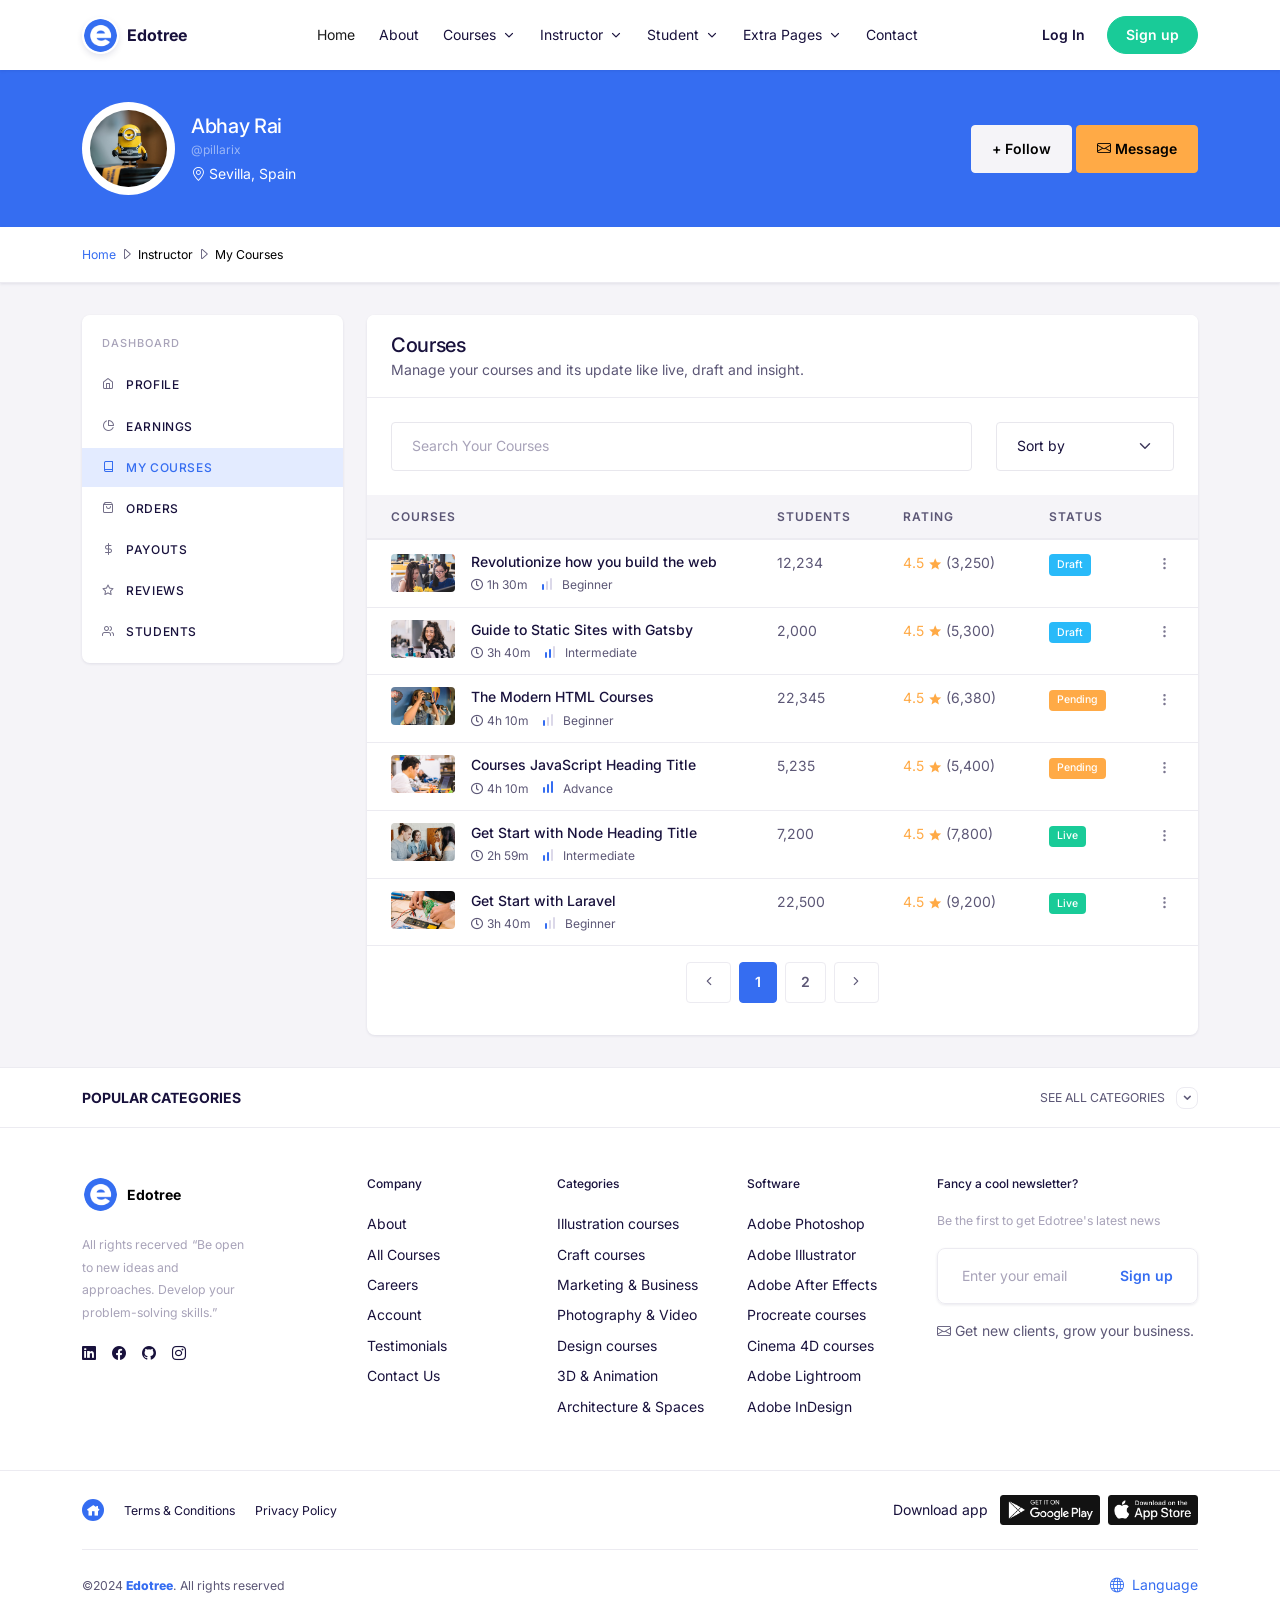
<file: instructor-my-courses.html.html>
<!DOCTYPE html><html lang="en"><head>
      <!-- Required meta tags -->
      <meta charset="utf-8">
      <meta name="viewport" content="width=device-width, initial-scale=1">
      <link rel="icon" type="image/png" href="images/icon.png">
      <title>Edotree – Online Course & Education HTML5 Template</title>
      <meta name="description" content="Edotree">
      <meta name="keywords" content="Edotree">
      <!-- Custom Css -->
      <link href="css/style.css" rel="stylesheet">
      <!-- slick Slider -->
      <link href="css/slick.css" rel="stylesheet">
      <link href="css/slick-theme.css" rel="stylesheet">
      <!-- Icofont -->
      <link href="css/icofont.min.css" rel="stylesheet">
      <link rel="stylesheet" href="css/bootstrap-icons.css">
   </head>
   <body class="bg-light">
      <!-- navbar -->
      <nav class="navbar navbar-expand-lg navbar-light bg-white shadow-sm p-0 main-header-nav" id="nav-bar">
         <div class="container">
            <a href="index.html" class="brand d-flex align-items-center mb-0 text-decoration-none me-4 fw-bold h4 text-white">
            <img src="images/logo.png" alt="" class="img-fluid d-inline-block align-text-center me-2 rounded-pill border shadow">
            Edotree
            </a>
            <button class="navbar-toggler" type="button" data-bs-toggle="collapse" data-bs-target="#navbarSupportedContent" aria-controls="navbarSupportedContent" aria-expanded="false" aria-label="Toggle navigation">
            <span class="navbar-toggler-icon"></span>
            </button>
            <div class="collapse navbar-collapse" id="navbarSupportedContent">
               <ul class="navbar-nav mx-auto gap-2 mb-2 mb-lg-0">
                  <li class="nav-item mx-2">
                     <a class="nav-link px-0 py-4 active" href="index.html">Home</a>
                  </li>
                  <li class="nav-item mx-2">
                     <a class="nav-link px-0 py-4" href="about.html">About</a>
                  </li>
                  <li class="nav-item mx-2 dropdown">
                     <a class="nav-link dropdown-toggle px-0 py-4" href="#" role="button" data-bs-toggle="dropdown" aria-expanded="false">
                     Courses
                     </a>
                     <ul class="dropdown-menu m-0 border-0 shadow-sm p-2">
                        <li><a class="dropdown-item px-3 py-2 rounded" href="courses.html">All Courses</a></li>
                        <li><a class="dropdown-item px-3 py-2 rounded" href="courses-detail.html">Courses Detail</a></li>
                        <li><a class="dropdown-item px-3 py-2 rounded" href="successful.html">Order Successful</a></li>
                     </ul>
                  </li>
                  <li class="nav-item mx-2 dropdown">
                     <a class="nav-link dropdown-toggle px-0 py-4" href="#" role="button" data-bs-toggle="dropdown" aria-expanded="false">
                     Instructor
                     </a>
                     <ul class="dropdown-menu m-0 border-0 shadow-sm p-2">
                        <li><a class="dropdown-item px-3 py-2 rounded" href="dashboard.html">Profile</a></li>
                        <li><a class="dropdown-item px-3 py-2 rounded" href="instructor-earnings.html">Earnings</a></li>
                        <li><a class="dropdown-item px-3 py-2 rounded" href="instructor-my-courses.html">My Courses</a></li>
                        <li><a class="dropdown-item px-3 py-2 rounded" href="instructor-orders.html">Orders</a></li>
                        <li><a class="dropdown-item px-3 py-2 rounded" href="instructor-payouts.html">Payouts</a></li>
                        <li><a class="dropdown-item px-3 py-2 rounded" href="instructor-reviews.html">Reviews</a></li>
                        <li><a class="dropdown-item px-3 py-2 rounded" href="instructor-students.html">Students</a></li>
                     </ul>
                  </li>
                  <li class="nav-item mx-2 dropdown">
                     <a class="nav-link dropdown-toggle px-0 py-4" href="#" role="button" data-bs-toggle="dropdown" aria-expanded="false">
                     Student
                     </a>
                     <ul class="dropdown-menu m-0 border-0 shadow-sm p-2">
                        <li><a class="dropdown-item px-3 py-2 rounded" href="student-billing-info.html">Billing Info</a></li>
                        <li><a class="dropdown-item px-3 py-2 rounded" href="student-delete-profile.html">Delete Profile</a></li>
                        <li><a class="dropdown-item px-3 py-2 rounded" href="student-edit-profile.html">Edit Profile</a></li>
                        <li><a class="dropdown-item px-3 py-2 rounded" href="student-invoice.html">Invoice</a></li>
                        <li><a class="dropdown-item px-3 py-2 rounded" href="student-linked-accounts.html">Linked Accounts</a></li>
                        <li><a class="dropdown-item px-3 py-2 rounded" href="student-notifications.html">Notifications</a></li>
                        <li><a class="dropdown-item px-3 py-2 rounded" href="student-payment.html">Payment</a></li>
                        <li><a class="dropdown-item px-3 py-2 rounded" href="student-profile-privacy.html">Profile Privacy</a></li>
                        <li><a class="dropdown-item px-3 py-2 rounded" href="student-security.html">Security</a></li>
                        <li><a class="dropdown-item px-3 py-2 rounded" href="student-social-profiles.html">Social Profiles</a></li>
                        <li><a class="dropdown-item px-3 py-2 rounded" href="student-subscriptions.html">Subscriptions</a></li>
                     </ul>
                  </li>
                  <li class="nav-item mx-2 dropdown">
                     <a class="nav-link dropdown-toggle px-0 py-4" href="#" role="button" data-bs-toggle="dropdown" aria-expanded="false">
                     Extra Pages
                     </a>
                     <ul class="dropdown-menu m-0 border-0 shadow-sm p-2">
                        <li><a class="dropdown-item px-3 py-2 rounded" href="signin.html">Login</a></li>
                        <li><a class="dropdown-item px-3 py-2 rounded" href="signup.html">Signup</a></li>
                        <li><a class="dropdown-item px-3 py-2 rounded" href="forgot.html">Forgot</a></li>
                        <li><a class="dropdown-item px-3 py-2 rounded" href="faq.html">FAQ</a></li>
                        <li><a class="dropdown-item px-3 py-2 rounded" href="careers.html">Careers</a></li>
                        <li><a class="dropdown-item px-3 py-2 rounded" href="testimonials.html">Testimonials</a></li>
                        <li><a class="dropdown-item px-3 py-2 rounded" href="terms-and-conditions.html">Terms & Conditions</a></li>
                        <li><a class="dropdown-item px-3 py-2 rounded" href="privacy-policy.html">Privacy Policy</a></li>
                        <li><a class="dropdown-item px-3 py-2 rounded" href="404.html">Not Found 404</a></li>
                     </ul>
                  </li>
                  <li class="nav-item mx-2">
                     <a class="nav-link px-0 py-4" href="contact.html">Contact</a>
                  </li>
               </ul>
               <div class="d-flex gap-1 align-items-center main-header-nav-right">
                  <a href="signin.html" class="btn text-decoration-none text-white rounded-pill border-0">Log In</a>
                  <a href="signup.html" type="button" class="btn btn-success rounded-pill">Sign up</a>
               </div>
            </div>
         </div>
      </nav>
      <!-- Content -->
      <section class="bg-primary py-5 profile-header">
         <div class="container">
            <div class="row">
               <div class="col-lg-12">
                  <div class="d-flex gap-3 align-items-center">
                     <img src="images/emoji.jpg" class="img-fluid rounded-circle col-1 bg-white p-2" alt="...">
                     <div>
                        <div class="p-0">
                           <h3 class="card-title text-white mb-0">Abhay Rai</h3>
                           <p class="card-text fs-6 text-white-50 mb-1">@pillarix</p>
                           <p class="card-text text-white">
                              <i class="bi bi-geo-alt"></i>
                              Sevilla, Spain
                           </p>
                        </div>
                     </div>
                     <div class="ms-auto">
                        <div class="border-0">
                           <button type="button" class="btn btn-light">+ Follow</button>
                           <button type="button" class="btn btn-warning"> <i class="bi bi-envelope"></i> Message</button>
                        </div>
                     </div>
                  </div>
               </div>
            </div>
         </div>
      </section>
      <!-- Inner Header -->
      <section class="py-3 border-bottom bg-white shadow-sm">
         <div class="container">
            <div class="row align-items-center">
               <div class="creatives d-flex align-items-center">
                  <a href="#" class="small text-primary">Home</a>
                  <i class="bi bi-caret-right mx-1"></i>
                  <a href="#" class="small">Instructor</a>
                  <i class="bi bi-caret-right mx-1"></i>
                  <a href="#" class="small">My Courses</a>
               </div>
            </div>
         </div>
      </section>
      <div class="pt-5 pb-5">
         <div class="container">
            <div class="row">
               <div class="col-lg-3 col-md-4 col-sm-12">
                  <div class="sidebar-fixed">
                  <nav class="navbar sidebar-dash navbar-expand-md navbar-light shadow-sm mb-4 mb-lg-0 sidenav navbar navbar-expand-lg navbar-light">
                     <a class="d-xl-none d-lg-none d-md-none text-inherit fw-bold fs-5 float-start py-1" href="dashboard.html">Menu</a>
                     <button data-bs-toggle="collapse" data-bs-target="#navbarNav" aria-controls="navbarNav" aria-expanded="false" aria-label="Toggle navigation" class="p-0 focus-none border-0 navbar-toggler collapsed">
                     <span class="navbar-toggler d-md-none icon-shape icon-sm rounded bg-primary p-0 text-white float-end">
                     <span class="fe fe-menu"></span>
                     </span>
                     </button>
                     <div class="navbar-collapse collapse" id="navbarNav">
                        <ul class="me-auto flex-column navbar-nav">
                           <li class="navbar-header nav-item">Dashboard</li>
                           <li class="nav-item"><a class="nav-link" href="dashboard.html"><i class="fe fe-home nav-icon"></i> Profile</a></li>
                           <li class="nav-item"><a class="nav-link" href="instructor-earnings.html"><i class="fe fe-pie-chart nav-icon"></i> Earnings</a></li>
                           <li class="nav-item active"><a class="nav-link" href="instructor-my-courses.html"><i class="fe fe-book nav-icon"></i> My Courses</a></li>
                           <li class="nav-item"><a class="nav-link" href="instructor-orders.html"><i class="fe fe-shopping-bag nav-icon"></i> Orders</a></li>
                           <li class="nav-item"><a class="nav-link" href="instructor-payouts.html"><i class="fe fe-dollar-sign nav-icon"></i> Payouts</a></li>
                           <li class="nav-item"><a class="nav-link" href="instructor-reviews.html"><i class="fe fe-star nav-icon"></i> Reviews</a></li>
                           <li class="nav-item"><a class="nav-link" href="instructor-students.html"><i class="fe fe-users nav-icon"></i> Students</a></li>
                        </ul>
                     </div>
                  </nav>
                  </div>
               </div>
               <div class="col-lg-9 col-md-8 col-sm-12">
                  <div class="border-0 card">
                     <div class="card-header">
                        <div class="mb-3 mb-lg-0">
                           <h3 class="mb-0">Courses</h3>
                           <p class="mb-0">Manage your courses and its update like live, draft and insight.</p>
                        </div>
                     </div>
                     <div class="card-body">
                        <div class="row">
                           <div class="mb-lg-0 mb-2 col-lg-9 col-md-7 col-sm-12"><input type="search" class="form-control" placeholder="Search Your Courses" value=""></div>
                           <div class="col-lg-3 col-md-5 col-sm-12">
                              <select name="" class="form-select">
                                 <option value="" class="text-muted" selected="">Sort by</option>
                                 <option value="Date Created">Date Created</option>
                                 <option value="Newest">Newest</option>
                                 <option value="High Rated">High Rated</option>
                                 <option value="Law Rated">Law Rated</option>
                                 <option value="High Earned">High Earned</option>
                              </select>
                           </div>
                        </div>
                     </div>
                     <div class="p-0 pb-5 card-body">
                        <div class="row">
                           <div class="col-lg-12 col-md-12 col-sm-12">
                              <div class="table-responsive">
                                 <table role="table" class="text-nowrap table">
                                    <thead class="table-light">
                                       <tr role="row">
                                          <th colspan="1" role="columnheader">COURSES</th>
                                          <th colspan="1" role="columnheader">STUDENTS</th>
                                          <th colspan="1" role="columnheader">RATING</th>
                                          <th colspan="1" role="columnheader">STATUS</th>
                                          <th colspan="1" role="columnheader"></th>
                                       </tr>
                                    </thead>
                                    <tbody role="rowgroup">
                                       <tr role="row">
                                          <td role="cell">
                                             <div class="d-lg-flex align-items-center">
                                                <div>
                                                   <a href="instructor-my-courses.html"><img src="images/5.jpg" alt="" class="rounded img-4by3-sm"></a>
                                                </div>
                                                <div class="ms-lg-3 mt-2 mt-lg-0">
                                                   <h4 class="mb-1 h5"><a class="text-inherit" href="instructor-my-courses.html">Revolutionize
                                                      how you build the web</a>
                                                   </h4>
                                                   <ul class="fs-6 mb-0 list-inline">
                                                      <li class="list-inline-item"><i class="far fa-clock me-1"></i>1h 30m</li>
                                                      <li class="list-inline-item">
                                                         <svg class="me-1 mt-n1" width="16" height="16" viewBox="0 0 16 16" fill="none" xmlns="http://www.w3.org/2000/svg">
                                                            <rect x="3" y="8" width="2" height="6" rx="1" fill="#356df1"></rect>
                                                            <rect x="7" y="5" width="2" height="9" rx="1" fill="#DBD8E9"></rect>
                                                            <rect x="11" y="2" width="2" height="12" rx="1" fill="#DBD8E9"></rect>
                                                         </svg>
                                                         Beginner
                                                      </li>
                                                   </ul>
                                                </div>
                                             </div>
                                          </td>
                                          <td role="cell">12,234</td>
                                          <td role="cell">
                                             <span class="text-warning">
                                                4.5
                                                <svg viewBox="0 0 24 24" role="presentation" style="width: 0.9rem; height: 0.9rem;">
                                                   <path d="M12,17.27L18.18,21L16.54,13.97L22,9.24L14.81,8.62L12,2L9.19,8.62L2,9.24L7.45,13.97L5.82,21L12,17.27Z" style="fill: currentcolor;"></path>
                                                </svg>
                                             </span>
                                             (3,250)
                                          </td>
                                          <td role="cell"><span class="badge bg-info ">Draft</span></td>
                                          <td role="cell">
                                             <div class="dropdown">
                                                <a href="#">
                                                   <svg xmlns="http://www.w3.org/2000/svg" width="15px" height="15px" viewBox="0 0 24 24" fill="none" stroke="currentColor" stroke-width="2" stroke-linecap="round" stroke-linejoin="round" class="text-secondary">
                                                      <circle cx="12" cy="12" r="1"></circle>
                                                      <circle cx="12" cy="5" r="1"></circle>
                                                      <circle cx="12" cy="19" r="1"></circle>
                                                   </svg>
                                                </a>
                                             </div>
                                          </td>
                                       </tr>
                                       <tr role="row">
                                          <td role="cell">
                                             <div class="d-lg-flex">
                                                <div>
                                                   <a href="instructor-my-courses.html"><img src="images/2.jpg" alt="" class="rounded img-4by3-sm"></a>
                                                </div>
                                                <div class="ms-lg-3 mt-2 mt-lg-0">
                                                   <h4 class="mb-1 h5"><a class="text-inherit" href="instructor-my-courses.html">Guide
                                                      to Static Sites with Gatsby</a>
                                                   </h4>
                                                   <ul class="fs-6 mb-0 list-inline">
                                                      <li class="list-inline-item"><i class="far fa-clock me-1"></i>3h 40m</li>
                                                      <li class="list-inline-item">
                                                         <svg class="me-1 mt-n1" width="16" height="16" viewBox="0 0 16 16" fill="none" xmlns="http://www.w3.org/2000/svg">
                                                            <rect x="3" y="8" width="2" height="6" rx="1" fill="#356df1"></rect>
                                                            <rect x="7" y="5" width="2" height="9" rx="1" fill="#356df1"></rect>
                                                            <rect x="11" y="2" width="2" height="12" rx="1" fill="#DBD8E9"></rect>
                                                         </svg>
                                                         Intermediate
                                                      </li>
                                                   </ul>
                                                </div>
                                             </div>
                                          </td>
                                          <td role="cell">2,000</td>
                                          <td role="cell">
                                             <span class="text-warning">
                                                4.5
                                                <svg viewBox="0 0 24 24" role="presentation" style="width: 0.9rem; height: 0.9rem;">
                                                   <path d="M12,17.27L18.18,21L16.54,13.97L22,9.24L14.81,8.62L12,2L9.19,8.62L2,9.24L7.45,13.97L5.82,21L12,17.27Z" style="fill: currentcolor;"></path>
                                                </svg>
                                             </span>
                                             (5,300)
                                          </td>
                                          <td role="cell"><span class="badge bg-info ">Draft</span></td>
                                          <td role="cell">
                                             <div class="dropdown">
                                                <a href="#">
                                                   <svg xmlns="http://www.w3.org/2000/svg" width="15px" height="15px" viewBox="0 0 24 24" fill="none" stroke="currentColor" stroke-width="2" stroke-linecap="round" stroke-linejoin="round" class="text-secondary">
                                                      <circle cx="12" cy="12" r="1"></circle>
                                                      <circle cx="12" cy="5" r="1"></circle>
                                                      <circle cx="12" cy="19" r="1"></circle>
                                                   </svg>
                                                </a>
                                             </div>
                                          </td>
                                       </tr>
                                       <tr role="row">
                                          <td role="cell">
                                             <div class="d-lg-flex">
                                                <div>
                                                   <a href="instructor-my-courses.html"><img src="images/7.jpg" alt="" class="rounded img-4by3-sm"></a>
                                                </div>
                                                <div class="ms-lg-3 mt-2 mt-lg-0">
                                                   <h4 class="mb-1 h5"><a class="text-inherit" href="instructor-my-courses.html">The
                                                      Modern HTML Courses</a>
                                                   </h4>
                                                   <ul class="fs-6 mb-0 list-inline">
                                                      <li class="list-inline-item"><i class="far fa-clock me-1"></i>4h 10m</li>
                                                      <li class="list-inline-item">
                                                         <svg class="me-1 mt-n1" width="16" height="16" viewBox="0 0 16 16" fill="none" xmlns="http://www.w3.org/2000/svg">
                                                            <rect x="3" y="8" width="2" height="6" rx="1" fill="#356df1"></rect>
                                                            <rect x="7" y="5" width="2" height="9" rx="1" fill="#DBD8E9"></rect>
                                                            <rect x="11" y="2" width="2" height="12" rx="1" fill="#DBD8E9"></rect>
                                                         </svg>
                                                         Beginner
                                                      </li>
                                                   </ul>
                                                </div>
                                             </div>
                                          </td>
                                          <td role="cell">22,345</td>
                                          <td role="cell">
                                             <span class="text-warning">
                                                4.5
                                                <svg viewBox="0 0 24 24" role="presentation" style="width: 0.9rem; height: 0.9rem;">
                                                   <path d="M12,17.27L18.18,21L16.54,13.97L22,9.24L14.81,8.62L12,2L9.19,8.62L2,9.24L7.45,13.97L5.82,21L12,17.27Z" style="fill: currentcolor;"></path>
                                                </svg>
                                             </span>
                                             (6,380)
                                          </td>
                                          <td role="cell"><span class="badge bg-warning ">Pending</span></td>
                                          <td role="cell">
                                             <div class="dropdown">
                                                <a href="#">
                                                   <svg xmlns="http://www.w3.org/2000/svg" width="15px" height="15px" viewBox="0 0 24 24" fill="none" stroke="currentColor" stroke-width="2" stroke-linecap="round" stroke-linejoin="round" class="text-secondary">
                                                      <circle cx="12" cy="12" r="1"></circle>
                                                      <circle cx="12" cy="5" r="1"></circle>
                                                      <circle cx="12" cy="19" r="1"></circle>
                                                   </svg>
                                                </a>
                                             </div>
                                          </td>
                                       </tr>
                                       <tr role="row">
                                          <td role="cell">
                                             <div class="d-lg-flex">
                                                <div>
                                                   <a href="instructor-my-courses.html"><img src="images/4.jpg" alt="" class="rounded img-4by3-sm"></a>
                                                </div>
                                                <div class="ms-lg-3 mt-2 mt-lg-0">
                                                   <h4 class="mb-1 h5"><a class="text-inherit" href="instructor-my-courses.html">Courses
                                                      JavaScript Heading Title</a>
                                                   </h4>
                                                   <ul class="fs-6 mb-0 list-inline">
                                                      <li class="list-inline-item"><i class="far fa-clock me-1"></i>4h 10m</li>
                                                      <li class="list-inline-item">
                                                         <svg class="me-1 mt-n1" width="16" height="16" viewBox="0 0 16 16" fill="none" xmlns="http://www.w3.org/2000/svg">
                                                            <rect x="3" y="8" width="2" height="6" rx="1" fill="#356df1"></rect>
                                                            <rect x="7" y="5" width="2" height="9" rx="1" fill="#356df1"></rect>
                                                            <rect x="11" y="2" width="2" height="12" rx="1" fill="#356df1"></rect>
                                                         </svg>
                                                         Advance
                                                      </li>
                                                   </ul>
                                                </div>
                                             </div>
                                          </td>
                                          <td role="cell">5,235</td>
                                          <td role="cell">
                                             <span class="text-warning">
                                                4.5
                                                <svg viewBox="0 0 24 24" role="presentation" style="width: 0.9rem; height: 0.9rem;">
                                                   <path d="M12,17.27L18.18,21L16.54,13.97L22,9.24L14.81,8.62L12,2L9.19,8.62L2,9.24L7.45,13.97L5.82,21L12,17.27Z" style="fill: currentcolor;"></path>
                                                </svg>
                                             </span>
                                             (5,400)
                                          </td>
                                          <td role="cell"><span class="badge bg-warning ">Pending</span></td>
                                          <td role="cell">
                                             <div class="dropdown">
                                                <a href="#">
                                                   <svg xmlns="http://www.w3.org/2000/svg" width="15px" height="15px" viewBox="0 0 24 24" fill="none" stroke="currentColor" stroke-width="2" stroke-linecap="round" stroke-linejoin="round" class="text-secondary">
                                                      <circle cx="12" cy="12" r="1"></circle>
                                                      <circle cx="12" cy="5" r="1"></circle>
                                                      <circle cx="12" cy="19" r="1"></circle>
                                                   </svg>
                                                </a>
                                             </div>
                                          </td>
                                       </tr>
                                       <tr role="row">
                                          <td role="cell">
                                             <div class="d-lg-flex">
                                                <div>
                                                   <a href="instructor-my-courses.html"><img src="images/1.jpg" alt="" class="rounded img-4by3-sm"></a>
                                                </div>
                                                <div class="ms-lg-3 mt-2 mt-lg-0">
                                                   <h4 class="mb-1 h5"><a class="text-inherit" href="instructor-my-courses.html">Get
                                                      Start with Node Heading Title</a>
                                                   </h4>
                                                   <ul class="fs-6 mb-0 list-inline">
                                                      <li class="list-inline-item"><i class="far fa-clock me-1"></i>2h 59m</li>
                                                      <li class="list-inline-item">
                                                         <svg class="me-1 mt-n1" width="16" height="16" viewBox="0 0 16 16" fill="none" xmlns="http://www.w3.org/2000/svg">
                                                            <rect x="3" y="8" width="2" height="6" rx="1" fill="#356df1"></rect>
                                                            <rect x="7" y="5" width="2" height="9" rx="1" fill="#356df1"></rect>
                                                            <rect x="11" y="2" width="2" height="12" rx="1" fill="#DBD8E9"></rect>
                                                         </svg>
                                                         Intermediate
                                                      </li>
                                                   </ul>
                                                </div>
                                             </div>
                                          </td>
                                          <td role="cell">7,200</td>
                                          <td role="cell">
                                             <span class="text-warning">
                                                4.5
                                                <svg viewBox="0 0 24 24" role="presentation" style="width: 0.9rem; height: 0.9rem;">
                                                   <path d="M12,17.27L18.18,21L16.54,13.97L22,9.24L14.81,8.62L12,2L9.19,8.62L2,9.24L7.45,13.97L5.82,21L12,17.27Z" style="fill: currentcolor;"></path>
                                                </svg>
                                             </span>
                                             (7,800)
                                          </td>
                                          <td role="cell"><span class="badge bg-success ">Live</span></td>
                                          <td role="cell">
                                             <div class="dropdown">
                                                <a href="#">
                                                   <svg xmlns="http://www.w3.org/2000/svg" width="15px" height="15px" viewBox="0 0 24 24" fill="none" stroke="currentColor" stroke-width="2" stroke-linecap="round" stroke-linejoin="round" class="text-secondary">
                                                      <circle cx="12" cy="12" r="1"></circle>
                                                      <circle cx="12" cy="5" r="1"></circle>
                                                      <circle cx="12" cy="19" r="1"></circle>
                                                   </svg>
                                                </a>
                                             </div>
                                          </td>
                                       </tr>
                                       <tr role="row">
                                          <td role="cell">
                                             <div class="d-lg-flex">
                                                <div>
                                                   <a href="instructor-my-courses.html"><img src="images/6.jpg" alt="" class="rounded img-4by3-sm"></a>
                                                </div>
                                                <div class="ms-lg-3 mt-2 mt-lg-0">
                                                   <h4 class="mb-1 h5"><a class="text-inherit" href="instructor-my-courses.html">Get
                                                      Start with Laravel</a>
                                                   </h4>
                                                   <ul class="fs-6 mb-0 list-inline">
                                                      <li class="list-inline-item"><i class="far fa-clock me-1"></i>3h 40m</li>
                                                      <li class="list-inline-item">
                                                         <svg class="me-1 mt-n1" width="16" height="16" viewBox="0 0 16 16" fill="none" xmlns="http://www.w3.org/2000/svg">
                                                            <rect x="3" y="8" width="2" height="6" rx="1" fill="#356df1"></rect>
                                                            <rect x="7" y="5" width="2" height="9" rx="1" fill="#DBD8E9"></rect>
                                                            <rect x="11" y="2" width="2" height="12" rx="1" fill="#DBD8E9"></rect>
                                                         </svg>
                                                         Beginner
                                                      </li>
                                                   </ul>
                                                </div>
                                             </div>
                                          </td>
                                          <td role="cell">22,500</td>
                                          <td role="cell">
                                             <span class="text-warning">
                                                4.5
                                                <svg viewBox="0 0 24 24" role="presentation" style="width: 0.9rem; height: 0.9rem;">
                                                   <path d="M12,17.27L18.18,21L16.54,13.97L22,9.24L14.81,8.62L12,2L9.19,8.62L2,9.24L7.45,13.97L5.82,21L12,17.27Z" style="fill: currentcolor;"></path>
                                                </svg>
                                             </span>
                                             (9,200)
                                          </td>
                                          <td role="cell"><span class="badge bg-success ">Live</span></td>
                                          <td role="cell">
                                             <div class="dropdown">
                                                <a href="#">
                                                   <svg xmlns="http://www.w3.org/2000/svg" width="15px" height="15px" viewBox="0 0 24 24" fill="none" stroke="currentColor" stroke-width="2" stroke-linecap="round" stroke-linejoin="round" class="text-secondary">
                                                      <circle cx="12" cy="12" r="1"></circle>
                                                      <circle cx="12" cy="5" r="1"></circle>
                                                      <circle cx="12" cy="19" r="1"></circle>
                                                   </svg>
                                                </a>
                                             </div>
                                          </td>
                                       </tr>
                                    </tbody>
                                 </table>
                              </div>
                           </div>
                        </div>
                        <div class="row">
                           <div class="col-lg-12 col-md-12 col-sm-12">
                              <div>
                                 <nav>
                                    <ul class="justify-content-center mb-0 pagination">
                                       <li class="page-item"><button type="button" class="page-link mx-1 rounded btn btn-primary"><i class="fe fe-chevron-left"></i></button></li>
                                       <li class="page-item active page-item"><button type="button" class="page-link mx-1 rounded btn btn-primary">1</button></li>
                                       <li class="page-item  page-item"><button type="button" class="page-link mx-1 rounded btn btn-primary">2</button></li>
                                       <li class="page-item"><button type="button" class="page-link mx-1 rounded btn btn-primary"><i class="fe fe-chevron-right"></i></button></li>
                                    </ul>
                                 </nav>
                              </div>
                           </div>
                        </div>
                     </div>
                  </div>
               </div>
            </div>
         </div>
      </div>
      <!-- Refer and get free services -->
      <div class="bg-white border-top border-bottom cities-footer">
         <div>
            <div class="container">
               <a class="w-100 text-body text-decoration-none py-3 d-block" data-bs-toggle="collapse" href="#collapseExample" role="button" aria-expanded="false" aria-controls="collapseExample">
                  <div class="d-flex flex-wrap justify-content-between align-items-center py-1">
                     <h6 class="m-0 h5 text-dark fw-bold">POPULAR CATEGORIES</h6>
                     <small>SEE ALL CATEGORIES <i class="icofont-rounded-down border p-1 ms-2 rounded-3"></i></small>
                  </div>
               </a>
            </div>
         </div>
         <div class="collapse border-top" id="collapseExample">
            <div class="container py-4">
               <div class="row">
                  <div class="col-6 col-lg-3 col-md-3"><a class="py-1 text-decoration-none d-block w-100 link-dark" href="courses.html">llustration courses</a></div>
                  <div class="col-6 col-lg-3 col-md-3"><a class="py-1 text-decoration-none d-block w-100 link-dark" href="courses.html">Craft courses</a></div>
                  <div class="col-6 col-lg-3 col-md-3"><a class="py-1 text-decoration-none d-block w-100 link-dark" href="courses.html">Marketing & Business courses</a></div>
                  <div class="col-6 col-lg-3 col-md-3"><a class="py-1 text-decoration-none d-block w-100 link-dark" href="courses.html">Photography & Video courses</a></div>
                  <div class="col-6 col-lg-3 col-md-3"><a class="py-1 text-decoration-none d-block w-100 link-dark" href="courses.html">Design courses</a></div>
                  <div class="col-6 col-lg-3 col-md-3"><a class="py-1 text-decoration-none d-block w-100 link-dark" href="courses.html">3D & Animation courses</a></div>
                  <div class="col-6 col-lg-3 col-md-3"><a class="py-1 text-decoration-none d-block w-100 link-dark" href="courses.html">Architecture & Spaces courses</a></div>
                  <div class="col-6 col-lg-3 col-md-3"><a class="py-1 text-decoration-none d-block w-100 link-dark" href="courses.html">Web & App Design courses</a></div>
                  <div class="col-6 col-lg-3 col-md-3"><a class="py-1 text-decoration-none d-block w-100 link-dark" href="courses.html">llustration courses</a></div>
                  <div class="col-6 col-lg-3 col-md-3"><a class="py-1 text-decoration-none d-block w-100 link-dark" href="courses.html">Craft courses</a></div>
                  <div class="col-6 col-lg-3 col-md-3"><a class="py-1 text-decoration-none d-block w-100 link-dark" href="courses.html">Marketing & Business courses</a></div>
                  <div class="col-6 col-lg-3 col-md-3"><a class="py-1 text-decoration-none d-block w-100 link-dark" href="courses.html">Photography & Video courses</a></div>
                  <div class="col-6 col-lg-3 col-md-3"><a class="py-1 text-decoration-none d-block w-100 link-dark" href="courses.html">Design courses</a></div>
                  <div class="col-6 col-lg-3 col-md-3"><a class="py-1 text-decoration-none d-block w-100 link-dark" href="courses.html">3D & Animation courses</a></div>
                  <div class="col-6 col-lg-3 col-md-3"><a class="py-1 text-decoration-none d-block w-100 link-dark" href="courses.html">Architecture & Spaces courses</a></div>
                  <div class="col-6 col-lg-3 col-md-3"><a class="py-1 text-decoration-none d-block w-100 link-dark" href="courses.html">Web & App Design courses</a></div>
                  <div class="col-6 col-lg-3 col-md-3"><a class="py-1 text-decoration-none d-block w-100 link-dark" href="courses.html">Writing courses</a></div>
                  <div class="col-6 col-lg-3 col-md-3"><a class="py-1 text-decoration-none d-block w-100 link-dark" href="courses.html">Calligraphy & Typography courses</a></div>
                  <div class="col-6 col-lg-3 col-md-3"><a class="py-1 text-decoration-none d-block w-100 link-dark" href="courses.html">Fashion courses</a></div>
                  <div class="col-6 col-lg-3 col-md-3"><a class="py-1 text-decoration-none d-block w-100 link-dark" href="courses.html">Music & Audio courses</a></div>
                  <div class="col-6 col-lg-3 col-md-3"><a class="py-1 text-decoration-none d-block w-100 link-dark" href="courses.html">Writing courses</a></div>
                  <div class="col-6 col-lg-3 col-md-3"><a class="py-1 text-decoration-none d-block w-100 link-dark" href="courses.html">Calligraphy & Typography courses</a></div>
                  <div class="col-6 col-lg-3 col-md-3"><a class="py-1 text-decoration-none d-block w-100 link-dark" href="courses.html">Fashion courses</a></div>
                  <div class="col-6 col-lg-3 col-md-3"><a class="py-1 text-decoration-none d-block w-100 link-dark" href="courses.html">Music & Audio courses</a></div>
               </div>
            </div>
         </div>
      </div>
      <!-- Footer -->
      <div class="py-5 footer bg-white">
         <div>
            <div class="container py-3">
               <div class="row">
                  <div class="col-md-12 col-lg-2 col-6 order-1 order-md-0">
                     <a href="index.html" class="brand d-flex align-items-center mb-0 text-decoration-none me-4 fw-bold h5 text-black">
                     <img src="images/logo.png" alt="" class="img-fluid d-inline-block align-text-center me-2 rounded-pill">
                     Edotree
                     </a>
                     <div class="text-muted my-3 py-1">
                        <small>All rights recerved</small>
                        <span class="small">“Be open to new ideas and approaches. Develop your problem-solving skills.”</span>
                     </div>
                     <div class="d-flex gap-3 h5 m-0">
                        <a href="#" class="link-dark"><i class="bi bi-linkedin"></i></a>
                        <a href="#" class="link-dark"><i class="bi bi-facebook"></i></a>
                        <a href="#" class="link-dark"><i class="bi bi-github"></i></a>
                        <a href="#" class="link-dark"><i class="bi bi-instagram"></i></a>
                     </div>
                  </div>
                  <div class="col-md-6 col-lg-2 col-6 offset-lg-1 mb-lg-0 mb-3">
                     <h6 class="pb-2">Company</h6>
                     <a class="py-1 text-decoration-none d-block w-100 link-dark" href="about.html">About</a>
                     <a class="py-1 text-decoration-none d-block w-100 link-dark" href="courses.html">All Courses</a>
                     <a class="py-1 text-decoration-none d-block w-100 link-dark" href="careers.html">Careers</a>
                     <a class="py-1 text-decoration-none d-block w-100 link-dark" href="student-edit-profile.html">Account</a>
                     <a class="py-1 text-decoration-none d-block w-100 link-dark" href="testimonials.html">Testimonials</a>
                     <a class="py-1 text-decoration-none d-block w-100 link-dark" href="contact.html">Contact Us</a>
                  </div>
                  <div class="col-md-6 col-lg-2 col-6">
                     <h6 class="pb-2">Categories</h6>
                     <a class="py-1 text-decoration-none d-block w-100 link-dark" href="courses.html">Illustration courses</a>
                     <a class="py-1 text-decoration-none d-block w-100 link-dark" href="courses.html">Craft courses</a>
                     <a class="py-1 text-decoration-none d-block w-100 link-dark" href="courses.html">Marketing & Business</a>
                     <a class="py-1 text-decoration-none d-block w-100 link-dark" href="courses.html">Photography & Video</a>
                     <a class="py-1 text-decoration-none d-block w-100 link-dark" href="courses.html">Design courses</a>
                     <a class="py-1 text-decoration-none d-block w-100 link-dark" href="courses.html">3D & Animation</a>
                     <a class="py-1 text-decoration-none d-block w-100 link-dark" href="courses.html">Architecture & Spaces</a>
                  </div>
                  <div class="col-md-12 col-lg-2 col-12 mb-lg-0 mb-3">
                     <h6 class="pb-2">Software</h6>
                     <a class="py-1 text-decoration-none d-block w-100 link-dark" href="courses.html">Adobe Photoshop</a>
                     <a class="py-1 text-decoration-none d-block w-100 link-dark" href="courses.html">Adobe Illustrator</a>
                     <a class="py-1 text-decoration-none d-block w-100 link-dark" href="courses.html">Adobe After Effects</a>
                     <a class="py-1 text-decoration-none d-block w-100 link-dark" href="courses.html">Procreate courses</a>
                     <a class="py-1 text-decoration-none d-block w-100 link-dark" href="courses.html">Cinema 4D courses</a>
                     <a class="py-1 text-decoration-none d-block w-100 link-dark" href="courses.html">Adobe Lightroom </a>
                     <a class="py-1 text-decoration-none d-block w-100 link-dark" href="courses.html">Adobe InDesign </a>
                  </div>
                  <div class="col-md-12 col-lg-3 col-6 order-1 order-md-0">
                     <h6 class="pb-2">Fancy a cool newsletter?</h6>
                     <small class="text-muted">Be the first to get Edotree's latest news</small>
                     <form>
                        <div class="input-group my-3 shadow-sm border rounded-3 overflow-hidden p-1">
                           <input type="text" class="form-control shadow-none border-0" placeholder="Enter your email">
                           <a href="" class="input-group-text bg-white shadow-none border-0 text-primary btn" id="basic-addon2">
                           Sign up
                           </a>
                        </div>
                     </form>
                     <p><i class="bi bi-envelope"></i> Get new clients, grow your business.</p>
                  </div>
               </div>
            </div>
         </div>
      </div>
      <footer class="footer bg-white border-top">
         <div class="container">
            <div class="row align-items-center justify-content-between py-4">
               <div class="col-auto">
                  <div class="mb-4 mb-md-0">
                     <a href="index.html" class="text-decoration-none link-dark fw-bold"><i class="icofont-home bg-primary text-white p-1 rounded-pill"></i></a>
                     <a href="terms-and-conditions.html" class="text-decoration-none link-dark small mx-3">Terms & Conditions</a>
                     <a href="privacy-policy.html" class="text-decoration-none link-dark small">Privacy Policy</a>
                  </div>
               </div>
               <div class="col-auto">
                  <div class="d-flex align-items-center gap-1">
                     <a href="#" class="text-decoration-none link-dark pe-2">Download app</a>
                     <a class="me-1" href="#"><img src="images/google.png" class="img-fluid app-icon" alt="#" loading="lazy"></a>
                     <a href="#"><img src="images/apple.png" class="img-fluid app-icon" alt="#" loading="lazy"></a>
                  </div>
               </div>
            </div>
            <hr class="m-0">
            <div class="row align-items-center justify-content-between flex-column flex-sm-row py-4">
               <div class="col-auto order-1 order-md-0">
                  <span class="small">©2024 <b class="text-primary">Edotree</b>. All rights reserved</span>
               </div>
               <div class="col-auto order-0 order-md-1">
                  <a href="#" class="text-decoration-none text-primary"><i class="bi bi-globe me-1"></i> Language</a>
               </div>
            </div>
         </div>
      </footer>
   
   
   <script src="js/jquery.min.js"></script>
   <!-- Bootstrap Bundle Js -->
   <script src="js/bootstrap.bundle.min.js"></script>
   <!-- Slick Js -->
   <script src="js/slick.min.js"></script>
   <!-- Custom Js -->
   <script src="js/custom.js"></script>
</body><!-- Jquery Js --></html>
</file>
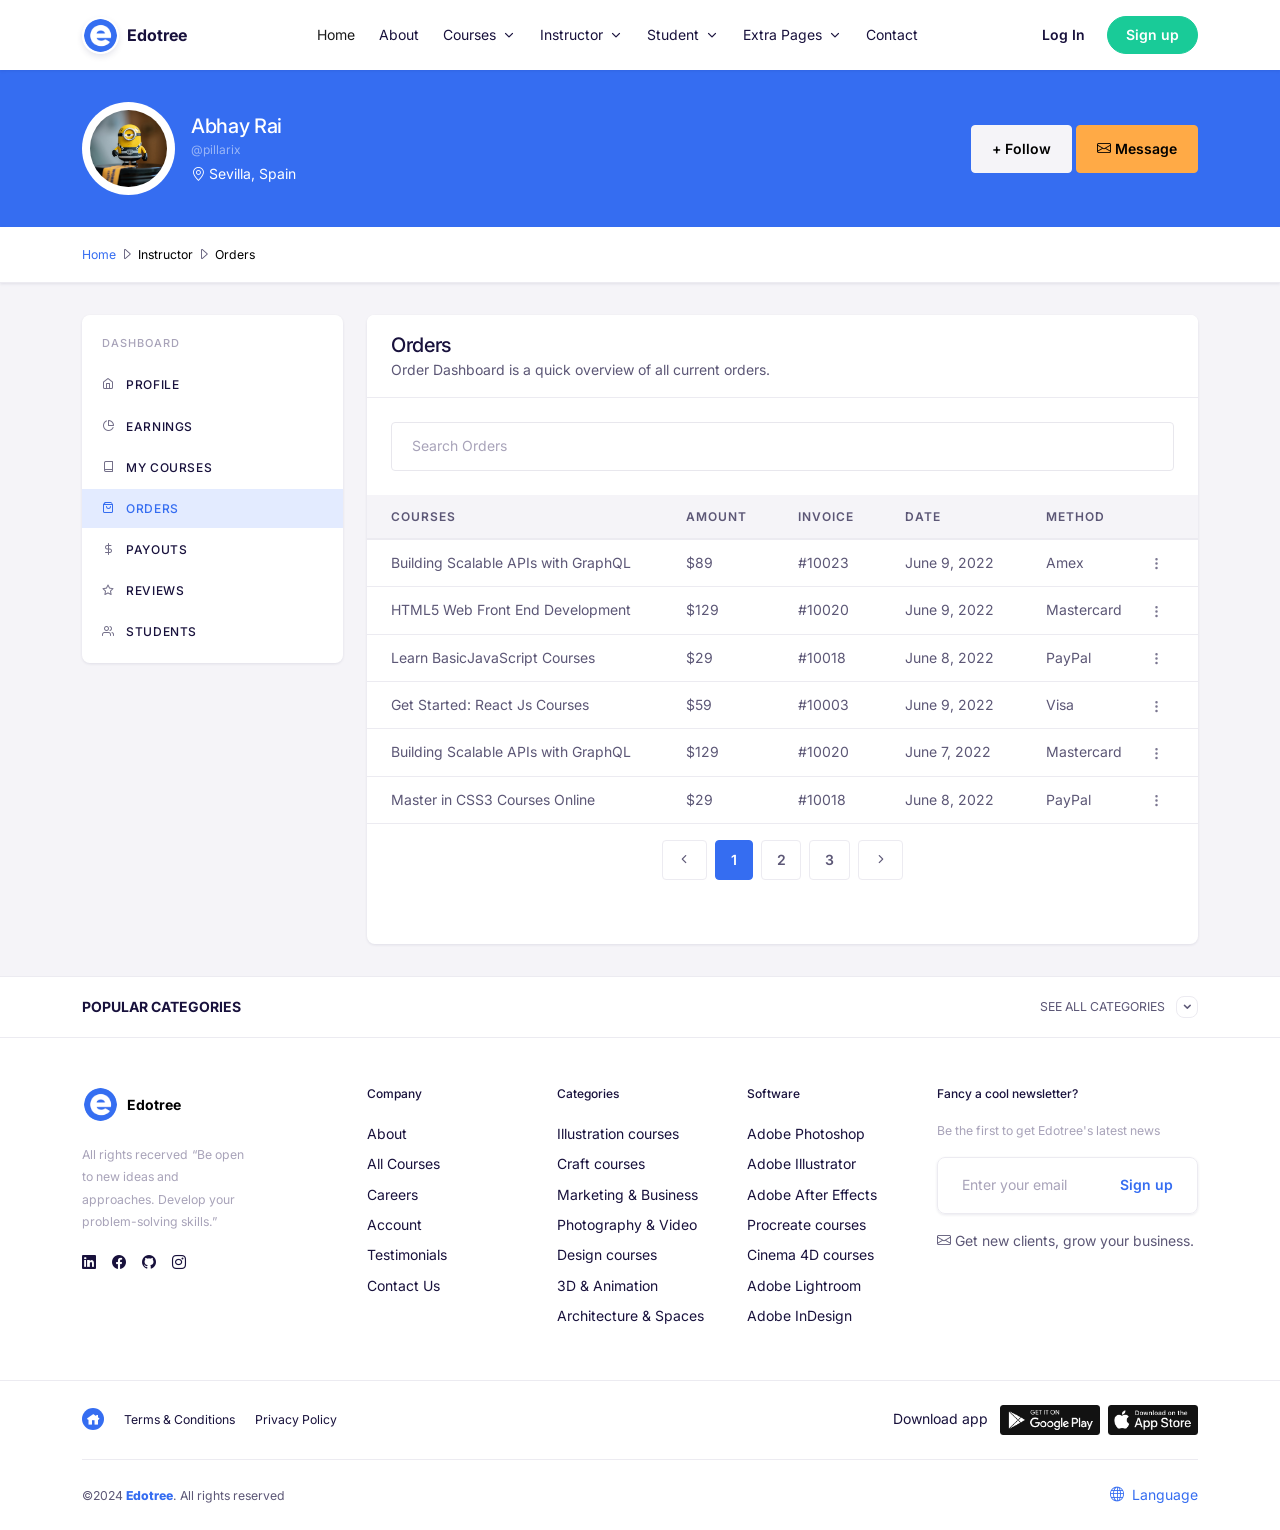
<file: instructor-orders.html.html>
<!DOCTYPE html><html lang="en"><head>
      <!-- Required meta tags -->
      <meta charset="utf-8">
      <meta name="viewport" content="width=device-width, initial-scale=1">
      <link rel="icon" type="image/png" href="images/icon.png">
      <title>Edotree – Online Course & Education HTML5 Template</title>
      <meta name="description" content="Edotree">
      <meta name="keywords" content="Edotree">
      <!-- Custom Css -->
      <link href="css/style.css" rel="stylesheet">
      <!-- slick Slider -->
      <link href="css/slick.css" rel="stylesheet">
      <link href="css/slick-theme.css" rel="stylesheet">
      <!-- Icofont -->
      <link href="css/icofont.min.css" rel="stylesheet">
      <link rel="stylesheet" href="css/bootstrap-icons.css">
   </head>
   <body class="bg-light">
      <!-- navbar -->
      <nav class="navbar navbar-expand-lg navbar-light bg-white shadow-sm p-0 main-header-nav" id="nav-bar">
         <div class="container">
            <a href="index.html" class="brand d-flex align-items-center mb-0 text-decoration-none me-4 fw-bold h4 text-white">
            <img src="images/logo.png" alt="" class="img-fluid d-inline-block align-text-center me-2 rounded-pill border shadow">
            Edotree
            </a>
            <button class="navbar-toggler" type="button" data-bs-toggle="collapse" data-bs-target="#navbarSupportedContent" aria-controls="navbarSupportedContent" aria-expanded="false" aria-label="Toggle navigation">
            <span class="navbar-toggler-icon"></span>
            </button>
            <div class="collapse navbar-collapse" id="navbarSupportedContent">
               <ul class="navbar-nav mx-auto gap-2 mb-2 mb-lg-0">
                  <li class="nav-item mx-2">
                     <a class="nav-link px-0 py-4 active" href="index.html">Home</a>
                  </li>
                  <li class="nav-item mx-2">
                     <a class="nav-link px-0 py-4" href="about.html">About</a>
                  </li>
                  <li class="nav-item mx-2 dropdown">
                     <a class="nav-link dropdown-toggle px-0 py-4" href="#" role="button" data-bs-toggle="dropdown" aria-expanded="false">
                     Courses
                     </a>
                     <ul class="dropdown-menu m-0 border-0 shadow-sm p-2">
                        <li><a class="dropdown-item px-3 py-2 rounded" href="courses.html">All Courses</a></li>
                        <li><a class="dropdown-item px-3 py-2 rounded" href="courses-detail.html">Courses Detail</a></li>
                        <li><a class="dropdown-item px-3 py-2 rounded" href="successful.html">Order Successful</a></li>
                     </ul>
                  </li>
                  <li class="nav-item mx-2 dropdown">
                     <a class="nav-link dropdown-toggle px-0 py-4" href="#" role="button" data-bs-toggle="dropdown" aria-expanded="false">
                     Instructor
                     </a>
                     <ul class="dropdown-menu m-0 border-0 shadow-sm p-2">
                        <li><a class="dropdown-item px-3 py-2 rounded" href="dashboard.html">Profile</a></li>
                        <li><a class="dropdown-item px-3 py-2 rounded" href="instructor-earnings.html">Earnings</a></li>
                        <li><a class="dropdown-item px-3 py-2 rounded" href="instructor-my-courses.html">My Courses</a></li>
                        <li><a class="dropdown-item px-3 py-2 rounded" href="instructor-orders.html">Orders</a></li>
                        <li><a class="dropdown-item px-3 py-2 rounded" href="instructor-payouts.html">Payouts</a></li>
                        <li><a class="dropdown-item px-3 py-2 rounded" href="instructor-reviews.html">Reviews</a></li>
                        <li><a class="dropdown-item px-3 py-2 rounded" href="instructor-students.html">Students</a></li>
                     </ul>
                  </li>
                  <li class="nav-item mx-2 dropdown">
                     <a class="nav-link dropdown-toggle px-0 py-4" href="#" role="button" data-bs-toggle="dropdown" aria-expanded="false">
                     Student
                     </a>
                     <ul class="dropdown-menu m-0 border-0 shadow-sm p-2">
                        <li><a class="dropdown-item px-3 py-2 rounded" href="student-billing-info.html">Billing Info</a></li>
                        <li><a class="dropdown-item px-3 py-2 rounded" href="student-delete-profile.html">Delete Profile</a></li>
                        <li><a class="dropdown-item px-3 py-2 rounded" href="student-edit-profile.html">Edit Profile</a></li>
                        <li><a class="dropdown-item px-3 py-2 rounded" href="student-invoice.html">Invoice</a></li>
                        <li><a class="dropdown-item px-3 py-2 rounded" href="student-linked-accounts.html">Linked Accounts</a></li>
                        <li><a class="dropdown-item px-3 py-2 rounded" href="student-notifications.html">Notifications</a></li>
                        <li><a class="dropdown-item px-3 py-2 rounded" href="student-payment.html">Payment</a></li>
                        <li><a class="dropdown-item px-3 py-2 rounded" href="student-profile-privacy.html">Profile Privacy</a></li>
                        <li><a class="dropdown-item px-3 py-2 rounded" href="student-security.html">Security</a></li>
                        <li><a class="dropdown-item px-3 py-2 rounded" href="student-social-profiles.html">Social Profiles</a></li>
                        <li><a class="dropdown-item px-3 py-2 rounded" href="student-subscriptions.html">Subscriptions</a></li>
                     </ul>
                  </li>
                  <li class="nav-item mx-2 dropdown">
                     <a class="nav-link dropdown-toggle px-0 py-4" href="#" role="button" data-bs-toggle="dropdown" aria-expanded="false">
                     Extra Pages
                     </a>
                     <ul class="dropdown-menu m-0 border-0 shadow-sm p-2">
                        <li><a class="dropdown-item px-3 py-2 rounded" href="signin.html">Login</a></li>
                        <li><a class="dropdown-item px-3 py-2 rounded" href="signup.html">Signup</a></li>
                        <li><a class="dropdown-item px-3 py-2 rounded" href="forgot.html">Forgot</a></li>
                        <li><a class="dropdown-item px-3 py-2 rounded" href="faq.html">FAQ</a></li>
                        <li><a class="dropdown-item px-3 py-2 rounded" href="careers.html">Careers</a></li>
                        <li><a class="dropdown-item px-3 py-2 rounded" href="testimonials.html">Testimonials</a></li>
                        <li><a class="dropdown-item px-3 py-2 rounded" href="terms-and-conditions.html">Terms & Conditions</a></li>
                        <li><a class="dropdown-item px-3 py-2 rounded" href="privacy-policy.html">Privacy Policy</a></li>
                        <li><a class="dropdown-item px-3 py-2 rounded" href="404.html">Not Found 404</a></li>
                     </ul>
                  </li>
                  <li class="nav-item mx-2">
                     <a class="nav-link px-0 py-4" href="contact.html">Contact</a>
                  </li>
               </ul>
               <div class="d-flex gap-1 align-items-center main-header-nav-right">
                  <a href="signin.html" class="btn text-decoration-none text-white rounded-pill border-0">Log In</a>
                  <a href="signup.html" type="button" class="btn btn-success rounded-pill">Sign up</a>
               </div>
            </div>
         </div>
      </nav>
      <!-- Content -->
      <section class="bg-primary py-5 profile-header">
         <div class="container">
            <div class="row">
               <div class="col-lg-12">
                  <div class="d-flex gap-3 align-items-center">
                     <img src="images/emoji.jpg" class="img-fluid rounded-circle col-1 bg-white p-2" alt="...">
                     <div>
                        <div class="p-0">
                           <h3 class="card-title text-white mb-0">Abhay Rai</h3>
                           <p class="card-text fs-6 text-white-50 mb-1">@pillarix</p>
                           <p class="card-text text-white">
                              <i class="bi bi-geo-alt"></i>
                              Sevilla, Spain
                           </p>
                        </div>
                     </div>
                     <div class="ms-auto">
                        <div class="border-0">
                           <button type="button" class="btn btn-light">+ Follow</button>
                           <button type="button" class="btn btn-warning"> <i class="bi bi-envelope"></i> Message</button>
                        </div>
                     </div>
                  </div>
               </div>
            </div>
         </div>
      </section>
      <!-- Inner Header -->
      <section class="py-3 border-bottom bg-white shadow-sm">
         <div class="container">
            <div class="row align-items-center">
               <div class="creatives d-flex align-items-center">
                  <a href="#" class="small text-primary">Home</a>
                  <i class="bi bi-caret-right mx-1"></i>
                  <a href="#" class="small">Instructor</a>
                  <i class="bi bi-caret-right mx-1"></i>
                  <a href="#" class="small">Orders</a>
               </div>
            </div>
         </div>
      </section>
      <div class="pt-5 pb-5">
         <div class="container">
            <div class="row">
               <div class="col-lg-3 col-md-4 col-sm-12">
                  <div class="sidebar-fixed">
                  <nav class="navbar sidebar-dash navbar-expand-md navbar-light shadow-sm mb-4 mb-lg-0 sidenav navbar navbar-expand-lg navbar-light">
                     <a class="d-xl-none d-lg-none d-md-none text-inherit fw-bold fs-5 float-start py-1" href="dashboard.html">Menu</a>
                     <button data-bs-toggle="collapse" data-bs-target="#navbarNav" aria-controls="navbarNav" aria-expanded="false" aria-label="Toggle navigation" class="p-0 focus-none border-0 navbar-toggler collapsed">
                     <span class="navbar-toggler d-md-none icon-shape icon-sm rounded bg-primary p-0 text-white float-end">
                     <span class="fe fe-menu"></span>
                     </span>
                     </button>
                     <div class="navbar-collapse collapse" id="navbarNav">
                        <ul class="me-auto flex-column navbar-nav">
                           <li class="navbar-header nav-item">Dashboard</li>
                           <li class="nav-item"><a class="nav-link" href="dashboard.html"><i class="fe fe-home nav-icon"></i> Profile</a></li>
                           <li class="nav-item"><a class="nav-link" href="instructor-earnings.html"><i class="fe fe-pie-chart nav-icon"></i> Earnings</a></li>
                           <li class="nav-item"><a class="nav-link" href="instructor-my-courses.html"><i class="fe fe-book nav-icon"></i> My Courses</a></li>
                           <li class="nav-item active"><a class="nav-link" href="instructor-orders.html"><i class="fe fe-shopping-bag nav-icon"></i> Orders</a></li>
                           <li class="nav-item"><a class="nav-link" href="instructor-payouts.html"><i class="fe fe-dollar-sign nav-icon"></i> Payouts</a></li>
                           <li class="nav-item"><a class="nav-link" href="instructor-reviews.html"><i class="fe fe-star nav-icon"></i> Reviews</a></li>
                           <li class="nav-item"><a class="nav-link" href="instructor-students.html"><i class="fe fe-users nav-icon"></i> Students</a></li>
                        </ul>
                     </div>
                  </nav>
                  </div>
               </div>
               <div class="col-lg-9 col-md-8 col-sm-12">
                  <div class="border-0 card">
                     <div class="card-header">
                        <div class="mb-3 mb-lg-0">
                           <h3 class="mb-0">Orders</h3>
                           <p class="mb-0">Order Dashboard is a quick overview of all current orders.</p>
                        </div>
                     </div>
                     <div class="card-body">
                        <div class=" overflow-hidden">
                           <div class="row">
                              <div class="mb-lg-0 mb-2 col-lg-12 col-md-12 col-sm-12"><input type="search" class="form-control" placeholder="Search Orders" value=""></div>
                           </div>
                        </div>
                     </div>
                     <div class="p-0 pb-5 card-body">
                        <div class="row">
                           <div class="col-lg-12 col-md-12 col-sm-12">
                              <div class="table-responsive ">
                                 <table role="table" class="text-nowrap table">
                                    <thead class="table-light">
                                       <tr role="row">
                                          <th colspan="1" role="columnheader">COURSES</th>
                                          <th colspan="1" role="columnheader">AMOUNT</th>
                                          <th colspan="1" role="columnheader">INVOICE</th>
                                          <th colspan="1" role="columnheader">DATE</th>
                                          <th colspan="1" role="columnheader">METHOD</th>
                                          <th colspan="1" role="columnheader"></th>
                                       </tr>
                                    </thead>
                                    <tbody role="rowgroup">
                                       <tr role="row">
                                          <td role="cell">Building Scalable APIs with GraphQL</td>
                                          <td role="cell">$89</td>
                                          <td role="cell">#10023</td>
                                          <td role="cell">June 9, 2022</td>
                                          <td role="cell">Amex</td>
                                          <td class="ps-0" role="cell">
                                             <div class="dropdown">
                                                <a href="#" data-bs-toggle="dropdown" aria-expanded="false">
                                                   <svg xmlns="http://www.w3.org/2000/svg" width="15px" height="15px" viewBox="0 0 24 24" fill="none" stroke="currentColor" stroke-width="2" stroke-linecap="round" stroke-linejoin="round" class="text-secondary">
                                                      <circle cx="12" cy="12" r="1"></circle>
                                                      <circle cx="12" cy="5" r="1"></circle>
                                                      <circle cx="12" cy="19" r="1"></circle>
                                                   </svg>
                                                </a>
                                                <div class="dropdown-menu dropdown-menu-end">
                                                   <div class="dropdown-header" role="heading">SETTINGS</div>
                                                   <a data-bs-toggle="modal" data-bs-target="#exampleModal" class="dropdown-item" role="button" tabindex="0" href="#">
                                                      <svg xmlns="http://www.w3.org/2000/svg" width="18px" height="18px" viewBox="0 0 24 24" fill="none" stroke="currentColor" stroke-width="2" stroke-linecap="round" stroke-linejoin="round" class="dropdown-item-icon">
                                                         <path d="M11 4H4a2 2 0 0 0-2 2v14a2 2 0 0 0 2 2h14a2 2 0 0 0 2-2v-7"></path>
                                                         <path d="M18.5 2.5a2.121 2.121 0 0 1 3 3L12 15l-4 1 1-4 9.5-9.5z"></path>
                                                      </svg>
                                                      Edit
                                                   </a>
                                                   <a class="dropdown-item" role="button" tabindex="0" href="#">
                                                      <svg xmlns="http://www.w3.org/2000/svg" width="18px" height="18px" viewBox="0 0 24 24" fill="none" stroke="currentColor" stroke-width="2" stroke-linecap="round" stroke-linejoin="round" class="dropdown-item-icon">
                                                         <polyline points="3 6 5 6 21 6"></polyline>
                                                         <path d="M19 6v14a2 2 0 0 1-2 2H7a2 2 0 0 1-2-2V6m3 0V4a2 2 0 0 1 2-2h4a2 2 0 0 1 2 2v2"></path>
                                                      </svg>
                                                      Delete
                                                   </a>
                                                </div>
                                              </div>
                                          </td>
                                       </tr>
                                       <tr role="row">
                                          <td role="cell">HTML5 Web Front End Development</td>
                                          <td role="cell">$129</td>
                                          <td role="cell">#10020</td>
                                          <td role="cell">June 9, 2022</td>
                                          <td role="cell">Mastercard</td>
                                          <td class="ps-0" role="cell">
                                             <div class="dropdown">
                                                <a href="#" data-bs-toggle="dropdown" aria-expanded="false">
                                                   <svg xmlns="http://www.w3.org/2000/svg" width="15px" height="15px" viewBox="0 0 24 24" fill="none" stroke="currentColor" stroke-width="2" stroke-linecap="round" stroke-linejoin="round" class="text-secondary">
                                                      <circle cx="12" cy="12" r="1"></circle>
                                                      <circle cx="12" cy="5" r="1"></circle>
                                                      <circle cx="12" cy="19" r="1"></circle>
                                                   </svg>
                                                </a>
                                                <div class="dropdown-menu dropdown-menu-end">
                                                   <div class="dropdown-header" role="heading">SETTINGS</div>
                                                   <a data-bs-toggle="modal" data-bs-target="#exampleModal" class="dropdown-item" role="button" tabindex="0" href="#">
                                                      <svg xmlns="http://www.w3.org/2000/svg" width="18px" height="18px" viewBox="0 0 24 24" fill="none" stroke="currentColor" stroke-width="2" stroke-linecap="round" stroke-linejoin="round" class="dropdown-item-icon">
                                                         <path d="M11 4H4a2 2 0 0 0-2 2v14a2 2 0 0 0 2 2h14a2 2 0 0 0 2-2v-7"></path>
                                                         <path d="M18.5 2.5a2.121 2.121 0 0 1 3 3L12 15l-4 1 1-4 9.5-9.5z"></path>
                                                      </svg>
                                                      Edit
                                                   </a>
                                                   <a class="dropdown-item" role="button" tabindex="0" href="#">
                                                      <svg xmlns="http://www.w3.org/2000/svg" width="18px" height="18px" viewBox="0 0 24 24" fill="none" stroke="currentColor" stroke-width="2" stroke-linecap="round" stroke-linejoin="round" class="dropdown-item-icon">
                                                         <polyline points="3 6 5 6 21 6"></polyline>
                                                         <path d="M19 6v14a2 2 0 0 1-2 2H7a2 2 0 0 1-2-2V6m3 0V4a2 2 0 0 1 2-2h4a2 2 0 0 1 2 2v2"></path>
                                                      </svg>
                                                      Delete
                                                   </a>
                                                </div>
                                              </div>
                                          </td>
                                       </tr>
                                       <tr role="row">
                                          <td role="cell">Learn BasicJavaScript Courses</td>
                                          <td role="cell">$29</td>
                                          <td role="cell">#10018</td>
                                          <td role="cell">June 8, 2022</td>
                                          <td role="cell">PayPal</td>
                                          <td class="ps-0" role="cell">
                                             <div class="dropdown">
                                                <a href="#" data-bs-toggle="dropdown" aria-expanded="false">
                                                   <svg xmlns="http://www.w3.org/2000/svg" width="15px" height="15px" viewBox="0 0 24 24" fill="none" stroke="currentColor" stroke-width="2" stroke-linecap="round" stroke-linejoin="round" class="text-secondary">
                                                      <circle cx="12" cy="12" r="1"></circle>
                                                      <circle cx="12" cy="5" r="1"></circle>
                                                      <circle cx="12" cy="19" r="1"></circle>
                                                   </svg>
                                                </a>
                                                <div class="dropdown-menu dropdown-menu-end">
                                                   <div class="dropdown-header" role="heading">SETTINGS</div>
                                                   <a data-bs-toggle="modal" data-bs-target="#exampleModal" class="dropdown-item" role="button" tabindex="0" href="#">
                                                      <svg xmlns="http://www.w3.org/2000/svg" width="18px" height="18px" viewBox="0 0 24 24" fill="none" stroke="currentColor" stroke-width="2" stroke-linecap="round" stroke-linejoin="round" class="dropdown-item-icon">
                                                         <path d="M11 4H4a2 2 0 0 0-2 2v14a2 2 0 0 0 2 2h14a2 2 0 0 0 2-2v-7"></path>
                                                         <path d="M18.5 2.5a2.121 2.121 0 0 1 3 3L12 15l-4 1 1-4 9.5-9.5z"></path>
                                                      </svg>
                                                      Edit
                                                   </a>
                                                   <a class="dropdown-item" role="button" tabindex="0" href="#">
                                                      <svg xmlns="http://www.w3.org/2000/svg" width="18px" height="18px" viewBox="0 0 24 24" fill="none" stroke="currentColor" stroke-width="2" stroke-linecap="round" stroke-linejoin="round" class="dropdown-item-icon">
                                                         <polyline points="3 6 5 6 21 6"></polyline>
                                                         <path d="M19 6v14a2 2 0 0 1-2 2H7a2 2 0 0 1-2-2V6m3 0V4a2 2 0 0 1 2-2h4a2 2 0 0 1 2 2v2"></path>
                                                      </svg>
                                                      Delete
                                                   </a>
                                                </div>
                                              </div>
                                          </td>
                                       </tr>
                                       <tr role="row">
                                          <td role="cell">Get Started: React Js Courses</td>
                                          <td role="cell">$59</td>
                                          <td role="cell">#10003</td>
                                          <td role="cell">June 9, 2022</td>
                                          <td role="cell">Visa</td>
                                          <td class="ps-0" role="cell">
                                             <div class="dropdown">
                                                <a href="#" data-bs-toggle="dropdown" aria-expanded="false">
                                                   <svg xmlns="http://www.w3.org/2000/svg" width="15px" height="15px" viewBox="0 0 24 24" fill="none" stroke="currentColor" stroke-width="2" stroke-linecap="round" stroke-linejoin="round" class="text-secondary">
                                                      <circle cx="12" cy="12" r="1"></circle>
                                                      <circle cx="12" cy="5" r="1"></circle>
                                                      <circle cx="12" cy="19" r="1"></circle>
                                                   </svg>
                                                </a>
                                                <div class="dropdown-menu dropdown-menu-end">
                                                   <div class="dropdown-header" role="heading">SETTINGS</div>
                                                   <a data-bs-toggle="modal" data-bs-target="#exampleModal" class="dropdown-item" role="button" tabindex="0" href="#">
                                                      <svg xmlns="http://www.w3.org/2000/svg" width="18px" height="18px" viewBox="0 0 24 24" fill="none" stroke="currentColor" stroke-width="2" stroke-linecap="round" stroke-linejoin="round" class="dropdown-item-icon">
                                                         <path d="M11 4H4a2 2 0 0 0-2 2v14a2 2 0 0 0 2 2h14a2 2 0 0 0 2-2v-7"></path>
                                                         <path d="M18.5 2.5a2.121 2.121 0 0 1 3 3L12 15l-4 1 1-4 9.5-9.5z"></path>
                                                      </svg>
                                                      Edit
                                                   </a>
                                                   <a class="dropdown-item" role="button" tabindex="0" href="#">
                                                      <svg xmlns="http://www.w3.org/2000/svg" width="18px" height="18px" viewBox="0 0 24 24" fill="none" stroke="currentColor" stroke-width="2" stroke-linecap="round" stroke-linejoin="round" class="dropdown-item-icon">
                                                         <polyline points="3 6 5 6 21 6"></polyline>
                                                         <path d="M19 6v14a2 2 0 0 1-2 2H7a2 2 0 0 1-2-2V6m3 0V4a2 2 0 0 1 2-2h4a2 2 0 0 1 2 2v2"></path>
                                                      </svg>
                                                      Delete
                                                   </a>
                                                </div>
                                              </div>
                                          </td>
                                       </tr>
                                       <tr role="row">
                                          <td role="cell">Building Scalable APIs with GraphQL</td>
                                          <td role="cell">$129</td>
                                          <td role="cell">#10020</td>
                                          <td role="cell">June 7, 2022</td>
                                          <td role="cell">Mastercard</td>
                                          <td class="ps-0" role="cell">
                                             <div class="dropdown">
                                                <a href="#" data-bs-toggle="dropdown" aria-expanded="false">
                                                   <svg xmlns="http://www.w3.org/2000/svg" width="15px" height="15px" viewBox="0 0 24 24" fill="none" stroke="currentColor" stroke-width="2" stroke-linecap="round" stroke-linejoin="round" class="text-secondary">
                                                      <circle cx="12" cy="12" r="1"></circle>
                                                      <circle cx="12" cy="5" r="1"></circle>
                                                      <circle cx="12" cy="19" r="1"></circle>
                                                   </svg>
                                                </a>
                                                <div class="dropdown-menu dropdown-menu-end">
                                                   <div class="dropdown-header" role="heading">SETTINGS</div>
                                                   <a data-bs-toggle="modal" data-bs-target="#exampleModal" class="dropdown-item" role="button" tabindex="0" href="#">
                                                      <svg xmlns="http://www.w3.org/2000/svg" width="18px" height="18px" viewBox="0 0 24 24" fill="none" stroke="currentColor" stroke-width="2" stroke-linecap="round" stroke-linejoin="round" class="dropdown-item-icon">
                                                         <path d="M11 4H4a2 2 0 0 0-2 2v14a2 2 0 0 0 2 2h14a2 2 0 0 0 2-2v-7"></path>
                                                         <path d="M18.5 2.5a2.121 2.121 0 0 1 3 3L12 15l-4 1 1-4 9.5-9.5z"></path>
                                                      </svg>
                                                      Edit
                                                   </a>
                                                   <a class="dropdown-item" role="button" tabindex="0" href="#">
                                                      <svg xmlns="http://www.w3.org/2000/svg" width="18px" height="18px" viewBox="0 0 24 24" fill="none" stroke="currentColor" stroke-width="2" stroke-linecap="round" stroke-linejoin="round" class="dropdown-item-icon">
                                                         <polyline points="3 6 5 6 21 6"></polyline>
                                                         <path d="M19 6v14a2 2 0 0 1-2 2H7a2 2 0 0 1-2-2V6m3 0V4a2 2 0 0 1 2-2h4a2 2 0 0 1 2 2v2"></path>
                                                      </svg>
                                                      Delete
                                                   </a>
                                                </div>
                                              </div>
                                          </td>
                                       </tr>
                                       <tr role="row">
                                          <td role="cell">Master in CSS3 Courses Online</td>
                                          <td role="cell">$29</td>
                                          <td role="cell">#10018</td>
                                          <td role="cell">June 8, 2022</td>
                                          <td role="cell">PayPal</td>
                                          <td class="ps-0" role="cell">
                                             <div class="dropdown">
                                                <a href="#" data-bs-toggle="dropdown" aria-expanded="false">
                                                   <svg xmlns="http://www.w3.org/2000/svg" width="15px" height="15px" viewBox="0 0 24 24" fill="none" stroke="currentColor" stroke-width="2" stroke-linecap="round" stroke-linejoin="round" class="text-secondary">
                                                      <circle cx="12" cy="12" r="1"></circle>
                                                      <circle cx="12" cy="5" r="1"></circle>
                                                      <circle cx="12" cy="19" r="1"></circle>
                                                   </svg>
                                                </a>
                                                <div class="dropdown-menu dropdown-menu-end">
                                                   <div class="dropdown-header" role="heading">SETTINGS</div>
                                                   <a data-bs-toggle="modal" data-bs-target="#exampleModal" class="dropdown-item" role="button" tabindex="0" href="#">
                                                      <svg xmlns="http://www.w3.org/2000/svg" width="18px" height="18px" viewBox="0 0 24 24" fill="none" stroke="currentColor" stroke-width="2" stroke-linecap="round" stroke-linejoin="round" class="dropdown-item-icon">
                                                         <path d="M11 4H4a2 2 0 0 0-2 2v14a2 2 0 0 0 2 2h14a2 2 0 0 0 2-2v-7"></path>
                                                         <path d="M18.5 2.5a2.121 2.121 0 0 1 3 3L12 15l-4 1 1-4 9.5-9.5z"></path>
                                                      </svg>
                                                      Edit
                                                   </a>
                                                   <a class="dropdown-item" role="button" tabindex="0" href="#">
                                                      <svg xmlns="http://www.w3.org/2000/svg" width="18px" height="18px" viewBox="0 0 24 24" fill="none" stroke="currentColor" stroke-width="2" stroke-linecap="round" stroke-linejoin="round" class="dropdown-item-icon">
                                                         <polyline points="3 6 5 6 21 6"></polyline>
                                                         <path d="M19 6v14a2 2 0 0 1-2 2H7a2 2 0 0 1-2-2V6m3 0V4a2 2 0 0 1 2-2h4a2 2 0 0 1 2 2v2"></path>
                                                      </svg>
                                                      Delete
                                                   </a>
                                                </div>
                                              </div>
                                          </td>
                                       </tr>
                                    </tbody>
                                 </table>
                              </div>
                           </div>
                        </div>
                        <div class="row">
                           <div class="col-lg-12 col-md-12 col-sm-12">
                              <div class="pb-5">
                                 <nav>
                                    <ul class="justify-content-center mb-0 pagination">
                                       <li class="page-item"><button type="button" class="page-link mx-1 rounded btn btn-primary"><i class="fe fe-chevron-left"></i></button></li>
                                       <li class="page-item active page-item"><button type="button" class="page-link mx-1 rounded btn btn-primary">1</button></li>
                                       <li class="page-item  page-item"><button type="button" class="page-link mx-1 rounded btn btn-primary">2</button></li>
                                       <li class="page-item  page-item"><button type="button" class="page-link mx-1 rounded btn btn-primary">3</button></li>
                                       <li class="page-item"><button type="button" class="page-link mx-1 rounded btn btn-primary"><i class="fe fe-chevron-right"></i></button></li>
                                    </ul>
                                 </nav>
                              </div>
                           </div>
                        </div>
                     </div>
                  </div>
               </div>
            </div>
         </div>
      </div>
      <!-- Refer and get free services -->
      <div class="bg-white border-top border-bottom cities-footer">
         <div>
            <div class="container">
               <a class="w-100 text-body text-decoration-none py-3 d-block" data-bs-toggle="collapse" href="#collapseExample" role="button" aria-expanded="false" aria-controls="collapseExample">
                  <div class="d-flex flex-wrap justify-content-between align-items-center py-1">
                     <h6 class="m-0 h5 text-dark fw-bold">POPULAR CATEGORIES</h6>
                     <small>SEE ALL CATEGORIES <i class="icofont-rounded-down border p-1 ms-2 rounded-3"></i></small>
                  </div>
               </a>
            </div>
         </div>
         <div class="collapse border-top" id="collapseExample">
            <div class="container py-4">
               <div class="row">
                  <div class="col-6 col-lg-3 col-md-3"><a class="py-1 text-decoration-none d-block w-100 link-dark" href="courses.html">llustration courses</a></div>
                  <div class="col-6 col-lg-3 col-md-3"><a class="py-1 text-decoration-none d-block w-100 link-dark" href="courses.html">Craft courses</a></div>
                  <div class="col-6 col-lg-3 col-md-3"><a class="py-1 text-decoration-none d-block w-100 link-dark" href="courses.html">Marketing & Business courses</a></div>
                  <div class="col-6 col-lg-3 col-md-3"><a class="py-1 text-decoration-none d-block w-100 link-dark" href="courses.html">Photography & Video courses</a></div>
                  <div class="col-6 col-lg-3 col-md-3"><a class="py-1 text-decoration-none d-block w-100 link-dark" href="courses.html">Design courses</a></div>
                  <div class="col-6 col-lg-3 col-md-3"><a class="py-1 text-decoration-none d-block w-100 link-dark" href="courses.html">3D & Animation courses</a></div>
                  <div class="col-6 col-lg-3 col-md-3"><a class="py-1 text-decoration-none d-block w-100 link-dark" href="courses.html">Architecture & Spaces courses</a></div>
                  <div class="col-6 col-lg-3 col-md-3"><a class="py-1 text-decoration-none d-block w-100 link-dark" href="courses.html">Web & App Design courses</a></div>
                  <div class="col-6 col-lg-3 col-md-3"><a class="py-1 text-decoration-none d-block w-100 link-dark" href="courses.html">llustration courses</a></div>
                  <div class="col-6 col-lg-3 col-md-3"><a class="py-1 text-decoration-none d-block w-100 link-dark" href="courses.html">Craft courses</a></div>
                  <div class="col-6 col-lg-3 col-md-3"><a class="py-1 text-decoration-none d-block w-100 link-dark" href="courses.html">Marketing & Business courses</a></div>
                  <div class="col-6 col-lg-3 col-md-3"><a class="py-1 text-decoration-none d-block w-100 link-dark" href="courses.html">Photography & Video courses</a></div>
                  <div class="col-6 col-lg-3 col-md-3"><a class="py-1 text-decoration-none d-block w-100 link-dark" href="courses.html">Design courses</a></div>
                  <div class="col-6 col-lg-3 col-md-3"><a class="py-1 text-decoration-none d-block w-100 link-dark" href="courses.html">3D & Animation courses</a></div>
                  <div class="col-6 col-lg-3 col-md-3"><a class="py-1 text-decoration-none d-block w-100 link-dark" href="courses.html">Architecture & Spaces courses</a></div>
                  <div class="col-6 col-lg-3 col-md-3"><a class="py-1 text-decoration-none d-block w-100 link-dark" href="courses.html">Web & App Design courses</a></div>
                  <div class="col-6 col-lg-3 col-md-3"><a class="py-1 text-decoration-none d-block w-100 link-dark" href="courses.html">Writing courses</a></div>
                  <div class="col-6 col-lg-3 col-md-3"><a class="py-1 text-decoration-none d-block w-100 link-dark" href="courses.html">Calligraphy & Typography courses</a></div>
                  <div class="col-6 col-lg-3 col-md-3"><a class="py-1 text-decoration-none d-block w-100 link-dark" href="courses.html">Fashion courses</a></div>
                  <div class="col-6 col-lg-3 col-md-3"><a class="py-1 text-decoration-none d-block w-100 link-dark" href="courses.html">Music & Audio courses</a></div>
                  <div class="col-6 col-lg-3 col-md-3"><a class="py-1 text-decoration-none d-block w-100 link-dark" href="courses.html">Writing courses</a></div>
                  <div class="col-6 col-lg-3 col-md-3"><a class="py-1 text-decoration-none d-block w-100 link-dark" href="courses.html">Calligraphy & Typography courses</a></div>
                  <div class="col-6 col-lg-3 col-md-3"><a class="py-1 text-decoration-none d-block w-100 link-dark" href="courses.html">Fashion courses</a></div>
                  <div class="col-6 col-lg-3 col-md-3"><a class="py-1 text-decoration-none d-block w-100 link-dark" href="courses.html">Music & Audio courses</a></div>
               </div>
            </div>
         </div>
      </div>
      <!-- Footer -->
      <div class="py-5 footer bg-white">
         <div>
            <div class="container py-3">
               <div class="row">
                  <div class="col-md-12 col-lg-2 col-6 order-1 order-md-0">
                     <a href="index.html" class="brand d-flex align-items-center mb-0 text-decoration-none me-4 fw-bold h5 text-black">
                     <img src="images/logo.png" alt="" class="img-fluid d-inline-block align-text-center me-2 rounded-pill">
                     Edotree
                     </a>
                     <div class="text-muted my-3 py-1">
                        <small>All rights recerved</small>
                        <span class="small">“Be open to new ideas and approaches. Develop your problem-solving skills.”</span>
                     </div>
                     <div class="d-flex gap-3 h5 m-0">
                        <a href="#" class="link-dark"><i class="bi bi-linkedin"></i></a>
                        <a href="#" class="link-dark"><i class="bi bi-facebook"></i></a>
                        <a href="#" class="link-dark"><i class="bi bi-github"></i></a>
                        <a href="#" class="link-dark"><i class="bi bi-instagram"></i></a>
                     </div>
                  </div>
                  <div class="col-md-6 col-lg-2 col-6 offset-lg-1 mb-lg-0 mb-3">
                     <h6 class="pb-2">Company</h6>
                     <a class="py-1 text-decoration-none d-block w-100 link-dark" href="about.html">About</a>
                     <a class="py-1 text-decoration-none d-block w-100 link-dark" href="courses.html">All Courses</a>
                     <a class="py-1 text-decoration-none d-block w-100 link-dark" href="careers.html">Careers</a>
                     <a class="py-1 text-decoration-none d-block w-100 link-dark" href="student-edit-profile.html">Account</a>
                     <a class="py-1 text-decoration-none d-block w-100 link-dark" href="testimonials.html">Testimonials</a>
                     <a class="py-1 text-decoration-none d-block w-100 link-dark" href="contact.html">Contact Us</a>
                  </div>
                  <div class="col-md-6 col-lg-2 col-6">
                     <h6 class="pb-2">Categories</h6>
                     <a class="py-1 text-decoration-none d-block w-100 link-dark" href="courses.html">Illustration courses</a>
                     <a class="py-1 text-decoration-none d-block w-100 link-dark" href="courses.html">Craft courses</a>
                     <a class="py-1 text-decoration-none d-block w-100 link-dark" href="courses.html">Marketing & Business</a>
                     <a class="py-1 text-decoration-none d-block w-100 link-dark" href="courses.html">Photography & Video</a>
                     <a class="py-1 text-decoration-none d-block w-100 link-dark" href="courses.html">Design courses</a>
                     <a class="py-1 text-decoration-none d-block w-100 link-dark" href="courses.html">3D & Animation</a>
                     <a class="py-1 text-decoration-none d-block w-100 link-dark" href="courses.html">Architecture & Spaces</a>
                  </div>
                  <div class="col-md-12 col-lg-2 col-12 mb-lg-0 mb-3">
                     <h6 class="pb-2">Software</h6>
                     <a class="py-1 text-decoration-none d-block w-100 link-dark" href="courses.html">Adobe Photoshop</a>
                     <a class="py-1 text-decoration-none d-block w-100 link-dark" href="courses.html">Adobe Illustrator</a>
                     <a class="py-1 text-decoration-none d-block w-100 link-dark" href="courses.html">Adobe After Effects</a>
                     <a class="py-1 text-decoration-none d-block w-100 link-dark" href="courses.html">Procreate courses</a>
                     <a class="py-1 text-decoration-none d-block w-100 link-dark" href="courses.html">Cinema 4D courses</a>
                     <a class="py-1 text-decoration-none d-block w-100 link-dark" href="courses.html">Adobe Lightroom </a>
                     <a class="py-1 text-decoration-none d-block w-100 link-dark" href="courses.html">Adobe InDesign </a>
                  </div>
                  <div class="col-md-12 col-lg-3 col-6 order-1 order-md-0">
                     <h6 class="pb-2">Fancy a cool newsletter?</h6>
                     <small class="text-muted">Be the first to get Edotree's latest news</small>
                     <form>
                        <div class="input-group my-3 shadow-sm border rounded-3 overflow-hidden p-1">
                           <input type="text" class="form-control shadow-none border-0" placeholder="Enter your email">
                           <a href="" class="input-group-text bg-white shadow-none border-0 text-primary btn" id="basic-addon2">
                           Sign up
                           </a>
                        </div>
                     </form>
                     <p><i class="bi bi-envelope"></i> Get new clients, grow your business.</p>
                  </div>
               </div>
            </div>
         </div>
      </div>
      <footer class="footer bg-white border-top">
         <div class="container">
            <div class="row align-items-center justify-content-between py-4">
               <div class="col-auto">
                  <div class="mb-4 mb-md-0">
                     <a href="index.html" class="text-decoration-none link-dark fw-bold"><i class="icofont-home bg-primary text-white p-1 rounded-pill"></i></a>
                     <a href="terms-and-conditions.html" class="text-decoration-none link-dark small mx-3">Terms & Conditions</a>
                     <a href="privacy-policy.html" class="text-decoration-none link-dark small">Privacy Policy</a>
                  </div>
               </div>
               <div class="col-auto">
                  <div class="d-flex align-items-center gap-1">
                     <a href="#" class="text-decoration-none link-dark pe-2">Download app</a>
                     <a class="me-1" href="#"><img src="images/google.png" class="img-fluid app-icon" alt="#" loading="lazy"></a>
                     <a href="#"><img src="images/apple.png" class="img-fluid app-icon" alt="#" loading="lazy"></a>
                  </div>
               </div>
            </div>
            <hr class="m-0">
            <div class="row align-items-center justify-content-between flex-column flex-sm-row py-4">
               <div class="col-auto order-1 order-md-0">
                  <span class="small">©2024 <b class="text-primary">Edotree</b>. All rights reserved</span>
               </div>
               <div class="col-auto order-0 order-md-1">
                  <a href="#" class="text-decoration-none text-primary"><i class="bi bi-globe me-1"></i> Language</a>
               </div>
            </div>
         </div>
      </footer>
   
   
   <script src="js/jquery.min.js"></script>
   <!-- Bootstrap Bundle Js -->
   <script src="js/bootstrap.bundle.min.js"></script>
   <!-- Slick Js -->
   <script src="js/slick.min.js"></script>
   <!-- Custom Js -->
   <script src="js/custom.js"></script>
</body><!-- Jquery Js --></html>
</file>
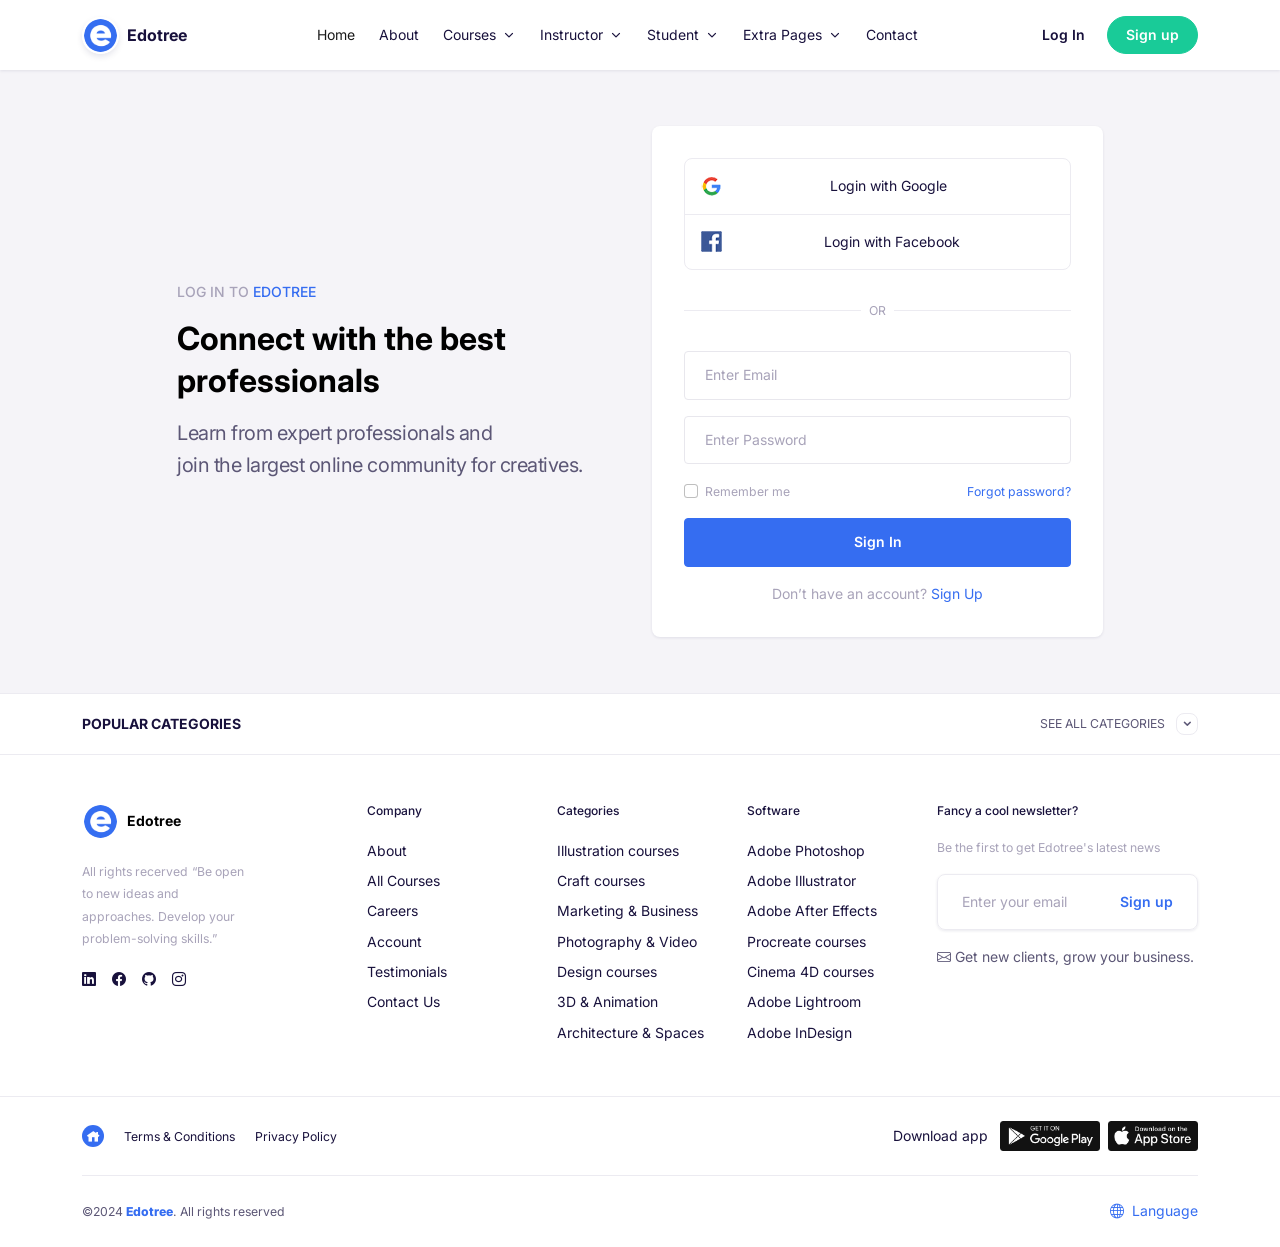
<file: Login.html>
<!DOCTYPE html><html lang="en"><head>
      <!-- Required meta tags -->
      <meta charset="utf-8">
      <meta name="viewport" content="width=device-width, initial-scale=1">
      <link rel="icon" type="image/png" href="images/icon.png">
      <title>Edotree – Online Course & Education HTML5 Template</title>
      <meta name="description" content="Edotree">
      <meta name="keywords" content="Edotree">
      <!-- Custom Css -->
      <link href="css/style.css" rel="stylesheet">
      <!-- slick Slider -->
      <link href="css/slick.css" rel="stylesheet">
      <link href="css/slick-theme.css" rel="stylesheet">
      <!-- Icofont -->
      <link href="css/icofont.min.css" rel="stylesheet">
      <link rel="stylesheet" href="css/bootstrap-icons.css">
   </head>
   <body class="bg-light">
      <!-- navbar -->
      <nav class="navbar navbar-expand-lg navbar-light bg-white shadow-sm p-0 main-header-nav" id="nav-bar">
         <div class="container">
            <a href="index.html" class="brand d-flex align-items-center mb-0 text-decoration-none me-4 fw-bold h4 text-white">
            <img src="images/logo.png" alt="" class="img-fluid d-inline-block align-text-center me-2 rounded-pill border shadow">
            Edotree
            </a>
            <button class="navbar-toggler" type="button" data-bs-toggle="collapse" data-bs-target="#navbarSupportedContent" aria-controls="navbarSupportedContent" aria-expanded="false" aria-label="Toggle navigation">
            <span class="navbar-toggler-icon"></span>
            </button>
            <div class="collapse navbar-collapse" id="navbarSupportedContent">
               <ul class="navbar-nav mx-auto gap-2 mb-2 mb-lg-0">
                  <li class="nav-item mx-2">
                     <a class="nav-link px-0 py-4 active" href="index.html">Home</a>
                  </li>
                  <li class="nav-item mx-2">
                     <a class="nav-link px-0 py-4" href="about.html">About</a>
                  </li>
                  <li class="nav-item mx-2 dropdown">
                     <a class="nav-link dropdown-toggle px-0 py-4" href="#" role="button" data-bs-toggle="dropdown" aria-expanded="false">
                     Courses
                     </a>
                     <ul class="dropdown-menu m-0 border-0 shadow-sm p-2">
                        <li><a class="dropdown-item px-3 py-2 rounded" href="courses.html">All Courses</a></li>
                        <li><a class="dropdown-item px-3 py-2 rounded" href="courses-detail.html">Courses Detail</a></li>
                        <li><a class="dropdown-item px-3 py-2 rounded" href="successful.html">Order Successful</a></li>
                     </ul>
                  </li>
                  <li class="nav-item mx-2 dropdown">
                     <a class="nav-link dropdown-toggle px-0 py-4" href="#" role="button" data-bs-toggle="dropdown" aria-expanded="false">
                     Instructor
                     </a>
                     <ul class="dropdown-menu m-0 border-0 shadow-sm p-2">
                        <li><a class="dropdown-item px-3 py-2 rounded" href="dashboard.html">Profile</a></li>
                        <li><a class="dropdown-item px-3 py-2 rounded" href="instructor-earnings.html">Earnings</a></li>
                        <li><a class="dropdown-item px-3 py-2 rounded" href="instructor-my-courses.html">My Courses</a></li>
                        <li><a class="dropdown-item px-3 py-2 rounded" href="instructor-orders.html">Orders</a></li>
                        <li><a class="dropdown-item px-3 py-2 rounded" href="instructor-payouts.html">Payouts</a></li>
                        <li><a class="dropdown-item px-3 py-2 rounded" href="instructor-reviews.html">Reviews</a></li>
                        <li><a class="dropdown-item px-3 py-2 rounded" href="instructor-students.html">Students</a></li>
                     </ul>
                  </li>
                  <li class="nav-item mx-2 dropdown">
                     <a class="nav-link dropdown-toggle px-0 py-4" href="#" role="button" data-bs-toggle="dropdown" aria-expanded="false">
                     Student
                     </a>
                     <ul class="dropdown-menu m-0 border-0 shadow-sm p-2">
                        <li><a class="dropdown-item px-3 py-2 rounded" href="student-billing-info.html">Billing Info</a></li>
                        <li><a class="dropdown-item px-3 py-2 rounded" href="student-delete-profile.html">Delete Profile</a></li>
                        <li><a class="dropdown-item px-3 py-2 rounded" href="student-edit-profile.html">Edit Profile</a></li>
                        <li><a class="dropdown-item px-3 py-2 rounded" href="student-invoice.html">Invoice</a></li>
                        <li><a class="dropdown-item px-3 py-2 rounded" href="student-linked-accounts.html">Linked Accounts</a></li>
                        <li><a class="dropdown-item px-3 py-2 rounded" href="student-notifications.html">Notifications</a></li>
                        <li><a class="dropdown-item px-3 py-2 rounded" href="student-payment.html">Payment</a></li>
                        <li><a class="dropdown-item px-3 py-2 rounded" href="student-profile-privacy.html">Profile Privacy</a></li>
                        <li><a class="dropdown-item px-3 py-2 rounded" href="student-security.html">Security</a></li>
                        <li><a class="dropdown-item px-3 py-2 rounded" href="student-social-profiles.html">Social Profiles</a></li>
                        <li><a class="dropdown-item px-3 py-2 rounded" href="student-subscriptions.html">Subscriptions</a></li>
                     </ul>
                  </li>
                  <li class="nav-item mx-2 dropdown">
                     <a class="nav-link dropdown-toggle px-0 py-4" href="#" role="button" data-bs-toggle="dropdown" aria-expanded="false">
                     Extra Pages
                     </a>
                     <ul class="dropdown-menu m-0 border-0 shadow-sm p-2">
                        <li><a class="dropdown-item px-3 py-2 rounded" href="signin.html">Login</a></li>
                        <li><a class="dropdown-item px-3 py-2 rounded" href="signup.html">Signup</a></li>
                        <li><a class="dropdown-item px-3 py-2 rounded" href="forgot.html">Forgot</a></li>
                        <li><a class="dropdown-item px-3 py-2 rounded" href="faq.html">FAQ</a></li>
                        <li><a class="dropdown-item px-3 py-2 rounded" href="careers.html">Careers</a></li>
                        <li><a class="dropdown-item px-3 py-2 rounded" href="testimonials.html">Testimonials</a></li>
                        <li><a class="dropdown-item px-3 py-2 rounded" href="terms-and-conditions.html">Terms & Conditions</a></li>
                        <li><a class="dropdown-item px-3 py-2 rounded" href="privacy-policy.html">Privacy Policy</a></li>
                        <li><a class="dropdown-item px-3 py-2 rounded" href="404.html">Not Found 404</a></li>
                     </ul>
                  </li>
                  <li class="nav-item mx-2">
                     <a class="nav-link px-0 py-4" href="contact.html">Contact</a>
                  </li>
               </ul>
               <div class="d-flex gap-1 align-items-center main-header-nav-right">
                  <a href="signin.html" class="btn text-decoration-none text-white rounded-pill border-0">Log In</a>
                  <a href="signup.html" type="button" class="btn btn-success rounded-pill">Sign up</a>
               </div>
            </div>
         </div>
      </nav>
      <!-- Content -->
      <section class="my-4">
         <div class="container py-5">
            <div class="row justify-content-center align-items-center">
               <div class="col-lg-5">
                  <div class="h5 text-muted text-uppercase">Log in to <span class="text-primary">Edotree</span></div>
                  <div class="fw-bold display-5 py-2 text-black mb-2">Connect with the best professionals</div>
                  <p class="lead text-dark-50 mb-0">Learn from expert professionals and<br> join
                     the largest online community for creatives.
                  </p>
               </div>
               <div class="col-lg-5">
                  <div class="text-center rounded-3 bg-white shadow-sm p-5">
                     <form action="dashboard.html" class="d-grid gap-3 mb-2">
                        <div class="social-btn border rounded-3">
                           <a href="#" class="text-dark w-100">
                              <div class="d-flex align-items-center py-3 px-3 border-bottom">
                                 <img src="images/google-icon.png" class="img-fluid" alt="Edotree">
                                 <p class="mb-0 mx-auto">Login with Google</p>
                              </div>
                           </a>
                           <a href="#" class="text-dark w-100">
                              <div class="d-flex align-items-center py-3 px-3">
                                 <img src="images/fb-icon.png" class="img-fluid me-2" alt="Edotree">
                                 <p class="mb-0 mx-auto">Login with Facebook</p>
                              </div>
                           </a>
                        </div>
                        <div class="d-flex align-items-center justify-content-between divide my-2">
                           <hr class="w-100">
                           <span class="text-muted small px-2">OR</span>
                           <hr class="w-100">
                        </div>
                        <input type="text" class="form-control" placeholder="Enter Email">
                        <input type="text" class="form-control" placeholder="Enter Password">
                        <div class="d-flex justify-content-between">
                           <div class="mb-0 form-check">
                              <input type="checkbox" class="form-check-input" id="exampleCheck1">
                              <label class="form-check-label small text-muted" for="exampleCheck1">Remember me</label>
                           </div>
                           <div>
                              <a href="forgot.html" class="text-mdinfo small">Forgot password?</a>
                           </div>
                        </div>
                        <button type="submit" class="btn btn-primary">Sign In</button>
                     </form>
                     <p class="text-muted mt-3 mb-0">Don’t have an account? <a href="signup.html" class="text-mdinfo">Sign Up</a></p>
                  </div>
               </div>
            </div>
         </div>
      </section>
      <!-- Refer and get free services -->
      <div class="bg-white border-top border-bottom cities-footer">
         <div>
            <div class="container">
               <a class="w-100 text-body text-decoration-none py-3 d-block" data-bs-toggle="collapse" href="#collapseExample" role="button" aria-expanded="false" aria-controls="collapseExample">
                  <div class="d-flex flex-wrap justify-content-between align-items-center py-1">
                     <h6 class="m-0 h5 text-dark fw-bold">POPULAR CATEGORIES</h6>
                     <small>SEE ALL CATEGORIES <i class="icofont-rounded-down border p-1 ms-2 rounded-3"></i></small>
                  </div>
               </a>
            </div>
         </div>
         <div class="collapse border-top" id="collapseExample">
            <div class="container py-4">
               <div class="row">
                  <div class="col-6 col-lg-3 col-md-3"><a class="py-1 text-decoration-none d-block w-100 link-dark" href="courses.html">llustration courses</a></div>
                  <div class="col-6 col-lg-3 col-md-3"><a class="py-1 text-decoration-none d-block w-100 link-dark" href="courses.html">Craft courses</a></div>
                  <div class="col-6 col-lg-3 col-md-3"><a class="py-1 text-decoration-none d-block w-100 link-dark" href="courses.html">Marketing & Business courses</a></div>
                  <div class="col-6 col-lg-3 col-md-3"><a class="py-1 text-decoration-none d-block w-100 link-dark" href="courses.html">Photography & Video courses</a></div>
                  <div class="col-6 col-lg-3 col-md-3"><a class="py-1 text-decoration-none d-block w-100 link-dark" href="courses.html">Design courses</a></div>
                  <div class="col-6 col-lg-3 col-md-3"><a class="py-1 text-decoration-none d-block w-100 link-dark" href="courses.html">3D & Animation courses</a></div>
                  <div class="col-6 col-lg-3 col-md-3"><a class="py-1 text-decoration-none d-block w-100 link-dark" href="courses.html">Architecture & Spaces courses</a></div>
                  <div class="col-6 col-lg-3 col-md-3"><a class="py-1 text-decoration-none d-block w-100 link-dark" href="courses.html">Web & App Design courses</a></div>
                  <div class="col-6 col-lg-3 col-md-3"><a class="py-1 text-decoration-none d-block w-100 link-dark" href="courses.html">llustration courses</a></div>
                  <div class="col-6 col-lg-3 col-md-3"><a class="py-1 text-decoration-none d-block w-100 link-dark" href="courses.html">Craft courses</a></div>
                  <div class="col-6 col-lg-3 col-md-3"><a class="py-1 text-decoration-none d-block w-100 link-dark" href="courses.html">Marketing & Business courses</a></div>
                  <div class="col-6 col-lg-3 col-md-3"><a class="py-1 text-decoration-none d-block w-100 link-dark" href="courses.html">Photography & Video courses</a></div>
                  <div class="col-6 col-lg-3 col-md-3"><a class="py-1 text-decoration-none d-block w-100 link-dark" href="courses.html">Design courses</a></div>
                  <div class="col-6 col-lg-3 col-md-3"><a class="py-1 text-decoration-none d-block w-100 link-dark" href="courses.html">3D & Animation courses</a></div>
                  <div class="col-6 col-lg-3 col-md-3"><a class="py-1 text-decoration-none d-block w-100 link-dark" href="courses.html">Architecture & Spaces courses</a></div>
                  <div class="col-6 col-lg-3 col-md-3"><a class="py-1 text-decoration-none d-block w-100 link-dark" href="courses.html">Web & App Design courses</a></div>
                  <div class="col-6 col-lg-3 col-md-3"><a class="py-1 text-decoration-none d-block w-100 link-dark" href="courses.html">Writing courses</a></div>
                  <div class="col-6 col-lg-3 col-md-3"><a class="py-1 text-decoration-none d-block w-100 link-dark" href="courses.html">Calligraphy & Typography courses</a></div>
                  <div class="col-6 col-lg-3 col-md-3"><a class="py-1 text-decoration-none d-block w-100 link-dark" href="courses.html">Fashion courses</a></div>
                  <div class="col-6 col-lg-3 col-md-3"><a class="py-1 text-decoration-none d-block w-100 link-dark" href="courses.html">Music & Audio courses</a></div>
                  <div class="col-6 col-lg-3 col-md-3"><a class="py-1 text-decoration-none d-block w-100 link-dark" href="courses.html">Writing courses</a></div>
                  <div class="col-6 col-lg-3 col-md-3"><a class="py-1 text-decoration-none d-block w-100 link-dark" href="courses.html">Calligraphy & Typography courses</a></div>
                  <div class="col-6 col-lg-3 col-md-3"><a class="py-1 text-decoration-none d-block w-100 link-dark" href="courses.html">Fashion courses</a></div>
                  <div class="col-6 col-lg-3 col-md-3"><a class="py-1 text-decoration-none d-block w-100 link-dark" href="courses.html">Music & Audio courses</a></div>
               </div>
            </div>
         </div>
      </div>
      <!-- Footer -->
      <div class="py-5 footer bg-white">
         <div>
            <div class="container py-3">
               <div class="row">
                  <div class="col-md-12 col-lg-2 col-6 order-1 order-md-0">
                     <a href="index.html" class="brand d-flex align-items-center mb-0 text-decoration-none me-4 fw-bold h5 text-black">
                     <img src="images/logo.png" alt="" class="img-fluid d-inline-block align-text-center me-2 rounded-pill">
                     Edotree
                     </a>
                     <div class="text-muted my-3 py-1">
                        <small>All rights recerved</small>
                        <span class="small">“Be open to new ideas and approaches. Develop your problem-solving skills.”</span>
                     </div>
                     <div class="d-flex gap-3 h5 m-0">
                        <a href="#" class="link-dark"><i class="bi bi-linkedin"></i></a>
                        <a href="#" class="link-dark"><i class="bi bi-facebook"></i></a>
                        <a href="#" class="link-dark"><i class="bi bi-github"></i></a>
                        <a href="#" class="link-dark"><i class="bi bi-instagram"></i></a>
                     </div>
                  </div>
                  <div class="col-md-6 col-lg-2 col-6 offset-lg-1 mb-lg-0 mb-3">
                     <h6 class="pb-2">Company</h6>
                     <a class="py-1 text-decoration-none d-block w-100 link-dark" href="about.html">About</a>
                     <a class="py-1 text-decoration-none d-block w-100 link-dark" href="courses.html">All Courses</a>
                     <a class="py-1 text-decoration-none d-block w-100 link-dark" href="careers.html">Careers</a>
                     <a class="py-1 text-decoration-none d-block w-100 link-dark" href="student-edit-profile.html">Account</a>
                     <a class="py-1 text-decoration-none d-block w-100 link-dark" href="testimonials.html">Testimonials</a>
                     <a class="py-1 text-decoration-none d-block w-100 link-dark" href="contact.html">Contact Us</a>
                  </div>
                  <div class="col-md-6 col-lg-2 col-6">
                     <h6 class="pb-2">Categories</h6>
                     <a class="py-1 text-decoration-none d-block w-100 link-dark" href="courses.html">Illustration courses</a>
                     <a class="py-1 text-decoration-none d-block w-100 link-dark" href="courses.html">Craft courses</a>
                     <a class="py-1 text-decoration-none d-block w-100 link-dark" href="courses.html">Marketing & Business</a>
                     <a class="py-1 text-decoration-none d-block w-100 link-dark" href="courses.html">Photography & Video</a>
                     <a class="py-1 text-decoration-none d-block w-100 link-dark" href="courses.html">Design courses</a>
                     <a class="py-1 text-decoration-none d-block w-100 link-dark" href="courses.html">3D & Animation</a>
                     <a class="py-1 text-decoration-none d-block w-100 link-dark" href="courses.html">Architecture & Spaces</a>
                  </div>
                  <div class="col-md-12 col-lg-2 col-12 mb-lg-0 mb-3">
                     <h6 class="pb-2">Software</h6>
                     <a class="py-1 text-decoration-none d-block w-100 link-dark" href="courses.html">Adobe Photoshop</a>
                     <a class="py-1 text-decoration-none d-block w-100 link-dark" href="courses.html">Adobe Illustrator</a>
                     <a class="py-1 text-decoration-none d-block w-100 link-dark" href="courses.html">Adobe After Effects</a>
                     <a class="py-1 text-decoration-none d-block w-100 link-dark" href="courses.html">Procreate courses</a>
                     <a class="py-1 text-decoration-none d-block w-100 link-dark" href="courses.html">Cinema 4D courses</a>
                     <a class="py-1 text-decoration-none d-block w-100 link-dark" href="courses.html">Adobe Lightroom </a>
                     <a class="py-1 text-decoration-none d-block w-100 link-dark" href="courses.html">Adobe InDesign </a>
                  </div>
                  <div class="col-md-12 col-lg-3 col-6 order-1 order-md-0">
                     <h6 class="pb-2">Fancy a cool newsletter?</h6>
                     <small class="text-muted">Be the first to get Edotree's latest news</small>
                     <form>
                        <div class="input-group my-3 shadow-sm border rounded-3 overflow-hidden p-1">
                           <input type="text" class="form-control shadow-none border-0" placeholder="Enter your email">
                           <a href="" class="input-group-text bg-white shadow-none border-0 text-primary btn" id="basic-addon2">
                           Sign up
                           </a>
                        </div>
                     </form>
                     <p><i class="bi bi-envelope"></i> Get new clients, grow your business.</p>
                  </div>
               </div>
            </div>
         </div>
      </div>
      <footer class="footer bg-white border-top">
         <div class="container">
            <div class="row align-items-center justify-content-between py-4">
               <div class="col-auto">
                  <div class="mb-4 mb-md-0">
                     <a href="index.html" class="text-decoration-none link-dark fw-bold"><i class="icofont-home bg-primary text-white p-1 rounded-pill"></i></a>
                     <a href="terms-and-conditions.html" class="text-decoration-none link-dark small mx-3">Terms & Conditions</a>
                     <a href="privacy-policy.html" class="text-decoration-none link-dark small">Privacy Policy</a>
                  </div>
               </div>
               <div class="col-auto">
                  <div class="d-flex align-items-center gap-1">
                     <a href="#" class="text-decoration-none link-dark pe-2">Download app</a>
                     <a class="me-1" href="#"><img src="images/google.png" class="img-fluid app-icon" alt="#" loading="lazy"></a>
                     <a href="#"><img src="images/apple.png" class="img-fluid app-icon" alt="#" loading="lazy"></a>
                  </div>
               </div>
            </div>
            <hr class="m-0">
            <div class="row align-items-center justify-content-between flex-column flex-sm-row py-4">
               <div class="col-auto order-1 order-md-0">
                  <span class="small">©2024 <b class="text-primary">Edotree</b>. All rights reserved</span>
               </div>
               <div class="col-auto order-0 order-md-1">
                  <a href="#" class="text-decoration-none text-primary"><i class="bi bi-globe me-1"></i> Language</a>
               </div>
            </div>
         </div>
      </footer>
   
   
   <script src="js/jquery.min.js"></script>
   <!-- Bootstrap Bundle Js -->
   <script src="js/bootstrap.bundle.min.js"></script>
   <!-- Slick Js -->
   <script src="js/slick.min.js"></script>
   <!-- Custom Js -->
   <script src="js/custom.js"></script>
</body><!-- Jquery Js --></html>
</file>
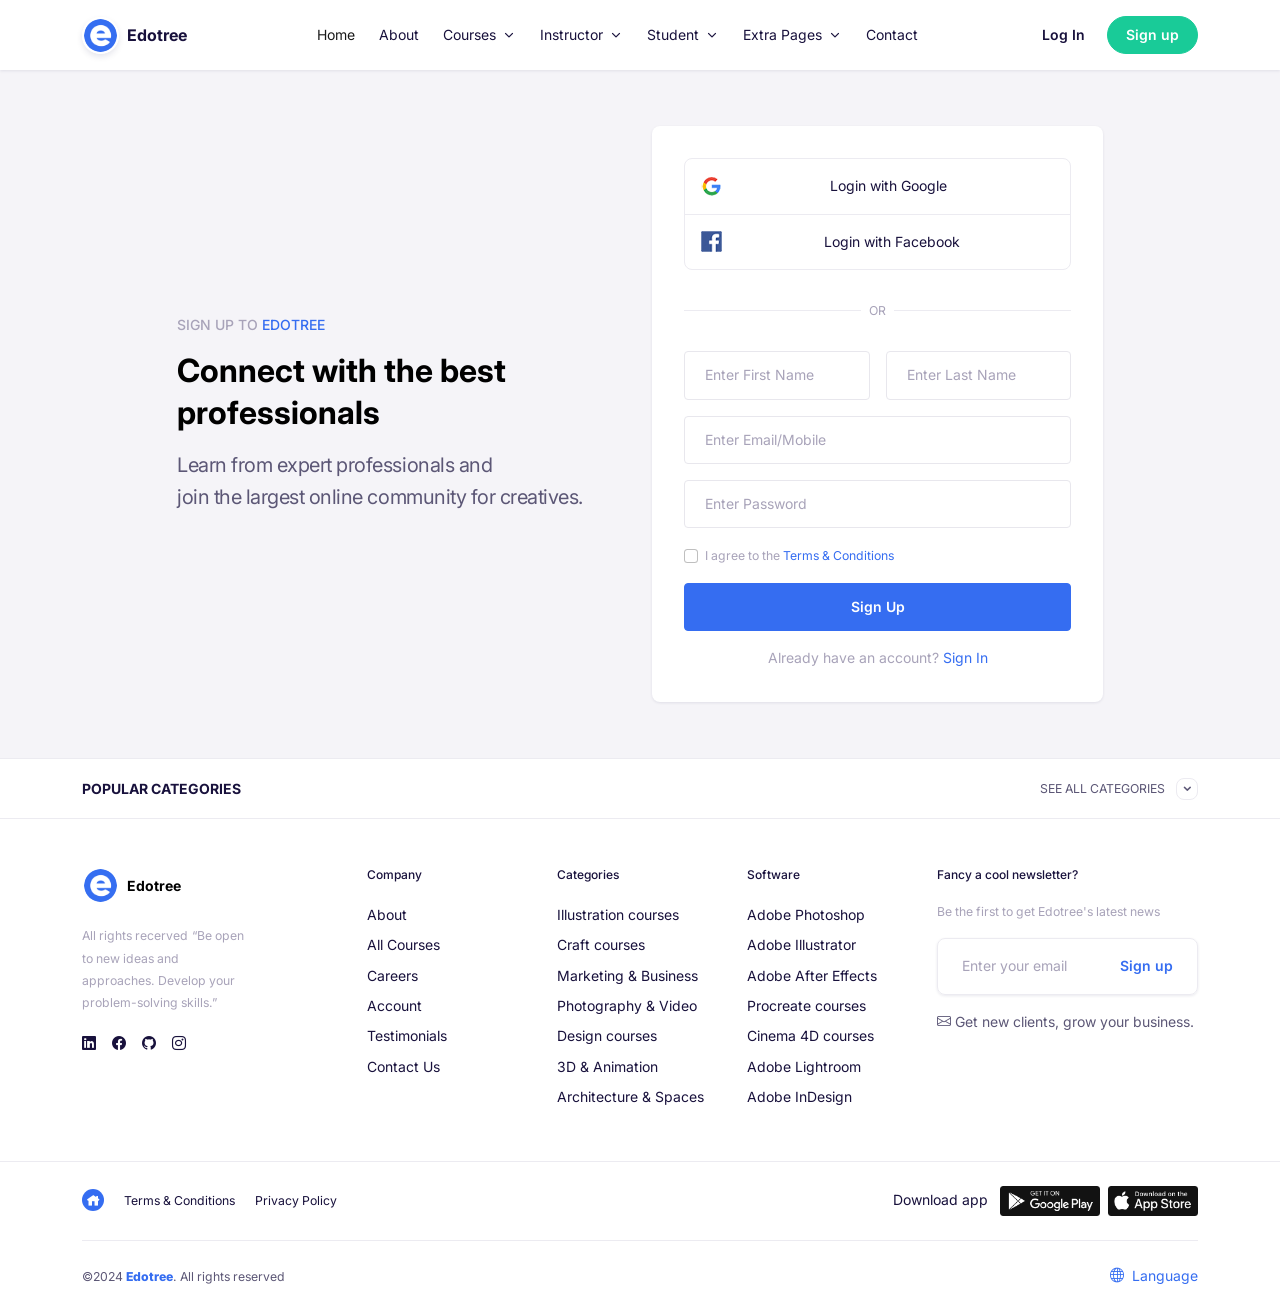
<file: Registration.html>
<!DOCTYPE html><html lang="en"><head>
      <!-- Required meta tags -->
      <meta charset="utf-8">
      <meta name="viewport" content="width=device-width, initial-scale=1">
      <link rel="icon" type="image/png" href="images/icon.png">
      <title>Edotree – Online Course & Education HTML5 Template</title>
      <meta name="description" content="Edotree">
      <meta name="keywords" content="Edotree">
      <!-- Custom Css -->
      <link href="css/style.css" rel="stylesheet">
      <!-- slick Slider -->
      <link href="css/slick.css" rel="stylesheet">
      <link href="css/slick-theme.css" rel="stylesheet">
      <!-- Icofont -->
      <link href="css/icofont.min.css" rel="stylesheet">
      <link rel="stylesheet" href="css/bootstrap-icons.css">
   </head>
   <body class="bg-light">
      <!-- navbar -->
      <nav class="navbar navbar-expand-lg navbar-light bg-white shadow-sm p-0 main-header-nav" id="nav-bar">
         <div class="container">
            <a href="index.html" class="brand d-flex align-items-center mb-0 text-decoration-none me-4 fw-bold h4 text-white">
            <img src="images/logo.png" alt="" class="img-fluid d-inline-block align-text-center me-2 rounded-pill border shadow">
            Edotree
            </a>
            <button class="navbar-toggler" type="button" data-bs-toggle="collapse" data-bs-target="#navbarSupportedContent" aria-controls="navbarSupportedContent" aria-expanded="false" aria-label="Toggle navigation">
            <span class="navbar-toggler-icon"></span>
            </button>
            <div class="collapse navbar-collapse" id="navbarSupportedContent">
               <ul class="navbar-nav mx-auto gap-2 mb-2 mb-lg-0">
                  <li class="nav-item mx-2">
                     <a class="nav-link px-0 py-4 active" href="index.html">Home</a>
                  </li>
                  <li class="nav-item mx-2">
                     <a class="nav-link px-0 py-4" href="about.html">About</a>
                  </li>
                  <li class="nav-item mx-2 dropdown">
                     <a class="nav-link dropdown-toggle px-0 py-4" href="#" role="button" data-bs-toggle="dropdown" aria-expanded="false">
                     Courses
                     </a>
                     <ul class="dropdown-menu m-0 border-0 shadow-sm p-2">
                        <li><a class="dropdown-item px-3 py-2 rounded" href="courses.html">All Courses</a></li>
                        <li><a class="dropdown-item px-3 py-2 rounded" href="courses-detail.html">Courses Detail</a></li>
                        <li><a class="dropdown-item px-3 py-2 rounded" href="successful.html">Order Successful</a></li>
                     </ul>
                  </li>
                  <li class="nav-item mx-2 dropdown">
                     <a class="nav-link dropdown-toggle px-0 py-4" href="#" role="button" data-bs-toggle="dropdown" aria-expanded="false">
                     Instructor
                     </a>
                     <ul class="dropdown-menu m-0 border-0 shadow-sm p-2">
                        <li><a class="dropdown-item px-3 py-2 rounded" href="dashboard.html">Profile</a></li>
                        <li><a class="dropdown-item px-3 py-2 rounded" href="instructor-earnings.html">Earnings</a></li>
                        <li><a class="dropdown-item px-3 py-2 rounded" href="instructor-my-courses.html">My Courses</a></li>
                        <li><a class="dropdown-item px-3 py-2 rounded" href="instructor-orders.html">Orders</a></li>
                        <li><a class="dropdown-item px-3 py-2 rounded" href="instructor-payouts.html">Payouts</a></li>
                        <li><a class="dropdown-item px-3 py-2 rounded" href="instructor-reviews.html">Reviews</a></li>
                        <li><a class="dropdown-item px-3 py-2 rounded" href="instructor-students.html">Students</a></li>
                     </ul>
                  </li>
                  <li class="nav-item mx-2 dropdown">
                     <a class="nav-link dropdown-toggle px-0 py-4" href="#" role="button" data-bs-toggle="dropdown" aria-expanded="false">
                     Student
                     </a>
                     <ul class="dropdown-menu m-0 border-0 shadow-sm p-2">
                        <li><a class="dropdown-item px-3 py-2 rounded" href="student-billing-info.html">Billing Info</a></li>
                        <li><a class="dropdown-item px-3 py-2 rounded" href="student-delete-profile.html">Delete Profile</a></li>
                        <li><a class="dropdown-item px-3 py-2 rounded" href="student-edit-profile.html">Edit Profile</a></li>
                        <li><a class="dropdown-item px-3 py-2 rounded" href="student-invoice.html">Invoice</a></li>
                        <li><a class="dropdown-item px-3 py-2 rounded" href="student-linked-accounts.html">Linked Accounts</a></li>
                        <li><a class="dropdown-item px-3 py-2 rounded" href="student-notifications.html">Notifications</a></li>
                        <li><a class="dropdown-item px-3 py-2 rounded" href="student-payment.html">Payment</a></li>
                        <li><a class="dropdown-item px-3 py-2 rounded" href="student-profile-privacy.html">Profile Privacy</a></li>
                        <li><a class="dropdown-item px-3 py-2 rounded" href="student-security.html">Security</a></li>
                        <li><a class="dropdown-item px-3 py-2 rounded" href="student-social-profiles.html">Social Profiles</a></li>
                        <li><a class="dropdown-item px-3 py-2 rounded" href="student-subscriptions.html">Subscriptions</a></li>
                     </ul>
                  </li>
                  <li class="nav-item mx-2 dropdown">
                     <a class="nav-link dropdown-toggle px-0 py-4" href="#" role="button" data-bs-toggle="dropdown" aria-expanded="false">
                     Extra Pages
                     </a>
                     <ul class="dropdown-menu m-0 border-0 shadow-sm p-2">
                        <li><a class="dropdown-item px-3 py-2 rounded" href="signin.html">Login</a></li>
                        <li><a class="dropdown-item px-3 py-2 rounded" href="signup.html">Signup</a></li>
                        <li><a class="dropdown-item px-3 py-2 rounded" href="forgot.html">Forgot</a></li>
                        <li><a class="dropdown-item px-3 py-2 rounded" href="faq.html">FAQ</a></li>
                        <li><a class="dropdown-item px-3 py-2 rounded" href="careers.html">Careers</a></li>
                        <li><a class="dropdown-item px-3 py-2 rounded" href="testimonials.html">Testimonials</a></li>
                        <li><a class="dropdown-item px-3 py-2 rounded" href="terms-and-conditions.html">Terms & Conditions</a></li>
                        <li><a class="dropdown-item px-3 py-2 rounded" href="privacy-policy.html">Privacy Policy</a></li>
                        <li><a class="dropdown-item px-3 py-2 rounded" href="404.html">Not Found 404</a></li>
                     </ul>
                  </li>
                  <li class="nav-item mx-2">
                     <a class="nav-link px-0 py-4" href="contact.html">Contact</a>
                  </li>
               </ul>
               <div class="d-flex gap-1 align-items-center main-header-nav-right">
                  <a href="signin.html" class="btn text-decoration-none text-white rounded-pill border-0">Log In</a>
                  <a href="signup.html" type="button" class="btn btn-success rounded-pill">Sign up</a>
               </div>
            </div>
         </div>
      </nav>
      <!-- Content -->
      <section class="my-4">
         <div class="container py-5">
            <div class="row justify-content-center align-items-center">
               <div class="col-lg-5">
                  <div class="h5 text-muted text-uppercase">Sign up to <span class="text-primary">Edotree</span></div>
                  <div class="fw-bold display-5 py-2 text-black mb-2">Connect with the best professionals</div>
                  <p class="lead text-dark-50 mb-0">Learn from expert professionals and<br> join
                     the largest online community for creatives.
                  </p>
               </div>
               <div class="col-lg-5">
                  <div class="text-center rounded-3 bg-white shadow-sm p-5">
                     <form action="dashboard.html" class="d-grid gap-3 mb-2">
                        <div class="social-btn border rounded-3">
                           <a href="#" class="text-dark w-100">
                              <div class="d-flex align-items-center py-3 px-3 border-bottom">
                                 <img src="images/google-icon.png" class="img-fluid" alt="Edotree">
                                 <p class="mb-0 mx-auto">Login with Google</p>
                              </div>
                           </a>
                           <a href="#" class="text-dark w-100">
                              <div class="d-flex align-items-center py-3 px-3">
                                 <img src="images/fb-icon.png" class="img-fluid me-2" alt="Edotree">
                                 <p class="mb-0 mx-auto">Login with Facebook</p>
                              </div>
                           </a>
                        </div>
                        <div class="d-flex align-items-center justify-content-between divide my-2">
                           <hr class="w-100">
                           <span class="text-muted small px-2">OR</span>
                           <hr class="w-100">
                        </div>
                        <div class="d-grid d-md-flex gap-3">
                           <input type="text" class="form-control" placeholder="Enter First Name">
                           <input type="text" class="form-control" placeholder="Enter Last Name">
                        </div>
                        <input type="text" class="form-control" placeholder="Enter Email/Mobile">
                        <input type="text" class="form-control" placeholder="Enter Password">
                        <div class="form-check text-start">
                           <input type="checkbox" class="form-check-input" id="exampleCheck1">
                           <label class="form-check-label small text-muted" for="exampleCheck1">I agree to the <a href="terms-and-conditions.html" class="text-mdinfo">Terms & Conditions</a></label>
                        </div>
                        <button type="submit" class="btn btn-primary">Sign Up</button>
                     </form>
                     <p class="text-muted mt-3 mb-0">Already have an account? <a href="signin.html" class="text-mdinfo">Sign In</a></p>
                  </div>
               </div>
            </div>
         </div>
      </section>
      <!-- Refer and get free services -->
      <div class="bg-white border-top border-bottom cities-footer">
         <div>
            <div class="container">
               <a class="w-100 text-body text-decoration-none py-3 d-block" data-bs-toggle="collapse" href="#collapseExample" role="button" aria-expanded="false" aria-controls="collapseExample">
                  <div class="d-flex flex-wrap justify-content-between align-items-center py-1">
                     <h6 class="m-0 h5 text-dark fw-bold">POPULAR CATEGORIES</h6>
                     <small>SEE ALL CATEGORIES <i class="icofont-rounded-down border p-1 ms-2 rounded-3"></i></small>
                  </div>
               </a>
            </div>
         </div>
         <div class="collapse border-top" id="collapseExample">
            <div class="container py-4">
               <div class="row">
                  <div class="col-6 col-lg-3 col-md-3"><a class="py-1 text-decoration-none d-block w-100 link-dark" href="courses.html">llustration courses</a></div>
                  <div class="col-6 col-lg-3 col-md-3"><a class="py-1 text-decoration-none d-block w-100 link-dark" href="courses.html">Craft courses</a></div>
                  <div class="col-6 col-lg-3 col-md-3"><a class="py-1 text-decoration-none d-block w-100 link-dark" href="courses.html">Marketing & Business courses</a></div>
                  <div class="col-6 col-lg-3 col-md-3"><a class="py-1 text-decoration-none d-block w-100 link-dark" href="courses.html">Photography & Video courses</a></div>
                  <div class="col-6 col-lg-3 col-md-3"><a class="py-1 text-decoration-none d-block w-100 link-dark" href="courses.html">Design courses</a></div>
                  <div class="col-6 col-lg-3 col-md-3"><a class="py-1 text-decoration-none d-block w-100 link-dark" href="courses.html">3D & Animation courses</a></div>
                  <div class="col-6 col-lg-3 col-md-3"><a class="py-1 text-decoration-none d-block w-100 link-dark" href="courses.html">Architecture & Spaces courses</a></div>
                  <div class="col-6 col-lg-3 col-md-3"><a class="py-1 text-decoration-none d-block w-100 link-dark" href="courses.html">Web & App Design courses</a></div>
                  <div class="col-6 col-lg-3 col-md-3"><a class="py-1 text-decoration-none d-block w-100 link-dark" href="courses.html">llustration courses</a></div>
                  <div class="col-6 col-lg-3 col-md-3"><a class="py-1 text-decoration-none d-block w-100 link-dark" href="courses.html">Craft courses</a></div>
                  <div class="col-6 col-lg-3 col-md-3"><a class="py-1 text-decoration-none d-block w-100 link-dark" href="courses.html">Marketing & Business courses</a></div>
                  <div class="col-6 col-lg-3 col-md-3"><a class="py-1 text-decoration-none d-block w-100 link-dark" href="courses.html">Photography & Video courses</a></div>
                  <div class="col-6 col-lg-3 col-md-3"><a class="py-1 text-decoration-none d-block w-100 link-dark" href="courses.html">Design courses</a></div>
                  <div class="col-6 col-lg-3 col-md-3"><a class="py-1 text-decoration-none d-block w-100 link-dark" href="courses.html">3D & Animation courses</a></div>
                  <div class="col-6 col-lg-3 col-md-3"><a class="py-1 text-decoration-none d-block w-100 link-dark" href="courses.html">Architecture & Spaces courses</a></div>
                  <div class="col-6 col-lg-3 col-md-3"><a class="py-1 text-decoration-none d-block w-100 link-dark" href="courses.html">Web & App Design courses</a></div>
                  <div class="col-6 col-lg-3 col-md-3"><a class="py-1 text-decoration-none d-block w-100 link-dark" href="courses.html">Writing courses</a></div>
                  <div class="col-6 col-lg-3 col-md-3"><a class="py-1 text-decoration-none d-block w-100 link-dark" href="courses.html">Calligraphy & Typography courses</a></div>
                  <div class="col-6 col-lg-3 col-md-3"><a class="py-1 text-decoration-none d-block w-100 link-dark" href="courses.html">Fashion courses</a></div>
                  <div class="col-6 col-lg-3 col-md-3"><a class="py-1 text-decoration-none d-block w-100 link-dark" href="courses.html">Music & Audio courses</a></div>
                  <div class="col-6 col-lg-3 col-md-3"><a class="py-1 text-decoration-none d-block w-100 link-dark" href="courses.html">Writing courses</a></div>
                  <div class="col-6 col-lg-3 col-md-3"><a class="py-1 text-decoration-none d-block w-100 link-dark" href="courses.html">Calligraphy & Typography courses</a></div>
                  <div class="col-6 col-lg-3 col-md-3"><a class="py-1 text-decoration-none d-block w-100 link-dark" href="courses.html">Fashion courses</a></div>
                  <div class="col-6 col-lg-3 col-md-3"><a class="py-1 text-decoration-none d-block w-100 link-dark" href="courses.html">Music & Audio courses</a></div>
               </div>
            </div>
         </div>
      </div>
      <!-- Footer -->
      <div class="py-5 footer bg-white">
         <div>
            <div class="container py-3">
               <div class="row">
                  <div class="col-md-12 col-lg-2 col-6 order-1 order-md-0">
                     <a href="index.html" class="brand d-flex align-items-center mb-0 text-decoration-none me-4 fw-bold h5 text-black">
                     <img src="images/logo.png" alt="" class="img-fluid d-inline-block align-text-center me-2 rounded-pill">
                     Edotree
                     </a>
                     <div class="text-muted my-3 py-1">
                        <small>All rights recerved</small>
                        <span class="small">“Be open to new ideas and approaches. Develop your problem-solving skills.”</span>
                     </div>
                     <div class="d-flex gap-3 h5 m-0">
                        <a href="#" class="link-dark"><i class="bi bi-linkedin"></i></a>
                        <a href="#" class="link-dark"><i class="bi bi-facebook"></i></a>
                        <a href="#" class="link-dark"><i class="bi bi-github"></i></a>
                        <a href="#" class="link-dark"><i class="bi bi-instagram"></i></a>
                     </div>
                  </div>
                  <div class="col-md-6 col-lg-2 col-6 offset-lg-1 mb-lg-0 mb-3">
                     <h6 class="pb-2">Company</h6>
                     <a class="py-1 text-decoration-none d-block w-100 link-dark" href="about.html">About</a>
                     <a class="py-1 text-decoration-none d-block w-100 link-dark" href="courses.html">All Courses</a>
                     <a class="py-1 text-decoration-none d-block w-100 link-dark" href="careers.html">Careers</a>
                     <a class="py-1 text-decoration-none d-block w-100 link-dark" href="student-edit-profile.html">Account</a>
                     <a class="py-1 text-decoration-none d-block w-100 link-dark" href="testimonials.html">Testimonials</a>
                     <a class="py-1 text-decoration-none d-block w-100 link-dark" href="contact.html">Contact Us</a>
                  </div>
                  <div class="col-md-6 col-lg-2 col-6">
                     <h6 class="pb-2">Categories</h6>
                     <a class="py-1 text-decoration-none d-block w-100 link-dark" href="courses.html">Illustration courses</a>
                     <a class="py-1 text-decoration-none d-block w-100 link-dark" href="courses.html">Craft courses</a>
                     <a class="py-1 text-decoration-none d-block w-100 link-dark" href="courses.html">Marketing & Business</a>
                     <a class="py-1 text-decoration-none d-block w-100 link-dark" href="courses.html">Photography & Video</a>
                     <a class="py-1 text-decoration-none d-block w-100 link-dark" href="courses.html">Design courses</a>
                     <a class="py-1 text-decoration-none d-block w-100 link-dark" href="courses.html">3D & Animation</a>
                     <a class="py-1 text-decoration-none d-block w-100 link-dark" href="courses.html">Architecture & Spaces</a>
                  </div>
                  <div class="col-md-12 col-lg-2 col-12 mb-lg-0 mb-3">
                     <h6 class="pb-2">Software</h6>
                     <a class="py-1 text-decoration-none d-block w-100 link-dark" href="courses.html">Adobe Photoshop</a>
                     <a class="py-1 text-decoration-none d-block w-100 link-dark" href="courses.html">Adobe Illustrator</a>
                     <a class="py-1 text-decoration-none d-block w-100 link-dark" href="courses.html">Adobe After Effects</a>
                     <a class="py-1 text-decoration-none d-block w-100 link-dark" href="courses.html">Procreate courses</a>
                     <a class="py-1 text-decoration-none d-block w-100 link-dark" href="courses.html">Cinema 4D courses</a>
                     <a class="py-1 text-decoration-none d-block w-100 link-dark" href="courses.html">Adobe Lightroom </a>
                     <a class="py-1 text-decoration-none d-block w-100 link-dark" href="courses.html">Adobe InDesign </a>
                  </div>
                  <div class="col-md-12 col-lg-3 col-6 order-1 order-md-0">
                     <h6 class="pb-2">Fancy a cool newsletter?</h6>
                     <small class="text-muted">Be the first to get Edotree's latest news</small>
                     <form>
                        <div class="input-group my-3 shadow-sm border rounded-3 overflow-hidden p-1">
                           <input type="text" class="form-control shadow-none border-0" placeholder="Enter your email">
                           <a href="" class="input-group-text bg-white shadow-none border-0 text-primary btn" id="basic-addon2">
                           Sign up
                           </a>
                        </div>
                     </form>
                     <p><i class="bi bi-envelope"></i> Get new clients, grow your business.</p>
                  </div>
               </div>
            </div>
         </div>
      </div>
      <footer class="footer bg-white border-top">
         <div class="container">
            <div class="row align-items-center justify-content-between py-4">
               <div class="col-auto">
                  <div class="mb-4 mb-md-0">
                     <a href="index.html" class="text-decoration-none link-dark fw-bold"><i class="icofont-home bg-primary text-white p-1 rounded-pill"></i></a>
                     <a href="terms-and-conditions.html" class="text-decoration-none link-dark small mx-3">Terms & Conditions</a>
                     <a href="privacy-policy.html" class="text-decoration-none link-dark small">Privacy Policy</a>
                  </div>
               </div>
               <div class="col-auto">
                  <div class="d-flex align-items-center gap-1">
                     <a href="#" class="text-decoration-none link-dark pe-2">Download app</a>
                     <a class="me-1" href="#"><img src="images/google.png" class="img-fluid app-icon" alt="#" loading="lazy"></a>
                     <a href="#"><img src="images/apple.png" class="img-fluid app-icon" alt="#" loading="lazy"></a>
                  </div>
               </div>
            </div>
            <hr class="m-0">
            <div class="row align-items-center justify-content-between flex-column flex-sm-row py-4">
               <div class="col-auto order-1 order-md-0">
                  <span class="small">©2024 <b class="text-primary">Edotree</b>. All rights reserved</span>
               </div>
               <div class="col-auto order-0 order-md-1">
                  <a href="#" class="text-decoration-none text-primary"><i class="bi bi-globe me-1"></i> Language</a>
               </div>
            </div>
         </div>
      </footer>
   
   
   <script src="js/jquery.min.js"></script>
   <!-- Bootstrap Bundle Js -->
   <script src="js/bootstrap.bundle.min.js"></script>
   <!-- Slick Js -->
   <script src="js/slick.min.js"></script>
   <!-- Custom Js -->
   <script src="js/custom.js"></script>
</body><!-- Jquery Js --></html>
</file>
